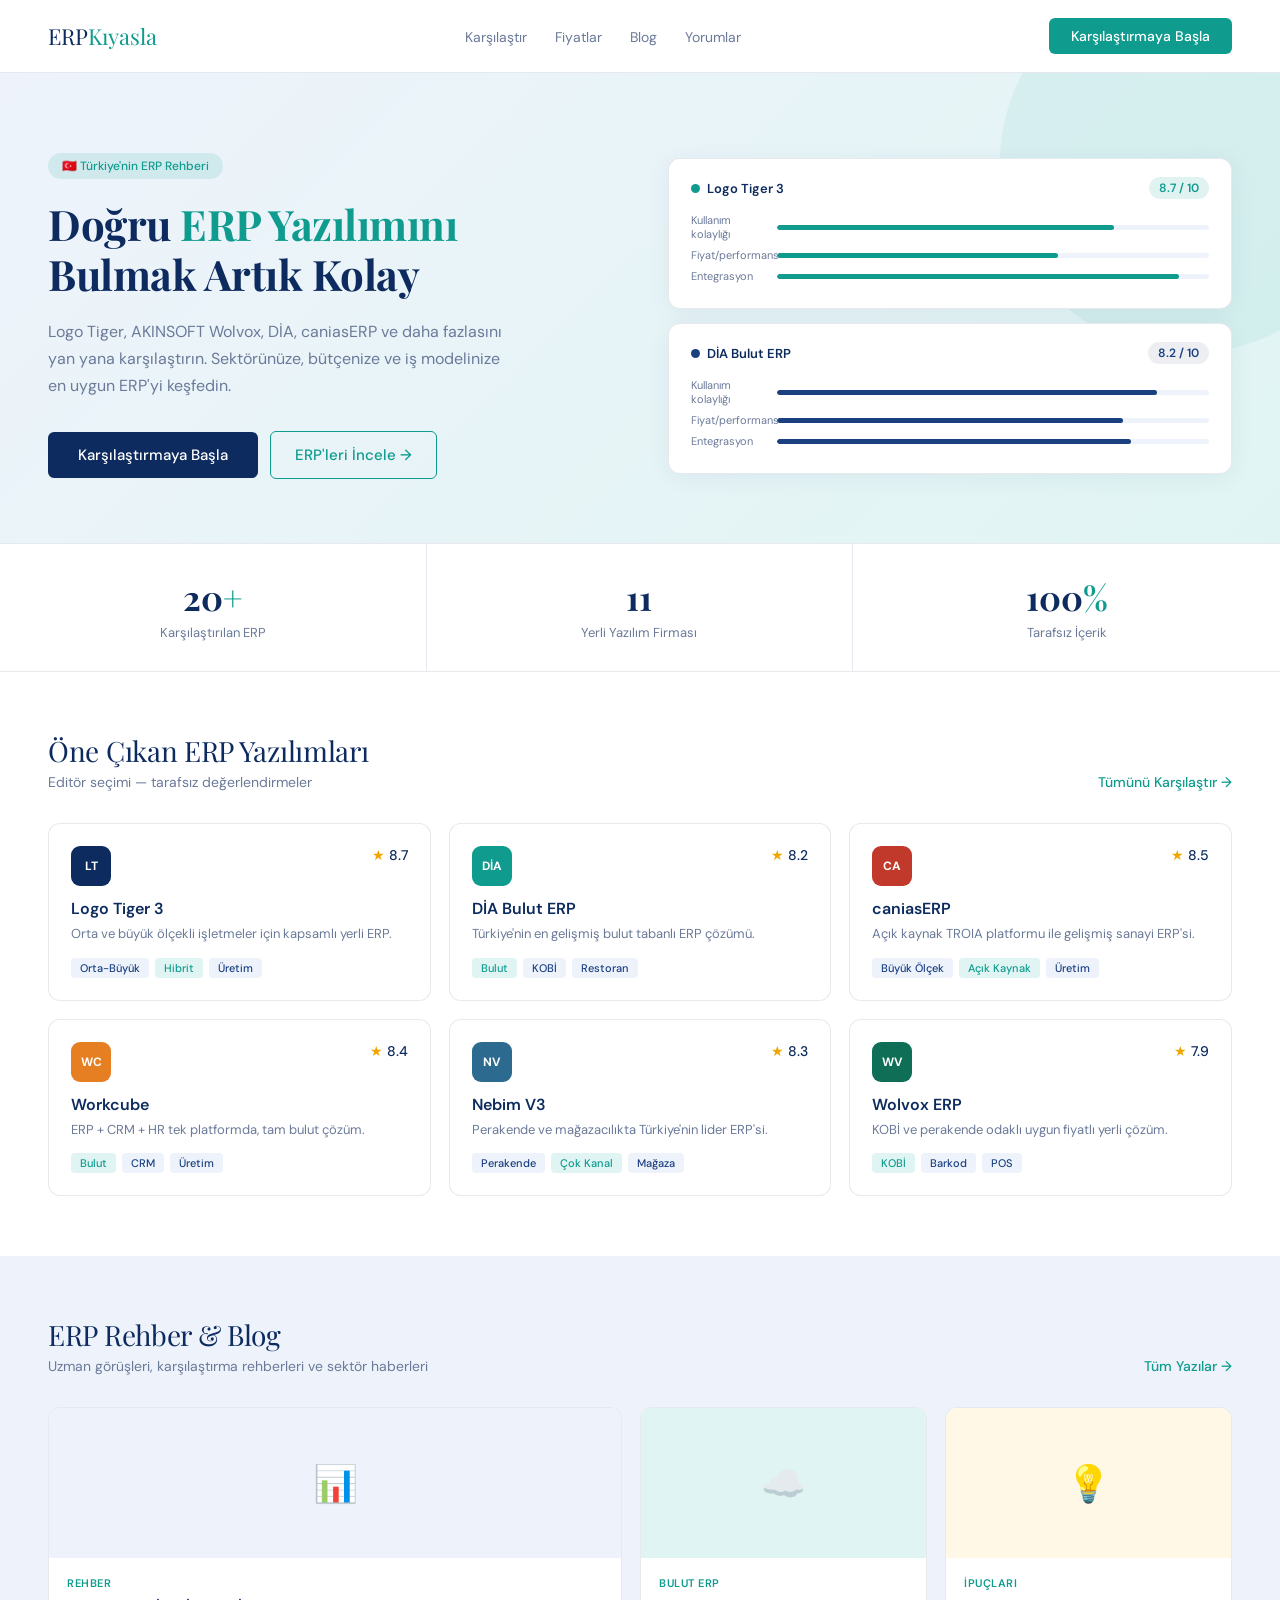
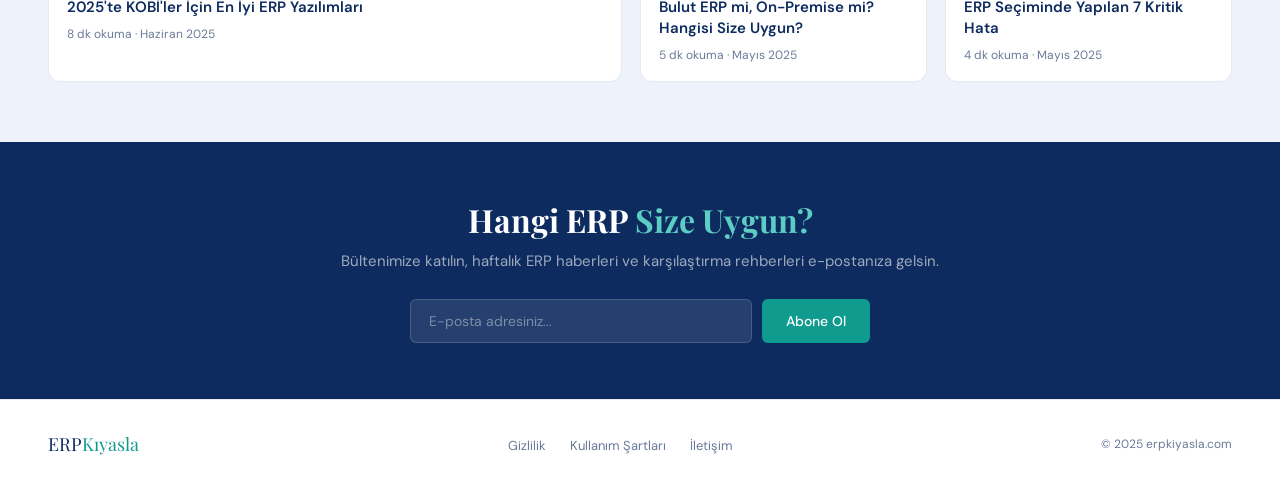
<file: index.html>
<!DOCTYPE html>
<html lang="tr">
<head>
<meta charset="UTF-8">
<meta name="viewport" content="width=device-width, initial-scale=1.0">
<title>ERPKıyasla - Türkiye'nin ERP Karşılaştırma Rehberi</title>
<meta name="description" content="SAP, Logo Tiger, Wolvox, DİA ve daha fazlasını yan yana karşılaştırın. İşletmenize en uygun ERP yazılımını bulun.">
<link rel="preconnect" href="https://fonts.googleapis.com">
<link href="https://fonts.googleapis.com/css2?family=Playfair+Display:wght@600;700&family=DM+Sans:wght@300;400;500&display=swap" rel="stylesheet">
<link rel="stylesheet" href="style.css">
</head>
<body>

<!-- NAV -->
<nav class="nav">
  <div class="logo">ERP<span>Kıyasla</span></div>
  <ul class="nav-links">
    <li><a href="karsilastir.html">Karşılaştır</a></li>
    <li><a href="fiyatlar.html">Fiyatlar</a></li>
    <li><a href="blog.html">Blog</a></li>
    <li><a href="yorumlar.html">Yorumlar</a></li>
  </ul>
  <a href="karsilastir.html" class="nav-cta">Karşılaştırmaya Başla</a>
</nav>

<!-- HERO -->
<section class="hero">
  <div class="hero-content">
    <div class="hero-badge">🇹🇷 Türkiye'nin ERP Rehberi</div>
    <h1>Doğru <em>ERP Yazılımını</em><br>Bulmak Artık Kolay</h1>
    <p>Logo Tiger, AKINSOFT Wolvox, DİA, caniasERP ve daha fazlasını yan yana karşılaştırın. Sektörünüze, bütçenize ve iş modelinize en uygun ERP'yi keşfedin.</p>
    <div class="hero-btns">
      <a href="karsilastir.html" class="btn-primary">Karşılaştırmaya Başla</a>
      <a href="#erpler" class="btn-secondary">ERP'leri İncele →</a>
    </div>
  </div>
  <div class="hero-visual">
    <div class="compare-card">
      <div class="compare-card-header">
        <div class="erp-logo-chip"><div class="erp-dot" style="background:#0F9B8E"></div>Logo Tiger 3</div>
        <span class="score-badge score-high">8.7 / 10</span>
      </div>
      <div class="compare-bar-row"><span class="bar-label">Kullanım kolaylığı</span><div class="bar-track"><div class="bar-fill bar-tq" style="width:78%"></div></div></div>
      <div class="compare-bar-row"><span class="bar-label">Fiyat/performans</span><div class="bar-track"><div class="bar-fill bar-tq" style="width:65%"></div></div></div>
      <div class="compare-bar-row"><span class="bar-label">Entegrasyon</span><div class="bar-track"><div class="bar-fill bar-tq" style="width:93%"></div></div></div>
    </div>
    <div class="compare-card">
      <div class="compare-card-header">
        <div class="erp-logo-chip"><div class="erp-dot" style="background:#1A4080"></div>DİA Bulut ERP</div>
        <span class="score-badge score-mid">8.2 / 10</span>
      </div>
      <div class="compare-bar-row"><span class="bar-label">Kullanım kolaylığı</span><div class="bar-track"><div class="bar-fill bar-nv" style="width:88%"></div></div></div>
      <div class="compare-bar-row"><span class="bar-label">Fiyat/performans</span><div class="bar-track"><div class="bar-fill bar-nv" style="width:80%"></div></div></div>
      <div class="compare-bar-row"><span class="bar-label">Entegrasyon</span><div class="bar-track"><div class="bar-fill bar-nv" style="width:82%"></div></div></div>
    </div>
  </div>
</section>

<!-- STATS -->
<div class="stats">
  <div class="stat-item"><div class="stat-num">20<span>+</span></div><div class="stat-label">Karşılaştırılan ERP</div></div>
  <div class="stat-item"><div class="stat-num">11</div><div class="stat-label">Yerli Yazılım Firması</div></div>
  <div class="stat-item"><div class="stat-num">100<span>%</span></div><div class="stat-label">Tarafsız İçerik</div></div>
</div>

<!-- ERP LİSTESİ -->
<section class="section" id="erpler">
  <div class="section-header">
    <div>
      <div class="section-title">Öne Çıkan ERP Yazılımları</div>
      <div class="section-sub">Editör seçimi — tarafsız değerlendirmeler</div>
    </div>
    <a href="karsilastir.html" class="see-all">Tümünü Karşılaştır →</a>
  </div>
  <div class="erp-grid">
    <div class="erp-item">
      <div class="erp-item-top">
        <div class="erp-icon" style="background:#0D2B5E">LT</div>
        <div class="erp-rating"><span class="star">★</span> 8.7</div>
      </div>
      <div class="erp-name">Logo Tiger 3</div>
      <div class="erp-desc">Orta ve büyük ölçekli işletmeler için kapsamlı yerli ERP.</div>
      <div class="erp-tags"><span class="tag">Orta-Büyük</span><span class="tag tq">Hibrit</span><span class="tag">Üretim</span></div>
    </div>
    <div class="erp-item">
      <div class="erp-item-top">
        <div class="erp-icon" style="background:#0F9B8E">DİA</div>
        <div class="erp-rating"><span class="star">★</span> 8.2</div>
      </div>
      <div class="erp-name">DİA Bulut ERP</div>
      <div class="erp-desc">Türkiye'nin en gelişmiş bulut tabanlı ERP çözümü.</div>
      <div class="erp-tags"><span class="tag tq">Bulut</span><span class="tag">KOBİ</span><span class="tag">Restoran</span></div>
    </div>
    <div class="erp-item">
      <div class="erp-item-top">
        <div class="erp-icon" style="background:#C0392B">CA</div>
        <div class="erp-rating"><span class="star">★</span> 8.5</div>
      </div>
      <div class="erp-name">caniasERP</div>
      <div class="erp-desc">Açık kaynak TROIA platformu ile gelişmiş sanayi ERP'si.</div>
      <div class="erp-tags"><span class="tag">Büyük Ölçek</span><span class="tag tq">Açık Kaynak</span><span class="tag">Üretim</span></div>
    </div>
    <div class="erp-item">
      <div class="erp-item-top">
        <div class="erp-icon" style="background:#E67E22">WC</div>
        <div class="erp-rating"><span class="star">★</span> 8.4</div>
      </div>
      <div class="erp-name">Workcube</div>
      <div class="erp-desc">ERP + CRM + HR tek platformda, tam bulut çözüm.</div>
      <div class="erp-tags"><span class="tag tq">Bulut</span><span class="tag">CRM</span><span class="tag">Üretim</span></div>
    </div>
    <div class="erp-item">
      <div class="erp-item-top">
        <div class="erp-icon" style="background:#2D6A8F">NV</div>
        <div class="erp-rating"><span class="star">★</span> 8.3</div>
      </div>
      <div class="erp-name">Nebim V3</div>
      <div class="erp-desc">Perakende ve mağazacılıkta Türkiye'nin lider ERP'si.</div>
      <div class="erp-tags"><span class="tag">Perakende</span><span class="tag tq">Çok Kanal</span><span class="tag">Mağaza</span></div>
    </div>
    <div class="erp-item">
      <div class="erp-item-top">
        <div class="erp-icon" style="background:#0F6E56">WV</div>
        <div class="erp-rating"><span class="star">★</span> 7.9</div>
      </div>
      <div class="erp-name">Wolvox ERP</div>
      <div class="erp-desc">KOBİ ve perakende odaklı uygun fiyatlı yerli çözüm.</div>
      <div class="erp-tags"><span class="tag tq">KOBİ</span><span class="tag">Barkod</span><span class="tag">POS</span></div>
    </div>
  </div>
</section>

<!-- BLOG -->
<section class="section section-alt">
  <div class="section-header">
    <div>
      <div class="section-title">ERP Rehber & Blog</div>
      <div class="section-sub">Uzman görüşleri, karşılaştırma rehberleri ve sektör haberleri</div>
    </div>
    <a href="#" class="see-all">Tüm Yazılar →</a>
  </div>
  <div class="blog-grid">
    <div class="blog-card">
      <div class="blog-img" style="background:#EEF3FB">📊</div>
      <div class="blog-body">
        <div class="blog-cat">Rehber</div>
        <div class="blog-title">2025'te KOBİ'ler İçin En İyi ERP Yazılımları</div>
        <div class="blog-meta">8 dk okuma · Haziran 2025</div>
      </div>
    </div>
    <div class="blog-card">
      <div class="blog-img" style="background:#E0F5F3">☁️</div>
      <div class="blog-body">
        <div class="blog-cat">Bulut ERP</div>
        <div class="blog-title">Bulut ERP mi, On-Premise mi? Hangisi Size Uygun?</div>
        <div class="blog-meta">5 dk okuma · Mayıs 2025</div>
      </div>
    </div>
    <div class="blog-card">
      <div class="blog-img" style="background:#FFF8E7">💡</div>
      <div class="blog-body">
        <div class="blog-cat">İpuçları</div>
        <div class="blog-title">ERP Seçiminde Yapılan 7 Kritik Hata</div>
        <div class="blog-meta">4 dk okuma · Mayıs 2025</div>
      </div>
    </div>
  </div>
</section>

<!-- CTA -->
<section class="cta-strip">
  <h2>Hangi ERP <em>Size Uygun?</em></h2>
  <p>Bültenimize katılın, haftalık ERP haberleri ve karşılaştırma rehberleri e-postanıza gelsin.</p>
  <div class="cta-input-row">
    <input class="cta-input" type="email" placeholder="E-posta adresiniz...">
    <button class="cta-btn">Abone Ol</button>
  </div>
</section>

<!-- FOOTER -->
<footer class="footer">
  <div class="footer-logo">ERP<span>Kıyasla</span></div>
  <ul class="footer-links">
    <li><a href="#">Gizlilik</a></li>
    <li><a href="#">Kullanım Şartları</a></li>
    <li><a href="#">İletişim</a></li>
  </ul>
  <div class="footer-copy">© 2025 erpkiyasla.com</div>
</footer>

</body>
</html>
</file>
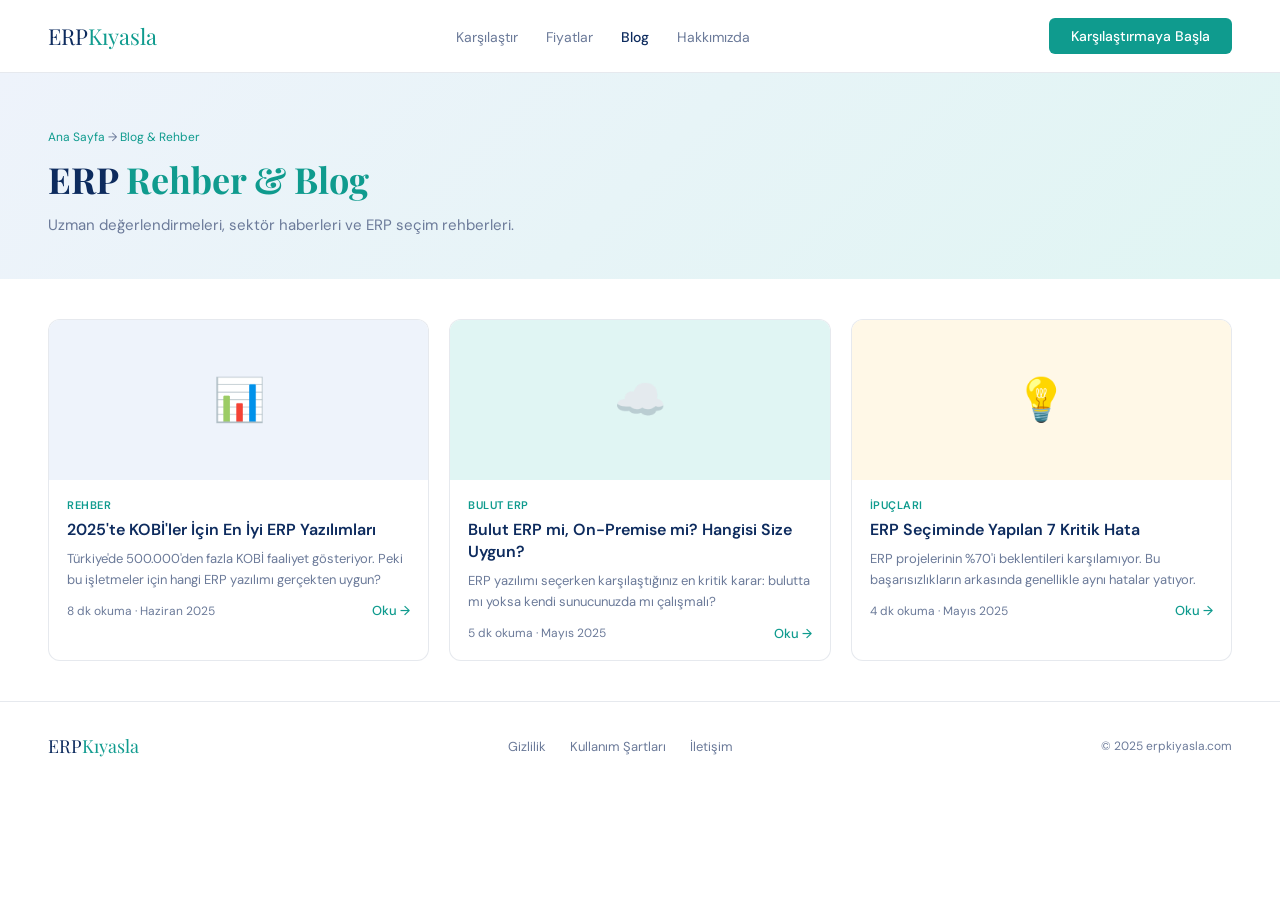
<file: blog.html>
<!DOCTYPE html>
<html lang="tr">
<head>
<meta charset="UTF-8">
<meta name="viewport" content="width=device-width, initial-scale=1.0">
<title>ERP Blog & Rehber - ERPKıyasla</title>
<link href="https://fonts.googleapis.com/css2?family=Playfair+Display:wght@600;700&family=DM+Sans:wght@300;400;500&display=swap" rel="stylesheet">
<link rel="stylesheet" href="style.css">
<style>
.blog-hero{background:linear-gradient(135deg,var(--navy-light) 0%,var(--tq-light) 100%);padding:56px 48px 40px;}
.blog-hero h1{font-family:'Playfair Display',serif;font-size:36px;color:var(--navy);margin-bottom:10px;}
.blog-hero h1 em{font-style:normal;color:var(--tq);}
.blog-hero p{font-size:15px;color:var(--text-muted);max-width:520px;line-height:1.7;}
.blog-main{padding:40px 48px;}
.blog-list{display:grid;grid-template-columns:repeat(3,1fr);gap:20px;}
.bl-card{background:var(--white);border:1px solid var(--border);border-radius:12px;overflow:hidden;transition:box-shadow .2s;cursor:pointer;}
.bl-card:hover{box-shadow:0 6px 24px rgba(13,43,94,0.1);}
.bl-img{height:160px;display:flex;align-items:center;justify-content:center;font-size:42px;}
.bl-body{padding:18px;}
.bl-cat{font-size:11px;font-weight:600;color:var(--tq);text-transform:uppercase;letter-spacing:.5px;margin-bottom:7px;}
.bl-title{font-size:16px;font-weight:600;color:var(--navy);line-height:1.4;margin-bottom:8px;}
.bl-excerpt{font-size:13px;color:var(--text-muted);line-height:1.6;margin-bottom:12px;}
.bl-meta{font-size:12px;color:var(--text-muted);display:flex;align-items:center;justify-content:space-between;}
.bl-read{color:var(--tq);font-weight:500;text-decoration:none;font-size:13px;}
.bl-read:hover{text-decoration:underline;}

/* ARTICLE */
.article-wrap{max-width:780px;margin:0 auto;padding:40px 48px;}
.article-header{margin-bottom:32px;}
.article-cat{font-size:12px;font-weight:600;color:var(--tq);text-transform:uppercase;letter-spacing:.5px;margin-bottom:12px;}
.article-title{font-family:'Playfair Display',serif;font-size:34px;color:var(--navy);line-height:1.3;margin-bottom:14px;letter-spacing:-.5px;}
.article-meta{font-size:13px;color:var(--text-muted);display:flex;gap:16px;flex-wrap:wrap;}
.article-body h2{font-family:'Playfair Display',serif;font-size:22px;color:var(--navy);margin:28px 0 12px;}
.article-body p{font-size:15px;line-height:1.8;color:#3A4560;margin-bottom:16px;}
.article-body ul,.article-body ol{padding-left:20px;margin-bottom:16px;}
.article-body li{font-size:15px;line-height:1.8;color:#3A4560;margin-bottom:6px;}
.article-body strong{color:var(--navy);}
.info-box{background:var(--navy-light);border-left:3px solid var(--tq);padding:16px 20px;border-radius:0 8px 8px 0;margin:20px 0;}
.info-box p{margin:0;font-size:14px;}
.comparison-table{width:100%;border-collapse:collapse;margin:20px 0;font-size:14px;}
.comparison-table th{background:var(--navy);color:#fff;padding:10px 14px;text-align:left;font-size:13px;}
.comparison-table td{padding:10px 14px;border-bottom:1px solid var(--border);}
.comparison-table tr:hover td{background:var(--navy-light);}
.article-divider{border:none;border-top:1px solid var(--border);margin:32px 0;}
.back-btn{display:inline-flex;align-items:center;gap:6px;color:var(--tq);font-size:13px;font-weight:500;text-decoration:none;margin-bottom:24px;}
.back-btn:hover{text-decoration:underline;}

@media(max-width:900px){
.blog-hero,.blog-main{padding:32px 20px;}
.blog-list{grid-template-columns:1fr;}
.article-wrap{padding:24px 20px;}
.article-title{font-size:26px;}
}
</style>
</head>
<body>

<nav class="nav">
  <a href="index.html" class="logo">ERP<span>Kıyasla</span></a>
  <ul class="nav-links">
    <li><a href="karsilastir.html">Karşılaştır</a></li>
    <li><a href="fiyatlar.html">Fiyatlar</a></li>
    <li><a href="blog.html" class="active">Blog</a></li>
    <li><a href="#">Hakkımızda</a></li>
  </ul>
  <a href="karsilastir.html" class="nav-cta">Karşılaştırmaya Başla</a>
</nav>

<!-- Blog listesi -->
<div id="blog-list-view">
  <div class="blog-hero">
    <div class="breadcrumb"><a href="index.html">Ana Sayfa</a> → <span style="color:var(--tq)">Blog & Rehber</span></div>
    <h1>ERP <em>Rehber & Blog</em></h1>
    <p>Uzman değerlendirmeleri, sektör haberleri ve ERP seçim rehberleri.</p>
  </div>

  <div class="blog-main">
    <div class="blog-list">

      <div class="bl-card" onclick="showArticle('art1')">
        <div class="bl-img" style="background:var(--navy-light)">📊</div>
        <div class="bl-body">
          <div class="bl-cat">Rehber</div>
          <div class="bl-title">2025'te KOBİ'ler İçin En İyi ERP Yazılımları</div>
          <div class="bl-excerpt">Türkiye'de 500.000'den fazla KOBİ faaliyet gösteriyor. Peki bu işletmeler için hangi ERP yazılımı gerçekten uygun?</div>
          <div class="bl-meta">
            <span>8 dk okuma · Haziran 2025</span>
            <a class="bl-read" onclick="showArticle('art1')">Oku →</a>
          </div>
        </div>
      </div>

      <div class="bl-card" onclick="showArticle('art2')">
        <div class="bl-img" style="background:var(--tq-light)">☁️</div>
        <div class="bl-body">
          <div class="bl-cat">Bulut ERP</div>
          <div class="bl-title">Bulut ERP mi, On-Premise mi? Hangisi Size Uygun?</div>
          <div class="bl-excerpt">ERP yazılımı seçerken karşılaştığınız en kritik karar: bulutta mı yoksa kendi sunucunuzda mı çalışmalı?</div>
          <div class="bl-meta">
            <span>5 dk okuma · Mayıs 2025</span>
            <a class="bl-read" onclick="showArticle('art2')">Oku →</a>
          </div>
        </div>
      </div>

      <div class="bl-card" onclick="showArticle('art3')">
        <div class="bl-img" style="background:#FFF8E7">💡</div>
        <div class="bl-body">
          <div class="bl-cat">İpuçları</div>
          <div class="bl-title">ERP Seçiminde Yapılan 7 Kritik Hata</div>
          <div class="bl-excerpt">ERP projelerinin %70'i beklentileri karşılamıyor. Bu başarısızlıkların arkasında genellikle aynı hatalar yatıyor.</div>
          <div class="bl-meta">
            <span>4 dk okuma · Mayıs 2025</span>
            <a class="bl-read" onclick="showArticle('art3')">Oku →</a>
          </div>
        </div>
      </div>

    </div>
  </div>
</div>

<!-- MAKALE 1 -->
<div id="art1" style="display:none">
  <div class="article-wrap">
    <a class="back-btn" onclick="showList()">← Blog'a Dön</a>
    <div class="article-header">
      <div class="article-cat">📊 Rehber</div>
      <h1 class="article-title">2025'te KOBİ'ler İçin En İyi ERP Yazılımları</h1>
      <div class="article-meta">
        <span>✍️ ERPKıyasla Editörü</span>
        <span>📅 Haziran 2025</span>
        <span>⏱ 8 dakika okuma</span>
      </div>
    </div>
    <div class="article-body">
      <p>Türkiye'de 500.000'den fazla KOBİ faaliyet gösteriyor. Bu işletmelerin büyük çoğunluğu hâlâ Excel tabloları, ayrı muhasebe yazılımları ve birbirine bağlanmayan sistemlerle çalışıyor. Oysa doğru bir ERP yazılımı, bir KOBİ'nin verimliliğini kısa sürede ciddi ölçüde artırabilir.</p>

      <div class="info-box"><p>💡 <strong>Ne zaman ERP almanız gerekir?</strong> Sipariş takibini kaybetmeye başladığınızda, stok sayımı günler alıyorsa, muhasebe ile satış verileri uyuşmuyorsa — ERP zamanı gelmiştir.</p></div>

      <h2>KOBİ'ler İçin ERP Seçerken Nelere Dikkat Edilmeli?</h2>
      <p>Büyük kurumsal ERP yazılımları (SAP, Oracle gibi) KOBİ'ler için genellikle fazla karmaşık ve pahalıdır. KOBİ'lere uygun bir ERP şu özellikleri taşımalıdır:</p>
      <ul>
        <li><strong>Hızlı kurulum:</strong> 3 ayı aşan kurulum süreleri KOBİ'ler için risklidir.</li>
        <li><strong>Uygun maliyet:</strong> Yıllık 50.000–200.000 ₺ aralığında çözümler mevcuttur.</li>
        <li><strong>Türk mevzuatı uyumu:</strong> e-Fatura, e-Arşiv, e-Defter zorunlu olmalı.</li>
        <li><strong>Kolay kullanım:</strong> Uzun eğitim gerektirmemeli.</li>
        <li><strong>Yerel destek:</strong> Türkçe destek ve kolay ulaşılabilir iş ortakları önemli.</li>
      </ul>

      <h2>2025'te KOBİ'ler İçin Öne Çıkan 5 ERP</h2>

      <h2 style="font-size:18px">1. Logo GO — En Yaygın KOBİ Tercihi</h2>
      <p>Logo'nun KOBİ segmentine yönelik ürünü olan Logo GO, Türkiye'de en fazla kullanılan ERP yazılımlarından biri. Web tabanlı erişim imkanı, hızlı kurulum süresi ve Logo'nun geniş iş ortağı ağı sayesinde güçlü satış sonrası destek sunuyor. Muhasebe, stok yönetimi ve e-Fatura gibi temel modülleri kapsıyor.</p>

      <h2 style="font-size:18px">2. AKINSOFT Wolvox — Fiyat/Kalite Şampiyonu</h2>
      <p>Tek seferlik lisans modeliyle öne çıkan Wolvox ERP, özellikle perakende ve ticaret sektöründeki KOBİ'lerin favorisi. Barkod/POS entegrasyonu, seri/lot takibi ve uygun fiyatlandırması ile öne çıkıyor. Bulut desteği sınırlı olsa da on-premise kurulum için güçlü bir seçenek.</p>

      <h2 style="font-size:18px">3. DİA Bulut ERP — Sıfır IT Maliyeti</h2>
      <p>Sunucu, kurulum, bakım masrafı olmaksızın aylık abonelik modeliyle çalışan DİA, IT altyapısına yatırım yapmak istemeyen KOBİ'ler için ideal. Özellikle restoran, otel ve perakende sektöründe sektörel modülleriyle öne çıkıyor.</p>

      <h2 style="font-size:18px">4. Mikro Jump — Bütçe Dostu Denge</h2>
      <p>35 yılı aşkın geçmişiyle Mikro Yazılım, KOBİ segmentinde güvenilir bir isim. Mikro Jump, muhasebe, stok, satış ve bütçe kontrolü modüllerini dengeli bir fiyatla bir araya getiriyor. Türk mevzuatına tam uyumlu.</p>

      <h2 style="font-size:18px">5. ERP LioX (Uyumsoft) — Modern Bulut Alternatifi</h2>
      <p>Uyumsoft'un yeni nesil bulut ERP'si LioX, modern arayüzü, güçlü API desteği ve iş zekası entegrasyonuyla dikkat çekiyor. Özellikle yazılım entegrasyonuna önem veren ve veriyi analiz etmek isteyen KOBİ'ler için uygun bir seçenek.</p>

      <table class="comparison-table">
        <thead>
          <tr><th>ERP</th><th>Kullanım Kolaylığı</th><th>Fiyat/Kalite</th><th>Bulut</th><th>Önerilen Sektör</th></tr>
        </thead>
        <tbody>
          <tr><td>Logo GO</td><td>⭐⭐⭐⭐</td><td>⭐⭐⭐½</td><td>Kısmi</td><td>Genel KOBİ</td></tr>
          <tr><td>Wolvox ERP</td><td>⭐⭐⭐⭐½</td><td>⭐⭐⭐⭐½</td><td>❌</td><td>Perakende, Ticaret</td></tr>
          <tr><td>DİA ERP</td><td>⭐⭐⭐⭐½</td><td>⭐⭐⭐⭐</td><td>✅ Tam</td><td>Restoran, Otel, Perakende</td></tr>
          <tr><td>Mikro Jump</td><td>⭐⭐⭐⭐½</td><td>⭐⭐⭐⭐½</td><td>Kısmi</td><td>Genel KOBİ</td></tr>
          <tr><td>ERP LioX</td><td>⭐⭐⭐⭐</td><td>⭐⭐⭐⭐</td><td>✅ Tam</td><td>Üretim, Teknoloji</td></tr>
        </tbody>
      </table>

      <h2>Sonuç</h2>
      <p>KOBİ'ler için "en iyi ERP" diye tek bir cevap yok. Perakende firmaları için Wolvox veya DİA uygunken, üretim yapan firmalar için Mikro Run ya da LioX daha iyi bir seçenek olabilir. En doğru yaklaşım: sektörünüze ve önceliklerinize göre 2-3 ERP'yi karşılaştırmak.</p>

      <div class="info-box"><p>🎯 <strong>Hızlı başlangıç:</strong> <a href="karsilastir.html" style="color:var(--tq)">Karşılaştırma aracımızı</a> kullanarak bu 5 ERP'yi yan yana inceleyin.</p></div>
    </div>
    <hr class="article-divider">
    <a class="back-btn" onclick="showList()">← Tüm Yazılara Dön</a>
  </div>
</div>

<!-- MAKALE 2 -->
<div id="art2" style="display:none">
  <div class="article-wrap">
    <a class="back-btn" onclick="showList()">← Blog'a Dön</a>
    <div class="article-header">
      <div class="article-cat">☁️ Bulut ERP</div>
      <h1 class="article-title">Bulut ERP mi, On-Premise mi? Hangisi Size Uygun?</h1>
      <div class="article-meta">
        <span>✍️ ERPKıyasla Editörü</span>
        <span>📅 Mayıs 2025</span>
        <span>⏱ 5 dakika okuma</span>
      </div>
    </div>
    <div class="article-body">
      <p>ERP yazılımı seçerken karşılaştığınız en kritik karar genellikle bu oluyor: Yazılım bulutta mı çalışmalı, yoksa kendi sunucunuzda mı? Her iki modelin de güçlü ve zayıf yönleri var. Doğru seçim tamamen işletmenizin yapısına bağlı.</p>

      <h2>Bulut ERP Nedir?</h2>
      <p>Bulut ERP (SaaS – Software as a Service), yazılımın sağlayıcının sunucularında barındırıldığı ve internet üzerinden erişildiği modeldir. Türkiye'de bu modelde öne çıkan çözümler arasında DİA Bulut ERP, Workcube, ERP LioX ve ERP12 sayılabilir.</p>
      <ul>
        <li>✅ Kurulum gerektirmez, hemen başlanabilir</li>
        <li>✅ Sunucu, donanım ve IT personeli maliyeti yok</li>
        <li>✅ Her yerden, her cihazdan erişim</li>
        <li>✅ Otomatik güncellemeler ve yedekleme</li>
        <li>❌ İnternet bağlantısı zorunlu</li>
        <li>❌ Uzun vadede aylık maliyet birikir</li>
        <li>❌ Veri kontrolü sağlayıcıda</li>
      </ul>

      <h2>On-Premise ERP Nedir?</h2>
      <p>On-premise ERP, yazılımın kendi sunucunuzda kurulup çalıştırıldığı geleneksel modeldir. Logo Tiger, AKINSOFT Wolvox, Mikro ERP bu modelin tipik örnekleridir.</p>
      <ul>
        <li>✅ Veriler tamamen sizde</li>
        <li>✅ İnternet olmadan çalışır</li>
        <li>✅ Uzun vadede daha düşük toplam maliyet olabilir</li>
        <li>❌ Sunucu ve donanım yatırımı gerekir</li>
        <li>❌ IT personeli ya da dış destek gerekebilir</li>
        <li>❌ Uzaktan erişim için ek yapılandırma gerekir</li>
      </ul>

      <table class="comparison-table">
        <thead>
          <tr><th>Kriter</th><th>Bulut ERP</th><th>On-Premise ERP</th></tr>
        </thead>
        <tbody>
          <tr><td>Başlangıç Maliyeti</td><td>Düşük</td><td>Yüksek</td></tr>
          <tr><td>Uzun Vadeli Maliyet</td><td>Birikimli</td><td>Daha düşük olabilir</td></tr>
          <tr><td>Kurulum Süresi</td><td>Günler</td><td>Haftalar / Aylar</td></tr>
          <tr><td>Veri Güvenliği</td><td>Sağlayıcıda</td><td>Firmada</td></tr>
          <tr><td>Mobil Erişim</td><td>Kolay</td><td>Karmaşık</td></tr>
          <tr><td>Özelleştirme</td><td>Sınırlı</td><td>Geniş</td></tr>
          <tr><td>Güncellemeler</td><td>Otomatik</td><td>Manuel / Ücretli</td></tr>
        </tbody>
      </table>

      <h2>Hangi Firmaya Ne Uygun?</h2>
      <div class="info-box"><p>☁️ <strong>Bulut ERP tercih edin eğer:</strong> IT altyapısı kurmak istemiyorsanız, hızlı başlamak istiyorsanız, küçük-orta ölçekliyseniz veya birden fazla şubeden erişim gerekiyorsa.</p></div>
      <div class="info-box"><p>🖥 <strong>On-Premise tercih edin eğer:</strong> Veri gizliliği kritikse, internet altyapınız güvenilir değilse, kapsamlı özelleştirme gerekiyorsa veya büyük ölçekli üretim yapıyorsanız.</p></div>

      <h2>Hibrit Model: En İyisi İkisi Birden</h2>
      <p>Logo Wings ve caniasERP gibi modern ERP'ler artık hem bulut hem on-premise seçeneği sunuyor. Kritik veriler kendi sunucunuzda dururken, erişim bulut üzerinden sağlanabiliyor. Bu hibrit yaklaşım, özellikle orta ve büyük ölçekli firmalar için giderek daha popüler hale geliyor.</p>

      <h2>Sonuç</h2>
      <p>2025 itibarıyla Türkiye'de bulut ERP kullanımı hızla artıyor. Özellikle 10-50 kullanıcılı firmalar için bulut modeli maliyet ve pratiklik açısından öne çıkıyor. Ancak veri güvenliği, üretim süreçleri ve özelleştirme ihtiyacı yüksek firmalar için on-premise hâlâ güçlü bir seçenek olmaya devam ediyor.</p>
    </div>
    <hr class="article-divider">
    <a class="back-btn" onclick="showList()">← Tüm Yazılara Dön</a>
  </div>
</div>

<!-- MAKALE 3 -->
<div id="art3" style="display:none">
  <div class="article-wrap">
    <a class="back-btn" onclick="showList()">← Blog'a Dön</a>
    <div class="article-header">
      <div class="article-cat">💡 İpuçları</div>
      <h1 class="article-title">ERP Seçiminde Yapılan 7 Kritik Hata</h1>
      <div class="article-meta">
        <span>✍️ ERPKıyasla Editörü</span>
        <span>📅 Mayıs 2025</span>
        <span>⏱ 4 dakika okuma</span>
      </div>
    </div>
    <div class="article-body">
      <p>Araştırmalara göre ERP projelerinin yüzde yetmişi beklentileri karşılamıyor. Bu başarısızlıkların arkasında genellikle teknik değil, stratejik hatalar yatıyor. İşte firmalar ERP seçerken en sık yaptığı 7 kritik hata:</p>

      <h2>1. Fiyatı Tek Kriter Olarak Görmek</h2>
      <p>En ucuz ERP çoğu zaman en pahalıya dönüşür. Lisans ücreti düşük bir yazılım, eksik özellikleri nedeniyle ek modül, özelleştirme ve entegrasyon maliyetleri yaratabilir. Toplam sahip olma maliyetini (TCO) değerlendirin: lisans + kurulum + eğitim + yıllık bakım + kayıp verimlilik.</p>

      <h2>2. İhtiyaç Analizi Yapmadan Karar Vermek</h2>
      <p>ERP alımından önce mutlaka bir ihtiyaç analizi yapılmalı. "Hangi süreçlerimiz çalışmıyor?", "Hangi verileri takip edemiyoruz?", "Kaç kullanıcı hangi modülleri kullanacak?" sorularına cevap verilmeden yapılan ERP seçimi neredeyse her zaman hayal kırıklığıyla sonuçlanır.</p>

      <h2>3. Satış Demosuna Güvenmek</h2>
      <p>ERP satıcılarının sunduğu demolar genellikle en iyi senaryolar üzerinden yapılır. Demo sırasında kendi işletmenizin senaryolarını test edin. "Bizim gibi üretim emirleri nasıl giriliyor?", "Çok şubeli stok takibi nasıl çalışıyor?" gibi gerçek hayat sorularını sorun.</p>

      <div class="info-box"><p>✅ <strong>İpucu:</strong> Mutlaka referans müşteri ziyareti isteyin. Aynı sektörden, benzer ölçekteki bir firma ile konuşun.</p></div>

      <h2>4. Üst Yönetimin Desteğini Almadan Başlamak</h2>
      <p>ERP projeleri sadece IT veya muhasebe departmanının işi değil. Şirketteki tüm süreçleri etkiler. CEO veya genel müdür seviyesinde sahiplenilmeyen ERP projeleri direnç, yavaş implementasyon ve başarısızlıkla sonuçlanır.</p>

      <h2>5. Gerçekçi Olmayan Zaman Planı</h2>
      <p>Türkiye'de KOBİ ölçeğinde bir ERP implementasyonu ortalama 3-6 ay sürer. Büyük firmalar için bu süre 12-18 aya kadar çıkabilir. "2 haftada kuralım" beklentisi, veri aktarımı ve eğitim süreçleri göz önüne alındığında gerçekçi değildir.</p>

      <h2>6. Çalışan Eğitimini Küçümsemek</h2>
      <p>ERP yazılımının en pahalı kısmı lisans değil, insanları değişime adapte etmektir. Yeterli eğitim almayan kullanıcılar sistemi yanlış kullanır, veri kirlenir ve yazılımın faydası sıfıra düşer. Bütçenizin en az %20'sini eğitime ayırın.</p>

      <h2>7. Veri Temizliğini Ertelemek</h2>
      <p>"Eski verileri sonra temizleriz" düşüncesi çok tehlikeli. Kirli veri ile başlanan ERP, kirli veri ile devam eder. Sisteme geçmeden önce müşteri kartları, stok bilgileri ve bakiyeler mutlaka temizlenmeli ve doğrulanmalıdır.</p>

      <h2>Özet: ERP Başarı Kontrol Listesi</h2>
      <ul>
        <li>✅ İhtiyaç analizi yapıldı mı?</li>
        <li>✅ TCO (toplam maliyet) hesaplandı mı?</li>
        <li>✅ Gerçek senaryo demosu yapıldı mı?</li>
        <li>✅ Referans müşteri ziyareti yapıldı mı?</li>
        <li>✅ Üst yönetim projeye sahip çıkıyor mu?</li>
        <li>✅ Gerçekçi zaman planı hazırlandı mı?</li>
        <li>✅ Eğitim bütçesi ayrıldı mı?</li>
        <li>✅ Veri temizliği planlandı mı?</li>
      </ul>

      <div class="info-box"><p>🎯 Doğru ERP'yi bulmak için <a href="karsilastir.html" style="color:var(--tq)">karşılaştırma aracımızı</a> kullanın. İhtiyacınıza göre filtreleyip yan yana inceleyin.</p></div>
    </div>
    <hr class="article-divider">
    <a class="back-btn" onclick="showList()">← Tüm Yazılara Dön</a>
  </div>
</div>

<footer class="footer">
  <div class="footer-logo">ERP<span>Kıyasla</span></div>
  <ul class="footer-links">
    <li><a href="#">Gizlilik</a></li>
    <li><a href="#">Kullanım Şartları</a></li>
    <li><a href="#">İletişim</a></li>
  </ul>
  <div class="footer-copy">© 2025 erpkiyasla.com</div>
</footer>

<script>
function showArticle(id) {
  document.getElementById('blog-list-view').style.display = 'none';
  ['art1','art2','art3'].forEach(a => document.getElementById(a).style.display = 'none');
  document.getElementById(id).style.display = 'block';
  window.scrollTo(0,0);
}
function showList() {
  ['art1','art2','art3'].forEach(a => document.getElementById(a).style.display = 'none');
  document.getElementById('blog-list-view').style.display = 'block';
  window.scrollTo(0,0);
}
</script>
</body>
</html>
</file>
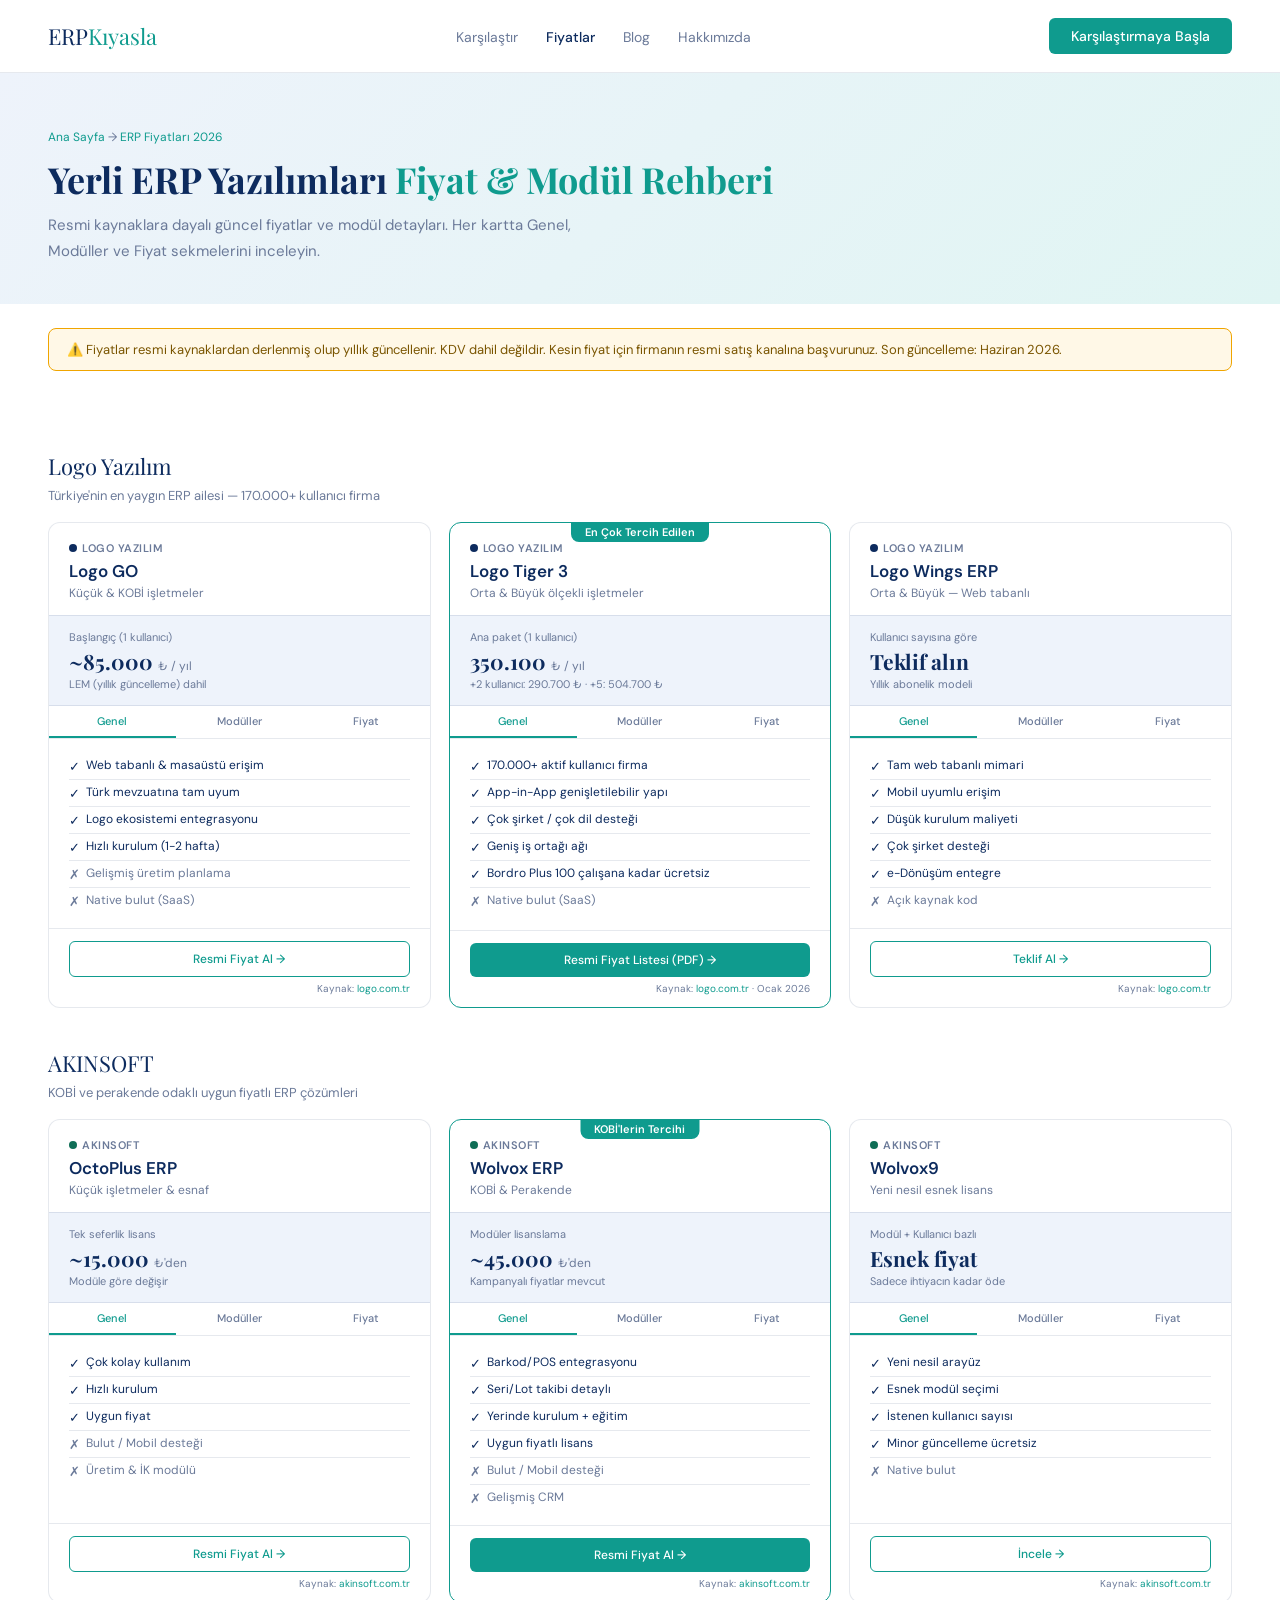
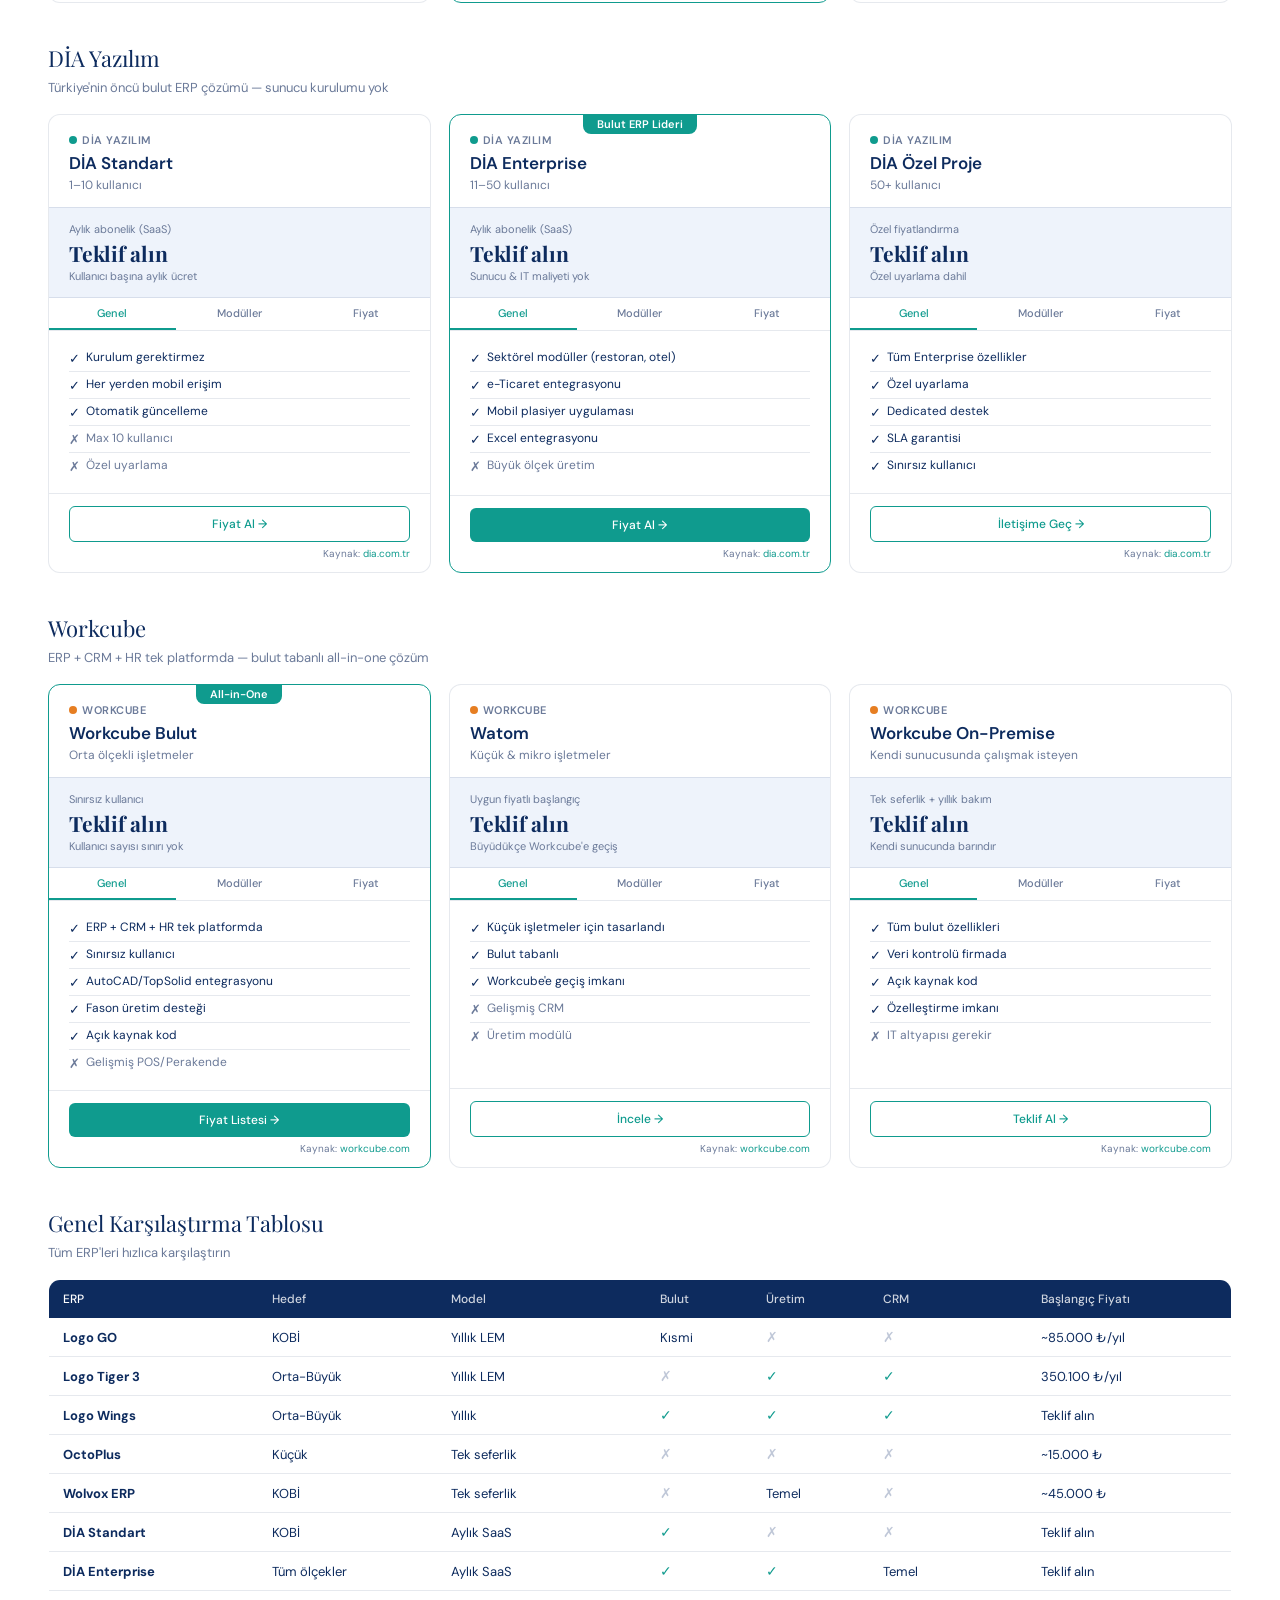
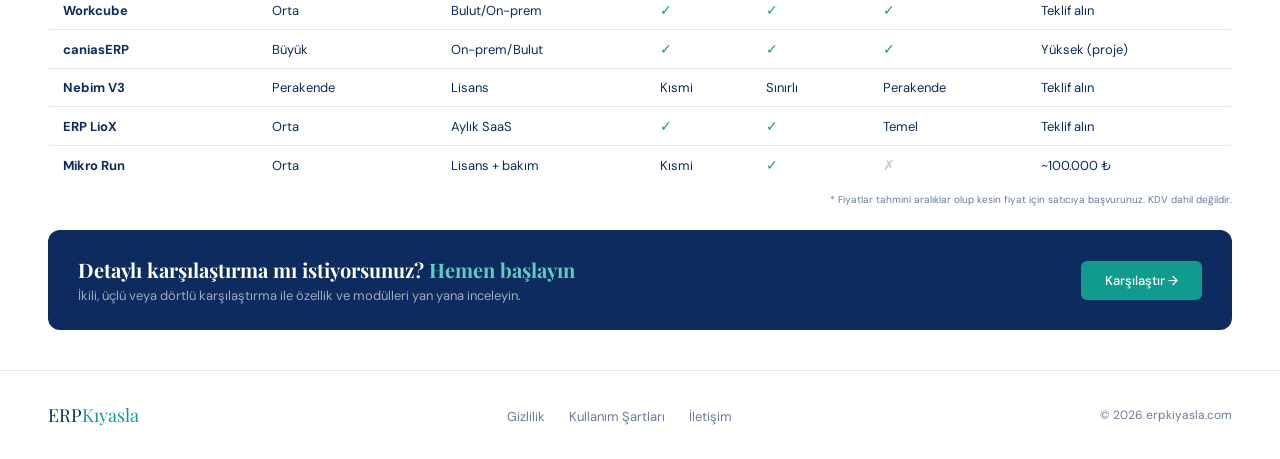
<file: fiyatlar.html>
<!DOCTYPE html>
<html lang="tr">
<head>
<meta charset="UTF-8">
<meta name="viewport" content="width=device-width, initial-scale=1.0">
<title>ERP Fiyatları 2026 - ERPKıyasla</title>
<meta name="description" content="Logo Tiger, AKINSOFT Wolvox, DİA ERP, Workcube ve daha fazlasının 2026 fiyat listesi. Modül detayları ve paket karşılaştırması.">
<link href="https://fonts.googleapis.com/css2?family=Playfair+Display:wght@600;700&family=DM+Sans:wght@300;400;500&display=swap" rel="stylesheet">
<link rel="stylesheet" href="style.css">
<style>
.price-hero{background:linear-gradient(135deg,var(--navy-light) 0%,var(--tq-light) 100%);padding:56px 48px 40px;}
.price-hero h1{font-family:'Playfair Display',serif;font-size:36px;color:var(--navy);margin-bottom:10px;}
.price-hero h1 em{font-style:normal;color:var(--tq);}
.price-hero p{font-size:15px;color:var(--text-muted);max-width:560px;line-height:1.7;}
.disclaimer{background:#FFF8E7;border:1px solid #F0A500;border-radius:8px;padding:12px 18px;margin:24px 48px 0;font-size:13px;color:#7A5500;display:flex;align-items:flex-start;gap:8px;}
.price-section{padding:40px 48px;}
.cat-title{font-family:'Playfair Display',serif;font-size:22px;color:var(--navy);margin-bottom:6px;margin-top:40px;}
.cat-sub{font-size:13px;color:var(--text-muted);margin-bottom:18px;}

/* PRICE CARD */
.price-grid{display:grid;grid-template-columns:repeat(3,1fr);gap:18px;margin-bottom:32px;}
.price-card{background:var(--white);border:1px solid var(--border);border-radius:12px;overflow:hidden;transition:box-shadow .2s;display:flex;flex-direction:column;}
.price-card:hover{box-shadow:0 6px 24px rgba(13,43,94,0.08);}
.price-card.featured{border-color:var(--tq);position:relative;}
.featured-badge{position:absolute;top:-1px;left:50%;transform:translateX(-50%);background:var(--tq);color:#fff;font-size:11px;font-weight:600;padding:3px 14px;border-radius:0 0 8px 8px;white-space:nowrap;}
.pc-head{padding:18px 20px 14px;}
.pc-vendor{font-size:11px;font-weight:600;color:var(--text-muted);text-transform:uppercase;letter-spacing:.5px;margin-bottom:5px;display:flex;align-items:center;gap:5px;}
.pc-dot{width:8px;height:8px;border-radius:50%;flex-shrink:0;}
.pc-name{font-size:17px;font-weight:600;color:var(--navy);margin-bottom:3px;}
.pc-target{font-size:12px;color:var(--text-muted);}
.pc-price-box{padding:14px 20px;background:var(--navy-light);border-top:1px solid var(--border);border-bottom:1px solid var(--border);}
.pc-price-label{font-size:11px;color:var(--text-muted);margin-bottom:3px;}
.pc-price{font-family:'Playfair Display',serif;font-size:21px;font-weight:700;color:var(--navy);}
.pc-price span{font-size:12px;font-weight:400;font-family:'DM Sans',sans-serif;color:var(--text-muted);}
.pc-price-note{font-size:11px;color:var(--text-muted);margin-top:2px;}

/* TABS */
.pc-tabs{display:flex;border-bottom:1px solid var(--border);background:var(--white);}
.pc-tab{flex:1;padding:8px 4px;font-size:11px;font-weight:500;text-align:center;cursor:pointer;color:var(--text-muted);border-bottom:2px solid transparent;transition:all .15s;font-family:'DM Sans',sans-serif;background:none;border-left:none;border-right:none;border-top:none;}
.pc-tab.on{color:var(--tq);border-bottom-color:var(--tq);}

/* TAB CONTENT */
.pc-tab-content{display:none;padding:14px 20px;flex:1;}
.pc-tab-content.on{display:block;}
.pc-feature{display:flex;align-items:flex-start;gap:6px;font-size:12px;color:var(--navy);padding:4px 0;border-bottom:1px solid var(--border);}
.pc-feature:last-child{border-bottom:none;}
.pc-feature .fi{flex-shrink:0;font-size:13px;margin-top:1px;}
.pc-feature.no{color:var(--text-muted);}
.pc-feature.paid{color:#7A5500;}
.pc-feature .badge{font-size:10px;padding:1px 6px;border-radius:10px;margin-left:auto;flex-shrink:0;}
.badge-free{background:var(--tq-light);color:var(--tq);}
.badge-paid{background:#FFF8E7;color:#7A5500;}

/* MODULE LIST */
.mod-list{display:flex;flex-direction:column;gap:0;}
.mod-item{display:flex;align-items:center;justify-content:space-between;padding:5px 0;border-bottom:1px solid var(--border);font-size:12px;}
.mod-item:last-child{border-bottom:none;}
.mod-name{display:flex;align-items:center;gap:5px;color:var(--navy);}
.mod-status{font-size:10px;padding:2px 7px;border-radius:10px;font-weight:500;}
.ms-dahil{background:var(--tq-light);color:var(--tq);}
.ms-ekstra{background:#FFF8E7;color:#7A5500;}
.ms-yok{background:var(--navy-light);color:var(--text-muted);}

.pc-footer{padding:12px 20px;border-top:1px solid var(--border);margin-top:auto;}
.pc-btn{display:block;text-align:center;padding:9px;border-radius:6px;font-size:12px;font-weight:500;text-decoration:none;transition:all .2s;}
.pc-btn-primary{background:var(--tq);color:#fff;}
.pc-btn-primary:hover{background:var(--navy);}
.pc-btn-secondary{background:transparent;color:var(--tq);border:1.5px solid var(--tq);}
.pc-btn-secondary:hover{background:var(--tq-light);}
.price-source{font-size:10px;color:var(--text-muted);text-align:right;margin-top:5px;}
.price-source a{color:var(--tq);text-decoration:none;}

/* SUMMARY TABLE */
.sum-table{width:100%;border-collapse:collapse;background:var(--white);border:1px solid var(--border);border-radius:12px;overflow:hidden;margin-bottom:8px;font-size:13px;}
.sum-table thead tr{background:var(--navy);}
.sum-table thead th{padding:11px 14px;color:rgba(255,255,255,.8);text-align:left;font-size:12px;font-weight:500;}
.sum-table thead th:first-child{color:#fff;}
.sum-table tbody td{padding:10px 14px;border-bottom:1px solid var(--border);vertical-align:middle;}
.sum-table tbody tr:last-child td{border-bottom:none;}
.sum-table tbody tr:hover td{background:var(--navy-light);}
.check{color:var(--tq);font-size:14px;}
.cross{color:#C0C8D8;font-size:14px;}

.compare-cta{background:var(--navy);border-radius:12px;padding:26px 30px;display:flex;align-items:center;justify-content:space-between;margin-top:16px;}
.compare-cta h3{font-family:'Playfair Display',serif;font-size:20px;color:#fff;margin-bottom:4px;}
.compare-cta h3 em{font-style:normal;color:var(--tq-mid);}
.compare-cta p{font-size:13px;color:rgba(255,255,255,.6);}

@media(max-width:900px){
  .price-grid{grid-template-columns:1fr;}
  .price-hero,.price-section{padding:32px 20px;}
  .disclaimer{margin:16px 20px 0;}
}
</style>
</head>
<body>

<nav class="nav">
  <a href="index.html" class="logo">ERP<span>Kıyasla</span></a>
  <ul class="nav-links">
    <li><a href="karsilastir.html">Karşılaştır</a></li>
    <li><a href="fiyatlar.html" class="active">Fiyatlar</a></li>
    <li><a href="blog.html">Blog</a></li>
    <li><a href="#">Hakkımızda</a></li>
  </ul>
  <a href="karsilastir.html" class="nav-cta">Karşılaştırmaya Başla</a>
</nav>

<div class="price-hero">
  <div class="breadcrumb"><a href="index.html">Ana Sayfa</a> → <span style="color:var(--tq)">ERP Fiyatları 2026</span></div>
  <h1>Yerli ERP Yazılımları <em>Fiyat & Modül Rehberi</em></h1>
  <p>Resmi kaynaklara dayalı güncel fiyatlar ve modül detayları. Her kartta Genel, Modüller ve Fiyat sekmelerini inceleyin.</p>
</div>

<div class="disclaimer">⚠️ Fiyatlar resmi kaynaklardan derlenmiş olup yıllık güncellenir. KDV dahil değildir. Kesin fiyat için firmanın resmi satış kanalına başvurunuz. Son güncelleme: Haziran 2026.</div>

<div class="price-section">

<!-- LOGO YAZILIM -->
<div class="cat-title">Logo Yazılım</div>
<div class="cat-sub">Türkiye'nin en yaygın ERP ailesi — 170.000+ kullanıcı firma</div>
<div class="price-grid">

  <!-- LOGO GO -->
  <div class="price-card">
    <div class="pc-head">
      <div class="pc-vendor"><div class="pc-dot" style="background:#0D2B5E"></div>Logo Yazılım</div>
      <div class="pc-name">Logo GO</div>
      <div class="pc-target">Küçük & KOBİ işletmeler</div>
    </div>
    <div class="pc-price-box">
      <div class="pc-price-label">Başlangıç (1 kullanıcı)</div>
      <div class="pc-price">~85.000 <span>₺ / yıl</span></div>
      <div class="pc-price-note">LEM (yıllık güncelleme) dahil</div>
    </div>
    <div class="pc-tabs">
      <button class="pc-tab on" onclick="switchTab(this,'go-genel')">Genel</button>
      <button class="pc-tab" onclick="switchTab(this,'go-modul')">Modüller</button>
      <button class="pc-tab" onclick="switchTab(this,'go-fiyat')">Fiyat</button>
    </div>
    <div id="go-genel" class="pc-tab-content on">
      <div class="pc-feature"><span class="fi">✓</span>Web tabanlı & masaüstü erişim</div>
      <div class="pc-feature"><span class="fi">✓</span>Türk mevzuatına tam uyum</div>
      <div class="pc-feature"><span class="fi">✓</span>Logo ekosistemi entegrasyonu</div>
      <div class="pc-feature"><span class="fi">✓</span>Hızlı kurulum (1-2 hafta)</div>
      <div class="pc-feature no"><span class="fi">✗</span>Gelişmiş üretim planlama</div>
      <div class="pc-feature no"><span class="fi">✗</span>Native bulut (SaaS)</div>
    </div>
    <div id="go-modul" class="pc-tab-content">
      <div class="mod-item"><div class="mod-name">💰 Muhasebe & Finans</div><span class="mod-status ms-dahil">Dahil</span></div>
      <div class="mod-item"><div class="mod-name">📦 Stok Yönetimi</div><span class="mod-status ms-dahil">Dahil</span></div>
      <div class="mod-item"><div class="mod-name">🛒 Satış & Sipariş</div><span class="mod-status ms-dahil">Dahil</span></div>
      <div class="mod-item"><div class="mod-name">🛍 Satın Alma</div><span class="mod-status ms-dahil">Dahil</span></div>
      <div class="mod-item"><div class="mod-name">📄 e-Fatura / e-Arşiv</div><span class="mod-status ms-ekstra">Ek ücret</span></div>
      <div class="mod-item"><div class="mod-name">🏭 Üretim</div><span class="mod-status ms-yok">Yok</span></div>
      <div class="mod-item"><div class="mod-name">👥 İnsan Kaynakları</div><span class="mod-status ms-yok">Yok</span></div>
      <div class="mod-item"><div class="mod-name">🤝 CRM</div><span class="mod-status ms-yok">Yok</span></div>
    </div>
    <div id="go-fiyat" class="pc-tab-content">
      <div class="mod-item"><div class="mod-name">Ana Paket (1 kullanıcı)</div><span style="font-size:12px;font-weight:600;color:var(--navy)">~85.000 ₺</span></div>
      <div class="mod-item"><div class="mod-name">+2 Kullanıcı artırımı</div><span style="font-size:12px;color:var(--text-muted)">Teklif alın</span></div>
      <div class="mod-item"><div class="mod-name">e-Fatura modülü</div><span style="font-size:12px;color:var(--text-muted)">Ek ücret</span></div>
      <div class="mod-item"><div class="mod-name">LEM (yıllık güncelleme)</div><span style="font-size:12px;color:var(--tq)">1. yıl ücretsiz</span></div>
      <div class="mod-item"><div class="mod-name">Eğitim</div><span style="font-size:12px;color:var(--text-muted)">Ayrı ücretli</span></div>
    </div>
    <div class="pc-footer">
      <a href="https://www.logo.com.tr" target="_blank" class="pc-btn pc-btn-secondary">Resmi Fiyat Al →</a>
      <div class="price-source">Kaynak: <a href="https://www.logo.com.tr" target="_blank">logo.com.tr</a></div>
    </div>
  </div>

  <!-- LOGO TIGER 3 -->
  <div class="price-card featured">
    <div class="featured-badge">En Çok Tercih Edilen</div>
    <div class="pc-head">
      <div class="pc-vendor"><div class="pc-dot" style="background:#0D2B5E"></div>Logo Yazılım</div>
      <div class="pc-name">Logo Tiger 3</div>
      <div class="pc-target">Orta & Büyük ölçekli işletmeler</div>
    </div>
    <div class="pc-price-box">
      <div class="pc-price-label">Ana paket (1 kullanıcı)</div>
      <div class="pc-price">350.100 <span>₺ / yıl</span></div>
      <div class="pc-price-note">+2 kullanıcı: 290.700 ₺ · +5: 504.700 ₺</div>
    </div>
    <div class="pc-tabs">
      <button class="pc-tab on" onclick="switchTab(this,'t3-genel')">Genel</button>
      <button class="pc-tab" onclick="switchTab(this,'t3-modul')">Modüller</button>
      <button class="pc-tab" onclick="switchTab(this,'t3-fiyat')">Fiyat</button>
    </div>
    <div id="t3-genel" class="pc-tab-content on">
      <div class="pc-feature"><span class="fi">✓</span>170.000+ aktif kullanıcı firma</div>
      <div class="pc-feature"><span class="fi">✓</span>App-in-App genişletilebilir yapı</div>
      <div class="pc-feature"><span class="fi">✓</span>Çok şirket / çok dil desteği</div>
      <div class="pc-feature"><span class="fi">✓</span>Geniş iş ortağı ağı</div>
      <div class="pc-feature"><span class="fi">✓</span>Bordro Plus 100 çalışana kadar ücretsiz</div>
      <div class="pc-feature no"><span class="fi">✗</span>Native bulut (SaaS)</div>
    </div>
    <div id="t3-modul" class="pc-tab-content">
      <div class="mod-item"><div class="mod-name">💰 Muhasebe & Finans</div><span class="mod-status ms-dahil">Dahil</span></div>
      <div class="mod-item"><div class="mod-name">📦 Stok & Depo</div><span class="mod-status ms-dahil">Dahil</span></div>
      <div class="mod-item"><div class="mod-name">🛒 Satış & Sipariş</div><span class="mod-status ms-dahil">Dahil</span></div>
      <div class="mod-item"><div class="mod-name">🛍 Satın Alma</div><span class="mod-status ms-dahil">Dahil</span></div>
      <div class="mod-item"><div class="mod-name">🏭 Üretim Planlama</div><span class="mod-status ms-dahil">Dahil</span></div>
      <div class="mod-item"><div class="mod-name">👥 İnsan Kaynakları</div><span class="mod-status ms-dahil">Dahil</span></div>
      <div class="mod-item"><div class="mod-name">🤝 CRM</div><span class="mod-status ms-dahil">Dahil</span></div>
      <div class="mod-item"><div class="mod-name">📋 Proje Takibi</div><span class="mod-status ms-dahil">Dahil</span></div>
      <div class="mod-item"><div class="mod-name">📄 e-Fatura</div><span class="mod-status ms-ekstra">Ek ücret</span></div>
      <div class="mod-item"><div class="mod-name">📊 Dış Ticaret</div><span class="mod-status ms-ekstra">235.600 ₺</span></div>
      <div class="mod-item"><div class="mod-name">🏪 Perakende/POS</div><span class="mod-status ms-ekstra">95.800 ₺</span></div>
      <div class="mod-item"><div class="mod-name">🌍 Yabancı Dil Paketi</div><span class="mod-status ms-ekstra">252.900 ₺/dil</span></div>
    </div>
    <div id="t3-fiyat" class="pc-tab-content">
      <div class="mod-item"><div class="mod-name">Ana Paket (1 kullanıcı)</div><span style="font-size:12px;font-weight:600;color:var(--navy)">350.100 ₺</span></div>
      <div class="mod-item"><div class="mod-name">+2 Kullanıcı artırımı</div><span style="font-size:12px;font-weight:600;color:var(--navy)">290.700 ₺</span></div>
      <div class="mod-item"><div class="mod-name">+5 Kullanıcı artırımı</div><span style="font-size:12px;font-weight:600;color:var(--navy)">504.700 ₺</span></div>
      <div class="mod-item"><div class="mod-name">+10 Kullanıcı artırımı</div><span style="font-size:12px;font-weight:600;color:var(--navy)">908.200 ₺</span></div>
      <div class="mod-item"><div class="mod-name">Teklif Yönetimi</div><span style="font-size:12px;color:var(--text-muted)">184.100 ₺</span></div>
      <div class="mod-item"><div class="mod-name">Dış Ticaret</div><span style="font-size:12px;color:var(--text-muted)">235.600 ₺</span></div>
      <div class="mod-item"><div class="mod-name">LEM (1. yıl)</div><span style="font-size:12px;color:var(--tq)">Ücretsiz</span></div>
    </div>
    <div class="pc-footer">
      <a href="https://cdn.logo.com.tr/files/logocomtr/Uploads/Documents/logo-tiger-3-fiyat-listesi.pdf" target="_blank" class="pc-btn pc-btn-primary">Resmi Fiyat Listesi (PDF) →</a>
      <div class="price-source">Kaynak: <a href="https://www.logo.com.tr" target="_blank">logo.com.tr</a> · Ocak 2026</div>
    </div>
  </div>

  <!-- LOGO WINGS -->
  <div class="price-card">
    <div class="pc-head">
      <div class="pc-vendor"><div class="pc-dot" style="background:#0D2B5E"></div>Logo Yazılım</div>
      <div class="pc-name">Logo Wings ERP</div>
      <div class="pc-target">Orta & Büyük — Web tabanlı</div>
    </div>
    <div class="pc-price-box">
      <div class="pc-price-label">Kullanıcı sayısına göre</div>
      <div class="pc-price">Teklif alın</div>
      <div class="pc-price-note">Yıllık abonelik modeli</div>
    </div>
    <div class="pc-tabs">
      <button class="pc-tab on" onclick="switchTab(this,'lw-genel')">Genel</button>
      <button class="pc-tab" onclick="switchTab(this,'lw-modul')">Modüller</button>
      <button class="pc-tab" onclick="switchTab(this,'lw-fiyat')">Fiyat</button>
    </div>
    <div id="lw-genel" class="pc-tab-content on">
      <div class="pc-feature"><span class="fi">✓</span>Tam web tabanlı mimari</div>
      <div class="pc-feature"><span class="fi">✓</span>Mobil uyumlu erişim</div>
      <div class="pc-feature"><span class="fi">✓</span>Düşük kurulum maliyeti</div>
      <div class="pc-feature"><span class="fi">✓</span>Çok şirket desteği</div>
      <div class="pc-feature"><span class="fi">✓</span>e-Dönüşüm entegre</div>
      <div class="pc-feature no"><span class="fi">✗</span>Açık kaynak kod</div>
    </div>
    <div id="lw-modul" class="pc-tab-content">
      <div class="mod-item"><div class="mod-name">💰 Muhasebe & Finans</div><span class="mod-status ms-dahil">Dahil</span></div>
      <div class="mod-item"><div class="mod-name">📦 Stok & Depo</div><span class="mod-status ms-dahil">Dahil</span></div>
      <div class="mod-item"><div class="mod-name">🛒 Satış & CRM</div><span class="mod-status ms-dahil">Dahil</span></div>
      <div class="mod-item"><div class="mod-name">🛍 Satın Alma</div><span class="mod-status ms-dahil">Dahil</span></div>
      <div class="mod-item"><div class="mod-name">🏭 Üretim</div><span class="mod-status ms-dahil">Dahil</span></div>
      <div class="mod-item"><div class="mod-name">👥 İnsan Kaynakları</div><span class="mod-status ms-dahil">Dahil</span></div>
      <div class="mod-item"><div class="mod-name">📱 Mobil Erişim</div><span class="mod-status ms-dahil">Dahil</span></div>
      <div class="mod-item"><div class="mod-name">🔗 Tedarik Zinciri</div><span class="mod-status ms-dahil">Dahil</span></div>
      <div class="mod-item"><div class="mod-name">📄 e-Dönüşüm</div><span class="mod-status ms-ekstra">Ek ücret</span></div>
    </div>
    <div id="lw-fiyat" class="pc-tab-content">
      <div class="mod-item"><div class="mod-name">Lisans modeli</div><span style="font-size:12px;color:var(--text-muted)">Yıllık abonelik</span></div>
      <div class="mod-item"><div class="mod-name">Fiyatlandırma</div><span style="font-size:12px;color:var(--text-muted)">Kullanıcı başına</span></div>
      <div class="mod-item"><div class="mod-name">Kurulum maliyeti</div><span style="font-size:12px;color:var(--tq)">Düşük</span></div>
      <div class="mod-item"><div class="mod-name">Kesin fiyat için</div><span style="font-size:12px;color:var(--text-muted)">Teklif alın</span></div>
    </div>
    <div class="pc-footer">
      <a href="https://www.logo.com.tr" target="_blank" class="pc-btn pc-btn-secondary">Teklif Al →</a>
      <div class="price-source">Kaynak: <a href="https://www.logo.com.tr" target="_blank">logo.com.tr</a></div>
    </div>
  </div>
</div>

<!-- AKINSOFT -->
<div class="cat-title">AKINSOFT</div>
<div class="cat-sub">KOBİ ve perakende odaklı uygun fiyatlı ERP çözümleri</div>
<div class="price-grid">

  <div class="price-card">
    <div class="pc-head">
      <div class="pc-vendor"><div class="pc-dot" style="background:#0F6E56"></div>AKINSOFT</div>
      <div class="pc-name">OctoPlus ERP</div>
      <div class="pc-target">Küçük işletmeler & esnaf</div>
    </div>
    <div class="pc-price-box">
      <div class="pc-price-label">Tek seferlik lisans</div>
      <div class="pc-price">~15.000 <span>₺'den</span></div>
      <div class="pc-price-note">Modüle göre değişir</div>
    </div>
    <div class="pc-tabs">
      <button class="pc-tab on" onclick="switchTab(this,'op-genel')">Genel</button>
      <button class="pc-tab" onclick="switchTab(this,'op-modul')">Modüller</button>
      <button class="pc-tab" onclick="switchTab(this,'op-fiyat')">Fiyat</button>
    </div>
    <div id="op-genel" class="pc-tab-content on">
      <div class="pc-feature"><span class="fi">✓</span>Çok kolay kullanım</div>
      <div class="pc-feature"><span class="fi">✓</span>Hızlı kurulum</div>
      <div class="pc-feature"><span class="fi">✓</span>Uygun fiyat</div>
      <div class="pc-feature no"><span class="fi">✗</span>Bulut / Mobil desteği</div>
      <div class="pc-feature no"><span class="fi">✗</span>Üretim & İK modülü</div>
    </div>
    <div id="op-modul" class="pc-tab-content">
      <div class="mod-item"><div class="mod-name">💰 Ön Muhasebe</div><span class="mod-status ms-dahil">Dahil</span></div>
      <div class="mod-item"><div class="mod-name">📦 Stok Yönetimi</div><span class="mod-status ms-dahil">Dahil</span></div>
      <div class="mod-item"><div class="mod-name">🛒 Satış & Faturalama</div><span class="mod-status ms-dahil">Dahil</span></div>
      <div class="mod-item"><div class="mod-name">🏦 Kasa / Banka</div><span class="mod-status ms-dahil">Dahil</span></div>
      <div class="mod-item"><div class="mod-name">📄 e-Fatura / e-Arşiv</div><span class="mod-status ms-ekstra">Ek ücret</span></div>
      <div class="mod-item"><div class="mod-name">🏭 Üretim</div><span class="mod-status ms-yok">Yok</span></div>
      <div class="mod-item"><div class="mod-name">👥 İnsan Kaynakları</div><span class="mod-status ms-yok">Yok</span></div>
      <div class="mod-item"><div class="mod-name">🤝 CRM</div><span class="mod-status ms-yok">Yok</span></div>
    </div>
    <div id="op-fiyat" class="pc-tab-content">
      <div class="mod-item"><div class="mod-name">Başlangıç lisans</div><span style="font-size:12px;font-weight:600;color:var(--navy)">~15.000 ₺</span></div>
      <div class="mod-item"><div class="mod-name">Lisans tipi</div><span style="font-size:12px;color:var(--text-muted)">Tek seferlik</span></div>
      <div class="mod-item"><div class="mod-name">Güncelleme</div><span style="font-size:12px;color:var(--tq)">Minor: Ücretsiz</span></div>
    </div>
    <div class="pc-footer">
      <a href="https://www.akinsoft.com.tr" target="_blank" class="pc-btn pc-btn-secondary">Resmi Fiyat Al →</a>
      <div class="price-source">Kaynak: <a href="https://www.akinsoft.com.tr" target="_blank">akinsoft.com.tr</a></div>
    </div>
  </div>

  <div class="price-card featured">
    <div class="featured-badge">KOBİ'lerin Tercihi</div>
    <div class="pc-head">
      <div class="pc-vendor"><div class="pc-dot" style="background:#0F6E56"></div>AKINSOFT</div>
      <div class="pc-name">Wolvox ERP</div>
      <div class="pc-target">KOBİ & Perakende</div>
    </div>
    <div class="pc-price-box">
      <div class="pc-price-label">Modüler lisanslama</div>
      <div class="pc-price">~45.000 <span>₺'den</span></div>
      <div class="pc-price-note">Kampanyalı fiyatlar mevcut</div>
    </div>
    <div class="pc-tabs">
      <button class="pc-tab on" onclick="switchTab(this,'wv-genel')">Genel</button>
      <button class="pc-tab" onclick="switchTab(this,'wv-modul')">Modüller</button>
      <button class="pc-tab" onclick="switchTab(this,'wv-fiyat')">Fiyat</button>
    </div>
    <div id="wv-genel" class="pc-tab-content on">
      <div class="pc-feature"><span class="fi">✓</span>Barkod/POS entegrasyonu</div>
      <div class="pc-feature"><span class="fi">✓</span>Seri/Lot takibi detaylı</div>
      <div class="pc-feature"><span class="fi">✓</span>Yerinde kurulum + eğitim</div>
      <div class="pc-feature"><span class="fi">✓</span>Uygun fiyatlı lisans</div>
      <div class="pc-feature no"><span class="fi">✗</span>Bulut / Mobil desteği</div>
      <div class="pc-feature no"><span class="fi">✗</span>Gelişmiş CRM</div>
    </div>
    <div id="wv-modul" class="pc-tab-content">
      <div class="mod-item"><div class="mod-name">💰 Muhasebe & Finans</div><span class="mod-status ms-dahil">Dahil</span></div>
      <div class="mod-item"><div class="mod-name">📦 Stok & Depo</div><span class="mod-status ms-dahil">Dahil</span></div>
      <div class="mod-item"><div class="mod-name">🛒 Satış & Sipariş</div><span class="mod-status ms-dahil">Dahil</span></div>
      <div class="mod-item"><div class="mod-name">🛍 Satın Alma</div><span class="mod-status ms-dahil">Dahil</span></div>
      <div class="mod-item"><div class="mod-name">🏷 Barkod / POS</div><span class="mod-status ms-dahil">Dahil</span></div>
      <div class="mod-item"><div class="mod-name">🔢 Seri / Lot Takibi</div><span class="mod-status ms-dahil">Dahil</span></div>
      <div class="mod-item"><div class="mod-name">📋 Fiyat Listesi</div><span class="mod-status ms-dahil">Dahil</span></div>
      <div class="mod-item"><div class="mod-name">👥 İnsan Kaynakları</div><span class="mod-status ms-dahil">Dahil</span></div>
      <div class="mod-item"><div class="mod-name">🏭 Üretim (Temel)</div><span class="mod-status ms-ekstra">Ek modül</span></div>
      <div class="mod-item"><div class="mod-name">📄 e-Fatura / e-Arşiv</div><span class="mod-status ms-ekstra">Kontör bazlı</span></div>
      <div class="mod-item"><div class="mod-name">🤝 CRM (Gelişmiş)</div><span class="mod-status ms-yok">Yok</span></div>
    </div>
    <div id="wv-fiyat" class="pc-tab-content">
      <div class="mod-item"><div class="mod-name">Başlangıç lisans</div><span style="font-size:12px;font-weight:600;color:var(--navy)">~45.000 ₺</span></div>
      <div class="mod-item"><div class="mod-name">Lisans tipi</div><span style="font-size:12px;color:var(--text-muted)">Tek seferlik</span></div>
      <div class="mod-item"><div class="mod-name">Minor güncelleme</div><span style="font-size:12px;color:var(--tq)">Ücretsiz</span></div>
      <div class="mod-item"><div class="mod-name">Major versiyon geçiş</div><span style="font-size:12px;color:var(--text-muted)">Ücretli</span></div>
      <div class="mod-item"><div class="mod-name">Kampanya indirimleri</div><span style="font-size:12px;color:var(--tq)">Dönemsel %indirim</span></div>
    </div>
    <div class="pc-footer">
      <a href="https://www.akinsoft.com.tr" target="_blank" class="pc-btn pc-btn-primary">Resmi Fiyat Al →</a>
      <div class="price-source">Kaynak: <a href="https://www.akinsoft.com.tr" target="_blank">akinsoft.com.tr</a></div>
    </div>
  </div>

  <div class="price-card">
    <div class="pc-head">
      <div class="pc-vendor"><div class="pc-dot" style="background:#0F6E56"></div>AKINSOFT</div>
      <div class="pc-name">Wolvox9</div>
      <div class="pc-target">Yeni nesil esnek lisans</div>
    </div>
    <div class="pc-price-box">
      <div class="pc-price-label">Modül + Kullanıcı bazlı</div>
      <div class="pc-price">Esnek fiyat</div>
      <div class="pc-price-note">Sadece ihtiyacın kadar öde</div>
    </div>
    <div class="pc-tabs">
      <button class="pc-tab on" onclick="switchTab(this,'w9-genel')">Genel</button>
      <button class="pc-tab" onclick="switchTab(this,'w9-modul')">Modüller</button>
      <button class="pc-tab" onclick="switchTab(this,'w9-fiyat')">Fiyat</button>
    </div>
    <div id="w9-genel" class="pc-tab-content on">
      <div class="pc-feature"><span class="fi">✓</span>Yeni nesil arayüz</div>
      <div class="pc-feature"><span class="fi">✓</span>Esnek modül seçimi</div>
      <div class="pc-feature"><span class="fi">✓</span>İstenen kullanıcı sayısı</div>
      <div class="pc-feature"><span class="fi">✓</span>Minor güncelleme ücretsiz</div>
      <div class="pc-feature no"><span class="fi">✗</span>Native bulut</div>
    </div>
    <div id="w9-modul" class="pc-tab-content">
      <div class="mod-item"><div class="mod-name">💰 Muhasebe</div><span class="mod-status ms-dahil">Seçilebilir</span></div>
      <div class="mod-item"><div class="mod-name">📦 Stok</div><span class="mod-status ms-dahil">Seçilebilir</span></div>
      <div class="mod-item"><div class="mod-name">🛒 Satış</div><span class="mod-status ms-dahil">Seçilebilir</span></div>
      <div class="mod-item"><div class="mod-name">🏭 Üretim</div><span class="mod-status ms-dahil">Seçilebilir</span></div>
      <div class="mod-item"><div class="mod-name">👥 İnsan Kaynakları</div><span class="mod-status ms-dahil">Seçilebilir</span></div>
      <div class="mod-item"><div class="mod-name">📄 e-Dönüşüm</div><span class="mod-status ms-ekstra">Kontör bazlı</span></div>
    </div>
    <div id="w9-fiyat" class="pc-tab-content">
      <div class="mod-item"><div class="mod-name">Fiyatlandırma</div><span style="font-size:12px;color:var(--text-muted)">Modül + Kullanıcı</span></div>
      <div class="mod-item"><div class="mod-name">Esneklik</div><span style="font-size:12px;color:var(--tq)">Yüksek</span></div>
      <div class="mod-item"><div class="mod-name">Kesin fiyat için</div><span style="font-size:12px;color:var(--text-muted)">Teklif alın</span></div>
    </div>
    <div class="pc-footer">
      <a href="https://www.akinsoft.com/wolvox9" target="_blank" class="pc-btn pc-btn-secondary">İncele →</a>
      <div class="price-source">Kaynak: <a href="https://www.akinsoft.com.tr" target="_blank">akinsoft.com.tr</a></div>
    </div>
  </div>
</div>

<!-- DIA -->
<div class="cat-title">DİA Yazılım</div>
<div class="cat-sub">Türkiye'nin öncü bulut ERP çözümü — sunucu kurulumu yok</div>
<div class="price-grid">
  <div class="price-card">
    <div class="pc-head">
      <div class="pc-vendor"><div class="pc-dot" style="background:#0F9B8E"></div>DİA Yazılım</div>
      <div class="pc-name">DİA Standart</div>
      <div class="pc-target">1–10 kullanıcı</div>
    </div>
    <div class="pc-price-box">
      <div class="pc-price-label">Aylık abonelik (SaaS)</div>
      <div class="pc-price">Teklif alın</div>
      <div class="pc-price-note">Kullanıcı başına aylık ücret</div>
    </div>
    <div class="pc-tabs">
      <button class="pc-tab on" onclick="switchTab(this,'ds-genel')">Genel</button>
      <button class="pc-tab" onclick="switchTab(this,'ds-modul')">Modüller</button>
      <button class="pc-tab" onclick="switchTab(this,'ds-fiyat')">Fiyat</button>
    </div>
    <div id="ds-genel" class="pc-tab-content on">
      <div class="pc-feature"><span class="fi">✓</span>Kurulum gerektirmez</div>
      <div class="pc-feature"><span class="fi">✓</span>Her yerden mobil erişim</div>
      <div class="pc-feature"><span class="fi">✓</span>Otomatik güncelleme</div>
      <div class="pc-feature no"><span class="fi">✗</span>Max 10 kullanıcı</div>
      <div class="pc-feature no"><span class="fi">✗</span>Özel uyarlama</div>
    </div>
    <div id="ds-modul" class="pc-tab-content">
      <div class="mod-item"><div class="mod-name">💰 Muhasebe & Finans</div><span class="mod-status ms-dahil">Dahil</span></div>
      <div class="mod-item"><div class="mod-name">📦 Stok & Sipariş</div><span class="mod-status ms-dahil">Dahil</span></div>
      <div class="mod-item"><div class="mod-name">🛒 Satış</div><span class="mod-status ms-dahil">Dahil</span></div>
      <div class="mod-item"><div class="mod-name">📄 e-Fatura / e-Arşiv</div><span class="mod-status ms-dahil">Dahil</span></div>
      <div class="mod-item"><div class="mod-name">📱 Mobil Erişim</div><span class="mod-status ms-dahil">Dahil</span></div>
      <div class="mod-item"><div class="mod-name">🏭 Üretim (Reçete)</div><span class="mod-status ms-yok">Yok</span></div>
      <div class="mod-item"><div class="mod-name">🍽 Restoran Modülü</div><span class="mod-status ms-yok">Yok</span></div>
    </div>
    <div id="ds-fiyat" class="pc-tab-content">
      <div class="mod-item"><div class="mod-name">Model</div><span style="font-size:12px;color:var(--text-muted)">Aylık SaaS</span></div>
      <div class="mod-item"><div class="mod-name">IT yatırımı</div><span style="font-size:12px;color:var(--tq)">Sıfır</span></div>
      <div class="mod-item"><div class="mod-name">Kesin fiyat için</div><span style="font-size:12px;color:var(--text-muted)">Teklif alın</span></div>
    </div>
    <div class="pc-footer">
      <a href="https://www.dia.com.tr" target="_blank" class="pc-btn pc-btn-secondary">Fiyat Al →</a>
      <div class="price-source">Kaynak: <a href="https://www.dia.com.tr" target="_blank">dia.com.tr</a></div>
    </div>
  </div>

  <div class="price-card featured">
    <div class="featured-badge">Bulut ERP Lideri</div>
    <div class="pc-head">
      <div class="pc-vendor"><div class="pc-dot" style="background:#0F9B8E"></div>DİA Yazılım</div>
      <div class="pc-name">DİA Enterprise</div>
      <div class="pc-target">11–50 kullanıcı</div>
    </div>
    <div class="pc-price-box">
      <div class="pc-price-label">Aylık abonelik (SaaS)</div>
      <div class="pc-price">Teklif alın</div>
      <div class="pc-price-note">Sunucu & IT maliyeti yok</div>
    </div>
    <div class="pc-tabs">
      <button class="pc-tab on" onclick="switchTab(this,'de-genel')">Genel</button>
      <button class="pc-tab" onclick="switchTab(this,'de-modul')">Modüller</button>
      <button class="pc-tab" onclick="switchTab(this,'de-fiyat')">Fiyat</button>
    </div>
    <div id="de-genel" class="pc-tab-content on">
      <div class="pc-feature"><span class="fi">✓</span>Sektörel modüller (restoran, otel)</div>
      <div class="pc-feature"><span class="fi">✓</span>e-Ticaret entegrasyonu</div>
      <div class="pc-feature"><span class="fi">✓</span>Mobil plasiyer uygulaması</div>
      <div class="pc-feature"><span class="fi">✓</span>Excel entegrasyonu</div>
      <div class="pc-feature no"><span class="fi">✗</span>Büyük ölçek üretim</div>
    </div>
    <div id="de-modul" class="pc-tab-content">
      <div class="mod-item"><div class="mod-name">💰 Muhasebe & Finans</div><span class="mod-status ms-dahil">Dahil</span></div>
      <div class="mod-item"><div class="mod-name">📦 Stok (Seri/Lot)</div><span class="mod-status ms-dahil">Dahil</span></div>
      <div class="mod-item"><div class="mod-name">🛒 Satış & Sipariş</div><span class="mod-status ms-dahil">Dahil</span></div>
      <div class="mod-item"><div class="mod-name">🛍 Satın Alma</div><span class="mod-status ms-dahil">Dahil</span></div>
      <div class="mod-item"><div class="mod-name">🏭 Üretim (Reçete/Emir)</div><span class="mod-status ms-dahil">Dahil</span></div>
      <div class="mod-item"><div class="mod-name">👥 İnsan Kaynakları</div><span class="mod-status ms-dahil">Dahil</span></div>
      <div class="mod-item"><div class="mod-name">🛍 e-Ticaret</div><span class="mod-status ms-dahil">Dahil</span></div>
      <div class="mod-item"><div class="mod-name">📱 Mobil Plasiyer</div><span class="mod-status ms-dahil">Dahil</span></div>
      <div class="mod-item"><div class="mod-name">🍽 Restoran Modülü</div><span class="mod-status ms-dahil">Dahil</span></div>
      <div class="mod-item"><div class="mod-name">🏨 Otel Modülü</div><span class="mod-status ms-dahil">Dahil</span></div>
      <div class="mod-item"><div class="mod-name">📄 e-Fatura / e-Arşiv</div><span class="mod-status ms-dahil">Dahil</span></div>
      <div class="mod-item"><div class="mod-name">⚙️ Süreç Yönetimi</div><span class="mod-status ms-dahil">Dahil</span></div>
    </div>
    <div id="de-fiyat" class="pc-tab-content">
      <div class="mod-item"><div class="mod-name">Model</div><span style="font-size:12px;color:var(--text-muted)">Aylık SaaS</span></div>
      <div class="mod-item"><div class="mod-name">Sunucu maliyeti</div><span style="font-size:12px;color:var(--tq)">Sıfır</span></div>
      <div class="mod-item"><div class="mod-name">IT yatırımı</div><span style="font-size:12px;color:var(--tq)">Sıfır</span></div>
      <div class="mod-item"><div class="mod-name">Kesin fiyat için</div><span style="font-size:12px;color:var(--text-muted)">Teklif alın</span></div>
    </div>
    <div class="pc-footer">
      <a href="https://www.dia.com.tr" target="_blank" class="pc-btn pc-btn-primary">Fiyat Al →</a>
      <div class="price-source">Kaynak: <a href="https://www.dia.com.tr" target="_blank">dia.com.tr</a></div>
    </div>
  </div>

  <div class="price-card">
    <div class="pc-head">
      <div class="pc-vendor"><div class="pc-dot" style="background:#0F9B8E"></div>DİA Yazılım</div>
      <div class="pc-name">DİA Özel Proje</div>
      <div class="pc-target">50+ kullanıcı</div>
    </div>
    <div class="pc-price-box">
      <div class="pc-price-label">Özel fiyatlandırma</div>
      <div class="pc-price">Teklif alın</div>
      <div class="pc-price-note">Özel uyarlama dahil</div>
    </div>
    <div class="pc-tabs">
      <button class="pc-tab on" onclick="switchTab(this,'dp-genel')">Genel</button>
      <button class="pc-tab" onclick="switchTab(this,'dp-modul')">Modüller</button>
      <button class="pc-tab" onclick="switchTab(this,'dp-fiyat')">Fiyat</button>
    </div>
    <div id="dp-genel" class="pc-tab-content on">
      <div class="pc-feature"><span class="fi">✓</span>Tüm Enterprise özellikler</div>
      <div class="pc-feature"><span class="fi">✓</span>Özel uyarlama</div>
      <div class="pc-feature"><span class="fi">✓</span>Dedicated destek</div>
      <div class="pc-feature"><span class="fi">✓</span>SLA garantisi</div>
      <div class="pc-feature"><span class="fi">✓</span>Sınırsız kullanıcı</div>
    </div>
    <div id="dp-modul" class="pc-tab-content">
      <div class="mod-item"><div class="mod-name">Tüm modüller</div><span class="mod-status ms-dahil">Dahil</span></div>
      <div class="mod-item"><div class="mod-name">🔧 Özel Uyarlama</div><span class="mod-status ms-dahil">Dahil</span></div>
      <div class="mod-item"><div class="mod-name">🔌 API & Entegrasyon</div><span class="mod-status ms-dahil">Dahil</span></div>
      <div class="mod-item"><div class="mod-name">📞 Dedicated Destek</div><span class="mod-status ms-dahil">Dahil</span></div>
    </div>
    <div id="dp-fiyat" class="pc-tab-content">
      <div class="mod-item"><div class="mod-name">Fiyatlandırma</div><span style="font-size:12px;color:var(--text-muted)">Özel proje bazlı</span></div>
      <div class="mod-item"><div class="mod-name">İletişim</div><span style="font-size:12px;color:var(--text-muted)">Teklif alın</span></div>
    </div>
    <div class="pc-footer">
      <a href="https://www.dia.com.tr" target="_blank" class="pc-btn pc-btn-secondary">İletişime Geç →</a>
      <div class="price-source">Kaynak: <a href="https://www.dia.com.tr" target="_blank">dia.com.tr</a></div>
    </div>
  </div>
</div>

<!-- WORKCUBE -->
<div class="cat-title">Workcube</div>
<div class="cat-sub">ERP + CRM + HR tek platformda — bulut tabanlı all-in-one çözüm</div>
<div class="price-grid">
  <div class="price-card featured">
    <div class="featured-badge">All-in-One</div>
    <div class="pc-head">
      <div class="pc-vendor"><div class="pc-dot" style="background:#E67E22"></div>Workcube</div>
      <div class="pc-name">Workcube Bulut</div>
      <div class="pc-target">Orta ölçekli işletmeler</div>
    </div>
    <div class="pc-price-box">
      <div class="pc-price-label">Sınırsız kullanıcı</div>
      <div class="pc-price">Teklif alın</div>
      <div class="pc-price-note">Kullanıcı sayısı sınırı yok</div>
    </div>
    <div class="pc-tabs">
      <button class="pc-tab on" onclick="switchTab(this,'wc-genel')">Genel</button>
      <button class="pc-tab" onclick="switchTab(this,'wc-modul')">Modüller</button>
      <button class="pc-tab" onclick="switchTab(this,'wc-fiyat')">Fiyat</button>
    </div>
    <div id="wc-genel" class="pc-tab-content on">
      <div class="pc-feature"><span class="fi">✓</span>ERP + CRM + HR tek platformda</div>
      <div class="pc-feature"><span class="fi">✓</span>Sınırsız kullanıcı</div>
      <div class="pc-feature"><span class="fi">✓</span>AutoCAD/TopSolid entegrasyonu</div>
      <div class="pc-feature"><span class="fi">✓</span>Fason üretim desteği</div>
      <div class="pc-feature"><span class="fi">✓</span>Açık kaynak kod</div>
      <div class="pc-feature no"><span class="fi">✗</span>Gelişmiş POS/Perakende</div>
    </div>
    <div id="wc-modul" class="pc-tab-content">
      <div class="mod-item"><div class="mod-name">💰 Muhasebe & Finans</div><span class="mod-status ms-dahil">Dahil</span></div>
      <div class="mod-item"><div class="mod-name">📦 Stok & Depo</div><span class="mod-status ms-dahil">Dahil</span></div>
      <div class="mod-item"><div class="mod-name">🛒 Satış & Sipariş</div><span class="mod-status ms-dahil">Dahil</span></div>
      <div class="mod-item"><div class="mod-name">🛍 Online İhale/Satın Alma</div><span class="mod-status ms-dahil">Dahil</span></div>
      <div class="mod-item"><div class="mod-name">🏭 Üretim (MRP/MES)</div><span class="mod-status ms-dahil">Dahil</span></div>
      <div class="mod-item"><div class="mod-name">🤝 CRM (Gelişmiş)</div><span class="mod-status ms-dahil">Dahil</span></div>
      <div class="mod-item"><div class="mod-name">👥 İnsan Kaynakları</div><span class="mod-status ms-dahil">Dahil</span></div>
      <div class="mod-item"><div class="mod-name">📋 Proje Yönetimi</div><span class="mod-status ms-dahil">Dahil</span></div>
      <div class="mod-item"><div class="mod-name">🛍 e-Ticaret</div><span class="mod-status ms-dahil">Dahil</span></div>
      <div class="mod-item"><div class="mod-name">🔩 Fason Üretim</div><span class="mod-status ms-dahil">Dahil</span></div>
      <div class="mod-item"><div class="mod-name">📐 AutoCAD Entegrasyonu</div><span class="mod-status ms-dahil">Dahil</span></div>
      <div class="mod-item"><div class="mod-name">📄 e-Fatura / e-Arşiv</div><span class="mod-status ms-dahil">Dahil</span></div>
    </div>
    <div id="wc-fiyat" class="pc-tab-content">
      <div class="mod-item"><div class="mod-name">Model</div><span style="font-size:12px;color:var(--text-muted)">Bulut / On-premise</span></div>
      <div class="mod-item"><div class="mod-name">Kullanıcı sınırı</div><span style="font-size:12px;color:var(--tq)">Sınırsız</span></div>
      <div class="mod-item"><div class="mod-name">Kesin fiyat için</div><span style="font-size:12px;color:var(--text-muted)">Teklif alın</span></div>
    </div>
    <div class="pc-footer">
      <a href="https://www.workcube.com/tr/all-in-one-prices-erp-crm-hr" target="_blank" class="pc-btn pc-btn-primary">Fiyat Listesi →</a>
      <div class="price-source">Kaynak: <a href="https://www.workcube.com" target="_blank">workcube.com</a></div>
    </div>
  </div>

  <div class="price-card">
    <div class="pc-head">
      <div class="pc-vendor"><div class="pc-dot" style="background:#E67E22"></div>Workcube</div>
      <div class="pc-name">Watom</div>
      <div class="pc-target">Küçük & mikro işletmeler</div>
    </div>
    <div class="pc-price-box">
      <div class="pc-price-label">Uygun fiyatlı başlangıç</div>
      <div class="pc-price">Teklif alın</div>
      <div class="pc-price-note">Büyüdükçe Workcube'e geçiş</div>
    </div>
    <div class="pc-tabs">
      <button class="pc-tab on" onclick="switchTab(this,'wa-genel')">Genel</button>
      <button class="pc-tab" onclick="switchTab(this,'wa-modul')">Modüller</button>
      <button class="pc-tab" onclick="switchTab(this,'wa-fiyat')">Fiyat</button>
    </div>
    <div id="wa-genel" class="pc-tab-content on">
      <div class="pc-feature"><span class="fi">✓</span>Küçük işletmeler için tasarlandı</div>
      <div class="pc-feature"><span class="fi">✓</span>Bulut tabanlı</div>
      <div class="pc-feature"><span class="fi">✓</span>Workcube'e geçiş imkanı</div>
      <div class="pc-feature no"><span class="fi">✗</span>Gelişmiş CRM</div>
      <div class="pc-feature no"><span class="fi">✗</span>Üretim modülü</div>
    </div>
    <div id="wa-modul" class="pc-tab-content">
      <div class="mod-item"><div class="mod-name">💰 Temel Muhasebe</div><span class="mod-status ms-dahil">Dahil</span></div>
      <div class="mod-item"><div class="mod-name">📦 Stok</div><span class="mod-status ms-dahil">Dahil</span></div>
      <div class="mod-item"><div class="mod-name">🛒 Satış</div><span class="mod-status ms-dahil">Dahil</span></div>
      <div class="mod-item"><div class="mod-name">📄 e-Fatura</div><span class="mod-status ms-dahil">Dahil</span></div>
      <div class="mod-item"><div class="mod-name">🏭 Üretim</div><span class="mod-status ms-yok">Yok</span></div>
      <div class="mod-item"><div class="mod-name">🤝 CRM</div><span class="mod-status ms-yok">Yok</span></div>
    </div>
    <div id="wa-fiyat" class="pc-tab-content">
      <div class="mod-item"><div class="mod-name">Model</div><span style="font-size:12px;color:var(--text-muted)">Aylık SaaS</span></div>
      <div class="mod-item"><div class="mod-name">Kesin fiyat için</div><span style="font-size:12px;color:var(--text-muted)">Teklif alın</span></div>
    </div>
    <div class="pc-footer">
      <a href="https://www.workcube.com/watom-kucuk-mikro-kobi-isletme-muhasebe-uretim-ticaret-yazilimi-erp-crm-hr" target="_blank" class="pc-btn pc-btn-secondary">İncele →</a>
      <div class="price-source">Kaynak: <a href="https://www.workcube.com" target="_blank">workcube.com</a></div>
    </div>
  </div>

  <div class="price-card">
    <div class="pc-head">
      <div class="pc-vendor"><div class="pc-dot" style="background:#E67E22"></div>Workcube</div>
      <div class="pc-name">Workcube On-Premise</div>
      <div class="pc-target">Kendi sunucusunda çalışmak isteyen</div>
    </div>
    <div class="pc-price-box">
      <div class="pc-price-label">Tek seferlik + yıllık bakım</div>
      <div class="pc-price">Teklif alın</div>
      <div class="pc-price-note">Kendi sunucunda barındır</div>
    </div>
    <div class="pc-tabs">
      <button class="pc-tab on" onclick="switchTab(this,'wo-genel')">Genel</button>
      <button class="pc-tab" onclick="switchTab(this,'wo-modul')">Modüller</button>
      <button class="pc-tab" onclick="switchTab(this,'wo-fiyat')">Fiyat</button>
    </div>
    <div id="wo-genel" class="pc-tab-content on">
      <div class="pc-feature"><span class="fi">✓</span>Tüm bulut özellikleri</div>
      <div class="pc-feature"><span class="fi">✓</span>Veri kontrolü firmada</div>
      <div class="pc-feature"><span class="fi">✓</span>Açık kaynak kod</div>
      <div class="pc-feature"><span class="fi">✓</span>Özelleştirme imkanı</div>
      <div class="pc-feature no"><span class="fi">✗</span>IT altyapısı gerekir</div>
    </div>
    <div id="wo-modul" class="pc-tab-content">
      <div class="mod-item"><div class="mod-name">Tüm Workcube modülleri</div><span class="mod-status ms-dahil">Dahil</span></div>
      <div class="mod-item"><div class="mod-name">🔧 Özelleştirme</div><span class="mod-status ms-dahil">Mümkün</span></div>
      <div class="mod-item"><div class="mod-name">🛡 Veri Güvenliği</div><span class="mod-status ms-dahil">Firmada</span></div>
    </div>
    <div id="wo-fiyat" class="pc-tab-content">
      <div class="mod-item"><div class="mod-name">Model</div><span style="font-size:12px;color:var(--text-muted)">Tek seferlik + bakım</span></div>
      <div class="mod-item"><div class="mod-name">Kesin fiyat için</div><span style="font-size:12px;color:var(--text-muted)">Teklif alın</span></div>
    </div>
    <div class="pc-footer">
      <a href="https://www.workcube.com/tr/all-in-one-prices-erp-crm-hr" target="_blank" class="pc-btn pc-btn-secondary">Teklif Al →</a>
      <div class="price-source">Kaynak: <a href="https://www.workcube.com" target="_blank">workcube.com</a></div>
    </div>
  </div>
</div>

<!-- ÖZET TABLO -->
<div class="cat-title" style="margin-top:40px">Genel Karşılaştırma Tablosu</div>
<div class="cat-sub">Tüm ERP'leri hızlıca karşılaştırın</div>
<table class="sum-table">
  <thead>
    <tr>
      <th>ERP</th><th>Hedef</th><th>Model</th><th>Bulut</th><th>Üretim</th><th>CRM</th><th>Başlangıç Fiyatı</th>
    </tr>
  </thead>
  <tbody>
    <tr><td><strong>Logo GO</strong></td><td>KOBİ</td><td>Yıllık LEM</td><td>Kısmi</td><td><span class="cross">✗</span></td><td><span class="cross">✗</span></td><td>~85.000 ₺/yıl</td></tr>
    <tr><td><strong>Logo Tiger 3</strong></td><td>Orta-Büyük</td><td>Yıllık LEM</td><td><span class="cross">✗</span></td><td><span class="check">✓</span></td><td><span class="check">✓</span></td><td>350.100 ₺/yıl</td></tr>
    <tr><td><strong>Logo Wings</strong></td><td>Orta-Büyük</td><td>Yıllık</td><td><span class="check">✓</span></td><td><span class="check">✓</span></td><td><span class="check">✓</span></td><td>Teklif alın</td></tr>
    <tr><td><strong>OctoPlus</strong></td><td>Küçük</td><td>Tek seferlik</td><td><span class="cross">✗</span></td><td><span class="cross">✗</span></td><td><span class="cross">✗</span></td><td>~15.000 ₺</td></tr>
    <tr><td><strong>Wolvox ERP</strong></td><td>KOBİ</td><td>Tek seferlik</td><td><span class="cross">✗</span></td><td>Temel</td><td><span class="cross">✗</span></td><td>~45.000 ₺</td></tr>
    <tr><td><strong>DİA Standart</strong></td><td>KOBİ</td><td>Aylık SaaS</td><td><span class="check">✓</span></td><td><span class="cross">✗</span></td><td><span class="cross">✗</span></td><td>Teklif alın</td></tr>
    <tr><td><strong>DİA Enterprise</strong></td><td>Tüm ölçekler</td><td>Aylık SaaS</td><td><span class="check">✓</span></td><td><span class="check">✓</span></td><td>Temel</td><td>Teklif alın</td></tr>
    <tr><td><strong>Workcube</strong></td><td>Orta</td><td>Bulut/On-prem</td><td><span class="check">✓</span></td><td><span class="check">✓</span></td><td><span class="check">✓</span></td><td>Teklif alın</td></tr>
    <tr><td><strong>caniasERP</strong></td><td>Büyük</td><td>On-prem/Bulut</td><td><span class="check">✓</span></td><td><span class="check">✓</span></td><td><span class="check">✓</span></td><td>Yüksek (proje)</td></tr>
    <tr><td><strong>Nebim V3</strong></td><td>Perakende</td><td>Lisans</td><td>Kısmi</td><td>Sınırlı</td><td>Perakende</td><td>Teklif alın</td></tr>
    <tr><td><strong>ERP LioX</strong></td><td>Orta</td><td>Aylık SaaS</td><td><span class="check">✓</span></td><td><span class="check">✓</span></td><td>Temel</td><td>Teklif alın</td></tr>
    <tr><td><strong>Mikro Run</strong></td><td>Orta</td><td>Lisans + bakım</td><td>Kısmi</td><td><span class="check">✓</span></td><td><span class="cross">✗</span></td><td>~100.000 ₺</td></tr>
  </tbody>
</table>
<div class="price-source" style="margin-bottom:24px">* Fiyatlar tahmini aralıklar olup kesin fiyat için satıcıya başvurunuz. KDV dahil değildir.</div>

<div class="compare-cta">
  <div>
    <h3>Detaylı karşılaştırma mı istiyorsunuz? <em>Hemen başlayın</em></h3>
    <p>İkili, üçlü veya dörtlü karşılaştırma ile özellik ve modülleri yan yana inceleyin.</p>
  </div>
  <div style="display:flex;gap:10px;">
    <a href="karsilastir.html" style="background:var(--tq);color:#fff;padding:11px 24px;border-radius:6px;font-size:13px;font-weight:500;text-decoration:none;">Karşılaştır →</a>
  </div>
</div>

</div>

<footer class="footer">
  <div class="footer-logo">ERP<span>Kıyasla</span></div>
  <ul class="footer-links">
    <li><a href="#">Gizlilik</a></li>
    <li><a href="#">Kullanım Şartları</a></li>
    <li><a href="#">İletişim</a></li>
  </ul>
  <div class="footer-copy">© 2026 erpkiyasla.com</div>
</footer>

<script>
function switchTab(btn, targetId) {
  const card = btn.closest('.price-card');
  card.querySelectorAll('.pc-tab').forEach(t => t.classList.remove('on'));
  card.querySelectorAll('.pc-tab-content').forEach(c => c.classList.remove('on'));
  btn.classList.add('on');
  document.getElementById(targetId).classList.add('on');
}
</script>
</body>
</html>
</file>
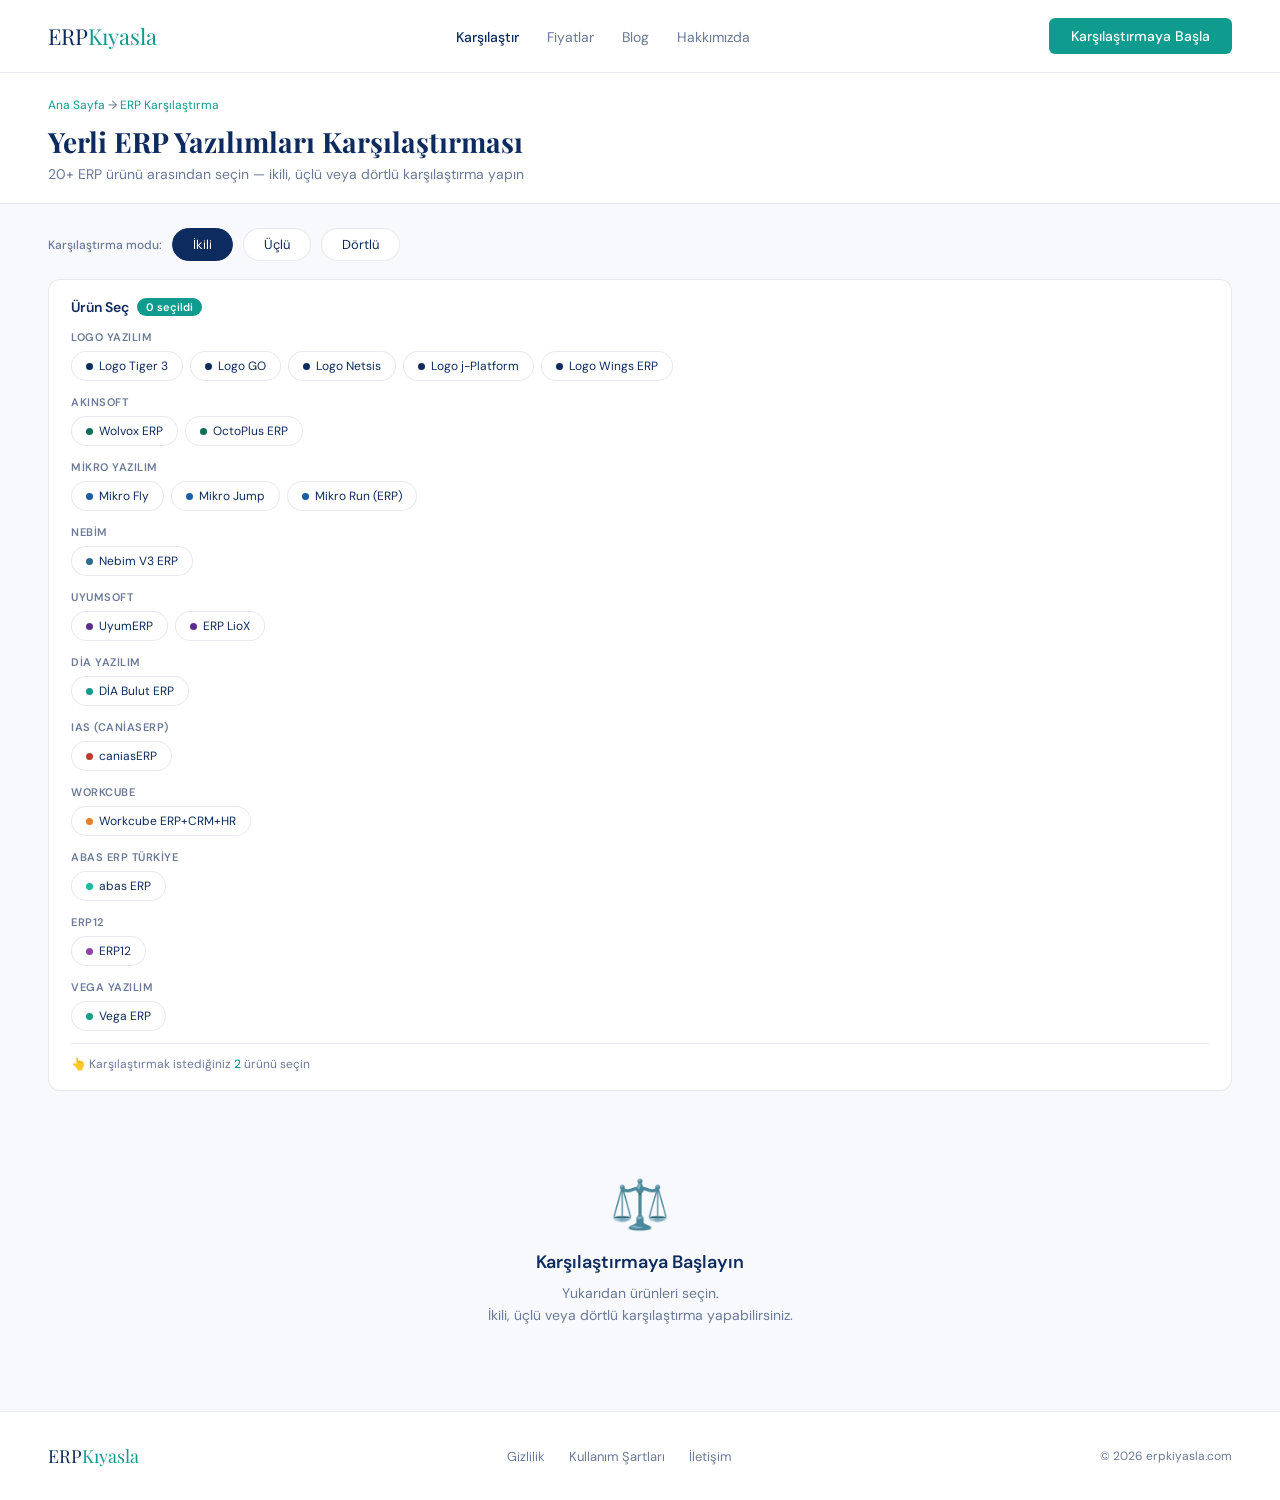
<file: karsilastir.html>
<!DOCTYPE html>
<html lang="tr">
<head>
<meta charset="UTF-8">
<meta name="viewport" content="width=device-width, initial-scale=1.0">
<title>ERP Karşılaştırma - ERPKıyasla</title>
<meta name="description" content="20+ ERP yazılımını yan yana karşılaştırın. Genel özellikler, modüller ve fiyat sekmelerini inceleyin.">
<link href="https://fonts.googleapis.com/css2?family=Playfair+Display:wght@600;700&family=DM+Sans:wght@300;400;500&display=swap" rel="stylesheet">
<link rel="stylesheet" href="style.css">
<style>
/* MODE & PICKER same as before */
.comp-main{padding:24px 48px;background:var(--bg);min-height:60vh;}
.mode-bar{display:flex;align-items:center;gap:10px;margin-bottom:18px;}
.mode-label{font-size:12px;font-weight:500;color:var(--text-muted);}
.mode-btn{padding:7px 20px;border-radius:20px;border:1.5px solid var(--border);background:var(--white);font-size:13px;cursor:pointer;font-family:'DM Sans',sans-serif;color:var(--navy);transition:all .15s;}
.mode-btn.sel{background:var(--navy);color:white;border-color:var(--navy);}
.picker-box{background:var(--white);border:1px solid var(--border);border-radius:12px;padding:18px 22px;margin-bottom:22px;}
.picker-title{font-size:14px;font-weight:600;color:var(--navy);margin-bottom:14px;display:flex;align-items:center;gap:8px;}
.cnt-badge{background:var(--tq);color:white;font-size:11px;padding:2px 9px;border-radius:10px;}
.vendors{display:flex;flex-direction:column;gap:14px;}
.vendor-row{display:flex;flex-direction:column;gap:7px;}
.vendor-name{font-size:11px;font-weight:600;color:var(--text-muted);text-transform:uppercase;letter-spacing:.5px;}
.products-row{display:flex;flex-wrap:wrap;gap:7px;}
.prod-chip{display:inline-flex;align-items:center;gap:6px;padding:6px 14px;border-radius:20px;border:1.5px solid var(--border);background:var(--white);font-size:12px;cursor:pointer;font-family:'DM Sans',sans-serif;color:var(--navy);transition:all .15s;user-select:none;}
.prod-chip:hover{border-color:var(--tq-mid);color:var(--tq);}
.prod-chip.chosen{background:var(--navy);color:white;border-color:var(--navy);}
.prod-chip .dot{width:7px;height:7px;border-radius:50%;flex-shrink:0;}
.picker-hint{font-size:12px;color:var(--text-muted);margin-top:12px;padding-top:12px;border-top:1px solid var(--border);}
.picker-hint span{color:var(--tq);font-weight:500;}

/* VIEW TABS */
.view-tabs{display:flex;gap:4px;margin-bottom:20px;border-bottom:1px solid var(--border);padding-bottom:0;}
.vt{padding:9px 18px;border:none;background:none;font-size:13px;cursor:pointer;color:var(--text-muted);font-family:'DM Sans',sans-serif;border-bottom:2px solid transparent;margin-bottom:-1px;transition:all .15s;}
.vt.on{color:var(--tq);border-bottom-color:var(--tq);font-weight:500;}

/* HEADER CARDS */
.comp-header-grid{display:grid;gap:14px;margin-bottom:22px;}
.erp-header-card{background:var(--white);border:1px solid var(--border);border-radius:12px;padding:18px;text-align:center;position:relative;}
.erp-header-card.top{border-color:var(--tq);}
.top-badge{position:absolute;top:-9px;left:50%;transform:translateX(-50%);background:var(--tq);color:white;font-size:10px;font-weight:600;padding:2px 12px;border-radius:10px;white-space:nowrap;}
.ehc-icon{width:42px;height:42px;border-radius:9px;display:flex;align-items:center;justify-content:center;font-size:13px;font-weight:700;color:white;margin:0 auto 10px;}
.ehc-name{font-size:14px;font-weight:600;color:var(--navy);margin-bottom:2px;}
.ehc-vendor{font-size:11px;color:var(--text-muted);margin-bottom:7px;}
.ehc-score{font-family:'Playfair Display',serif;font-size:24px;color:var(--navy);font-weight:700;}
.ehc-score span{font-size:13px;color:var(--text-muted);font-family:'DM Sans',sans-serif;font-weight:400;}
.ehc-stars{color:#F0A500;font-size:13px;margin-top:3px;}
.ehc-tag{display:inline-block;background:var(--navy-light);color:var(--navy-mid);font-size:10px;padding:2px 9px;border-radius:10px;margin-top:7px;margin-right:3px;}

.sec-title{font-size:15px;font-weight:600;color:var(--navy);margin:20px 0 12px;display:flex;align-items:center;gap:10px;}
.sec-title::after{content:'';flex:1;height:1px;background:var(--border);}

/* SCORE TABLE */
.sc-table{width:100%;background:var(--white);border:1px solid var(--border);border-radius:12px;overflow:hidden;margin-bottom:4px;border-collapse:collapse;}
.sc-table thead tr{background:var(--navy);}
.sc-table thead th{padding:12px 16px;font-size:11px;font-weight:500;color:rgba(255,255,255,.7);text-align:left;}
.sc-table thead th:first-child{color:white;font-size:13px;}
.sc-table tbody td{padding:11px 16px;font-size:12px;border-bottom:1px solid var(--border);vertical-align:middle;}
.sc-table tbody tr:last-child td{border-bottom:none;}
.sc-table tbody tr:hover td{background:var(--navy-light);}
.sc-table tbody td:first-child{color:var(--text-muted);font-size:11px;font-weight:500;}
.bar-w{display:flex;align-items:center;gap:7px;}
.bar-t{flex:1;height:5px;background:var(--navy-light);border-radius:10px;overflow:hidden;min-width:50px;}
.bar-f{height:100%;border-radius:10px;}
.bv{font-size:11px;font-weight:600;color:var(--navy);min-width:22px;text-align:right;}
.ck{color:var(--tq);font-size:15px;}
.cx{color:#C0C8D8;font-size:15px;}

/* MODULE GRID */
.mod-grid{display:grid;gap:14px;margin-bottom:4px;}
.mod-col{background:var(--white);border:1px solid var(--border);border-radius:12px;overflow:hidden;}
.mod-h{padding:11px 16px;font-size:13px;font-weight:600;color:white;display:flex;align-items:center;gap:7px;}
.mod-ic{width:22px;height:22px;background:rgba(255,255,255,.2);border-radius:5px;display:flex;align-items:center;justify-content:center;font-size:10px;font-weight:700;flex-shrink:0;}
.mi{padding:8px 16px;font-size:12px;border-bottom:1px solid var(--border);display:flex;align-items:center;justify-content:space-between;line-height:1.4;}
.mi:last-child{border-bottom:none;}
.mi-left{display:flex;align-items:center;gap:6px;}
.mi .d{width:5px;height:5px;border-radius:50%;flex-shrink:0;}
.mi.y{color:var(--navy);}
.mi.n{color:#C0C8D8;}
.mi.n .d{background:#C0C8D8;}
.mi-badge{font-size:10px;padding:1px 7px;border-radius:10px;flex-shrink:0;}
.mb-dahil{background:var(--tq-light);color:var(--tq);}
.mb-ekstra{background:#FFF8E7;color:#7A5500;}
.mb-yok{background:var(--navy-light);color:var(--text-muted);}

/* PRICE COMPARE */
.price-comp-grid{display:grid;gap:14px;}
.pc-col{background:var(--white);border:1px solid var(--border);border-radius:12px;overflow:hidden;}
.pc-col-head{padding:12px 16px;font-size:13px;font-weight:600;color:white;display:flex;align-items:center;gap:7px;}
.pc-row{padding:9px 16px;font-size:12px;border-bottom:1px solid var(--border);display:flex;justify-content:space-between;align-items:center;}
.pc-row:last-child{border-bottom:none;}
.pc-row-label{color:var(--text-muted);}
.pc-row-val{font-weight:600;color:var(--navy);}

/* PROS CONS */
.pc-grid{display:grid;gap:14px;margin-bottom:4px;}
.pc-card{background:var(--white);border:1px solid var(--border);border-radius:12px;overflow:hidden;}
.pc-hd{padding:11px 16px;font-size:13px;font-weight:600;color:var(--navy);border-bottom:1px solid var(--border);display:flex;align-items:center;gap:8px;}
.pc-ib{width:24px;height:24px;border-radius:6px;display:flex;align-items:center;justify-content:center;font-size:10px;font-weight:700;color:white;flex-shrink:0;}
.pro,.con{padding:7px 16px;font-size:12px;display:flex;align-items:flex-start;gap:6px;border-bottom:1px solid var(--border);line-height:1.5;}
.pro:last-child,.con:last-child{border-bottom:none;}
.pro{color:#0A6B5E;}
.pro::before{content:'+';color:var(--tq);font-weight:700;flex-shrink:0;}
.con{color:#7A4F00;}
.con::before{content:'−';color:#D08000;font-weight:700;flex-shrink:0;}

/* EMPTY & CTA */
.empty{text-align:center;padding:60px 20px;color:var(--text-muted);}
.empty-icon{font-size:48px;margin-bottom:14px;}
.empty h3{font-size:18px;font-weight:600;color:var(--navy);margin-bottom:8px;}
.empty p{font-size:14px;line-height:1.6;}
.comp-cta{background:var(--navy);border-radius:12px;padding:26px 30px;display:flex;align-items:center;justify-content:space-between;margin-top:22px;}
.comp-cta h3{font-family:'Playfair Display',serif;font-size:20px;color:white;margin-bottom:4px;}
.comp-cta h3 em{font-style:normal;color:var(--tq-mid);}
.comp-cta p{font-size:13px;color:rgba(255,255,255,.6);}
.ccb1{background:var(--tq);color:white;border:none;padding:10px 22px;border-radius:6px;font-size:13px;font-weight:500;cursor:pointer;font-family:'DM Sans',sans-serif;white-space:nowrap;}
.ccb2{background:rgba(255,255,255,.1);color:white;border:1px solid rgba(255,255,255,.2);padding:10px 22px;border-radius:6px;font-size:13px;font-weight:500;cursor:pointer;font-family:'DM Sans',sans-serif;white-space:nowrap;}

@media(max-width:900px){.comp-main{padding:16px 20px;}}
</style>
</head>
<body>

<nav class="nav">
  <a href="index.html" class="logo">ERP<span>Kıyasla</span></a>
  <ul class="nav-links">
    <li><a href="karsilastir.html" class="active">Karşılaştır</a></li>
    <li><a href="fiyatlar.html">Fiyatlar</a></li>
    <li><a href="blog.html">Blog</a></li>
    <li><a href="#">Hakkımızda</a></li>
  </ul>
  <a href="karsilastir.html" class="nav-cta">Karşılaştırmaya Başla</a>
</nav>

<div class="page-header">
  <div class="breadcrumb"><a href="index.html">Ana Sayfa</a> → <span style="color:var(--tq)">ERP Karşılaştırma</span></div>
  <h1>Yerli ERP Yazılımları Karşılaştırması</h1>
  <p>20+ ERP ürünü arasından seçin — ikili, üçlü veya dörtlü karşılaştırma yapın</p>
</div>

<div class="comp-main">

  <div class="mode-bar">
    <span class="mode-label">Karşılaştırma modu:</span>
    <button class="mode-btn sel" onclick="setMode(2)">İkili</button>
    <button class="mode-btn" onclick="setMode(3)">Üçlü</button>
    <button class="mode-btn" onclick="setMode(4)">Dörtlü</button>
  </div>

  <div class="picker-box">
    <div class="picker-title">
      Ürün Seç <span class="cnt-badge" id="cnt-badge">0 seçildi</span>
    </div>
    <div class="vendors" id="vendors-list"></div>
    <div class="picker-hint" id="picker-hint">
      👆 Karşılaştırmak istediğiniz <span id="h-n" style="color:var(--tq);font-weight:500">2</span> ürünü seçin
    </div>
  </div>

  <div id="empty-state" class="empty">
    <div class="empty-icon">⚖️</div>
    <h3>Karşılaştırmaya Başlayın</h3>
    <p>Yukarıdan ürünleri seçin.<br>İkili, üçlü veya dörtlü karşılaştırma yapabilirsiniz.</p>
  </div>

  <div id="comp-panel" style="display:none">
    <!-- VIEW TABS -->
    <div class="view-tabs">
      <button class="vt on" onclick="switchView('genel',this)">📊 Genel Bakış</button>
      <button class="vt" onclick="switchView('modul',this)">🧩 Modüller</button>
      <button class="vt" onclick="switchView('fiyat',this)">💰 Fiyat</button>
      <button class="vt" onclick="switchView('proscons',this)">⚡ Artılar & Eksiler</button>
    </div>

    <div class="comp-header-grid" id="header-grid"></div>

    <!-- GENEL VIEW -->
    <div id="view-genel">
      <div class="sec-title">Puan Karşılaştırması</div>
      <table class="sc-table" id="score-table"></table>
    </div>

    <!-- MODÜL VIEW -->
    <div id="view-modul" style="display:none">
      <div class="sec-title">Modül Karşılaştırması</div>
      <div class="mod-grid" id="mod-grid"></div>
    </div>

    <!-- FİYAT VIEW -->
    <div id="view-fiyat" style="display:none">
      <div class="sec-title">Fiyat & Lisans Karşılaştırması</div>
      <div class="price-comp-grid" id="price-grid"></div>
    </div>

    <!-- PROS/CONS VIEW -->
    <div id="view-proscons" style="display:none">
      <div class="sec-title">Artılar & Eksiler</div>
      <div class="pc-grid" id="pc-grid"></div>
    </div>

    <div class="comp-cta">
      <div>
        <h3>Hangi ERP <em>size uygun?</em></h3>
        <p>Fiyat rehberini inceleyin veya detaylı bilgi alın.</p>
      </div>
      <div style="display:flex;gap:10px;">
        <button class="ccb2" onclick="location.href='fiyatlar.html'">Fiyat Rehberi</button>
        <button class="ccb1">Ücretsiz Danışmanlık →</button>
      </div>
    </div>
  </div>

</div>

<footer class="footer">
  <div class="footer-logo">ERP<span>Kıyasla</span></div>
  <ul class="footer-links">
    <li><a href="#">Gizlilik</a></li>
    <li><a href="#">Kullanım Şartları</a></li>
    <li><a href="#">İletişim</a></li>
  </ul>
  <div class="footer-copy">© 2026 erpkiyasla.com</div>
</footer>

<script src="erp-data.js"></script>
<script>
let mode = 2, chosen = [], currentView = 'genel';

function setMode(n) {
  mode = n; chosen = [];
  document.querySelectorAll('.mode-btn').forEach((b,i)=>b.classList.toggle('sel',i===n-2));
  document.getElementById('h-n').textContent = n;
  document.querySelectorAll('.prod-chip').forEach(c=>c.classList.remove('chosen'));
  document.getElementById('cnt-badge').textContent = '0 seçildi';
  document.getElementById('comp-panel').style.display = 'none';
  document.getElementById('empty-state').style.display = 'block';
}

function switchView(view, btn) {
  currentView = view;
  document.querySelectorAll('.vt').forEach(b=>b.classList.remove('on'));
  btn.classList.add('on');
  ['genel','modul','fiyat','proscons'].forEach(v=>{
    document.getElementById('view-'+v).style.display = v===view ? 'block' : 'none';
  });
}

function toggleProduct(id) {
  const chip = document.querySelector(`[data-id="${id}"]`);
  if (chosen.includes(id)) {
    chosen = chosen.filter(x=>x!==id);
    chip.classList.remove('chosen');
  } else {
    if (chosen.length >= mode) {
      const first = chosen.shift();
      document.querySelector(`[data-id="${first}"]`).classList.remove('chosen');
    }
    chosen.push(id);
    chip.classList.add('chosen');
  }
  document.getElementById('cnt-badge').textContent = `${chosen.length} seçildi`;
  if (chosen.length === mode) renderComparison();
  else {
    document.getElementById('comp-panel').style.display = 'none';
    document.getElementById('empty-state').style.display = 'block';
  }
}

function getProduct(id) {
  for (const v of VENDORS) for (const p of v.products) if (p.id===id) return {...p, vcolor:v.color};
  return null;
}

function renderStars(s) {
  return s.replace(/★/g,'<span style="color:#F0A500">★</span>').replace(/½/g,'<span style="color:#F0A500;font-size:10px">½</span>');
}

function renderComparison() {
  const prods = chosen.map(id=>getProduct(id));
  const n = prods.length;
  document.getElementById('empty-state').style.display = 'none';
  const panel = document.getElementById('comp-panel');
  panel.style.display = 'block';
  panel.scrollIntoView({behavior:'smooth', block:'start'});

  // Header
  const hg = document.getElementById('header-grid');
  hg.style.gridTemplateColumns = `repeat(${n},1fr)`;
  const best = Math.max(...prods.map(p=>p.skor));
  hg.innerHTML = prods.map(p=>`
    <div class="erp-header-card ${p.skor===best?'top':''}">
      ${p.skor===best?'<div class="top-badge">En Yüksek Puan</div>':''}
      <div class="ehc-icon" style="background:${p.vcolor}">${p.short}</div>
      <div class="ehc-name">${p.label}</div>
      <div class="ehc-vendor">${p.vendor}</div>
      <div class="ehc-score">${p.skor}<span>/10</span></div>
      <div class="ehc-stars">${renderStars(p.stars)}</div>
      <div class="ehc-tag">${p.olcek}</div>
      <div class="ehc-tag">${p.bulut?'☁️ Bulut':'🖥 On-premise'}</div>
    </div>`).join('');

  // GENEL — Score table
  const cats = ['kullanim','fiyat','entegrasyon','mobil','destek'];
  const catLabels = ['Kullanım Kolaylığı','Fiyat / Performans','Entegrasyon Gücü','Mobil / Bulut','Teknik Destek'];
  const st = document.getElementById('score-table');
  st.innerHTML = `<thead><tr><th>Kategori</th>${prods.map(p=>`<th>${p.label}</th>`).join('')}</tr></thead>
  <tbody>
    ${cats.map((c,ci)=>`<tr><td>${catLabels[ci]}</td>${prods.map(p=>`
      <td><div class="bar-w"><div class="bar-t"><div class="bar-f" style="width:${p.puan[c]*10}%;background:${p.vcolor}"></div></div><span class="bv">${p.puan[c]}</span></div></td>`).join('')}</tr>`).join('')}
    <tr><td>e-Fatura / e-Arşiv</td>${prods.map(p=>`<td>${p.moduller.some(m=>m.includes('e-Fatura')||m.includes('e-Dönüşüm'))?'<span class="ck">✓</span>':'<span class="cx">✗</span>'}</td>`).join('')}</tr>
    <tr><td>Native Bulut</td>${prods.map(p=>`<td>${p.bulut?'<span class="ck">✓</span>':'<span class="cx">✗</span>'}</td>`).join('')}</tr>
    <tr><td>Hedef Kitle</td>${prods.map(p=>`<td style="font-size:11px">${p.olcek}</td>`).join('')}</tr>
    <tr><td>Kurulum Tipi</td>${prods.map(p=>`<td style="font-size:11px">${p.tip}</td>`).join('')}</tr>
  </tbody>`;

  // MODÜL grid
  const mg = document.getElementById('mod-grid');
  mg.style.gridTemplateColumns = `repeat(${n},1fr)`;
  const allModules = [...new Set(prods.flatMap(p=>[...p.moduller,...(p.nomod||[])]))];
  mg.innerHTML = prods.map(p=>`
    <div class="mod-col">
      <div class="mod-h" style="background:${p.vcolor}"><div class="mod-ic">${p.short}</div>${p.label}</div>
      ${allModules.map(m=>{
        const has = p.moduller.includes(m);
        const no = (p.nomod||[]).includes(m);
        if (!has && !no) return '';
        return `<div class="mi ${has?'y':'n'}">
          <div class="mi-left"><div class="d" style="background:${has?p.vcolor:'#C0C8D8'}"></div>${m}</div>
          <span class="mi-badge ${has?'mb-dahil':'mb-yok'}">${has?'Dahil':'Yok'}</span>
        </div>`;
      }).join('')}
    </div>`).join('');

  // FİYAT grid
  const pg = document.getElementById('price-grid');
  pg.style.gridTemplateColumns = `repeat(${n},1fr)`;
  const priceData = {
    'logo-tiger': [['Ana paket (1 kul.)','350.100 ₺/yıl'],['+2 kul. artırım','290.700 ₺'],['+5 kul. artırım','504.700 ₺'],['Lisans modeli','Yıllık (LEM)'],['1. yıl LEM','Ücretsiz']],
    'logo-go': [['Başlangıç (1 kul.)','~85.000 ₺/yıl'],['Lisans modeli','Yıllık (LEM)'],['1. yıl LEM','Ücretsiz'],['e-Fatura','Ek ücret']],
    'logo-wings': [['Fiyatlandırma','Teklif alın'],['Model','Yıllık abonelik'],['Kullanıcı başına','Evet']],
    'logo-netsis': [['Fiyatlandırma','Teklif alın'],['Model','Yıllık LEM'],['Segment','Orta-Büyük']],
    'logo-jplatform': [['Fiyatlandırma','Teklif alın'],['Model','Web tabanlı'],['Bayilik desteği','Evet']],
    'wolvox': [['Başlangıç','~45.000 ₺'],['Model','Tek seferlik'],['Minor güncelleme','Ücretsiz'],['Major versiyon','Ücretli']],
    'octoplus': [['Başlangıç','~15.000 ₺'],['Model','Tek seferlik'],['Minor güncelleme','Ücretsiz']],
    'dia': [['Model','Aylık SaaS'],['IT yatırımı','Sıfır'],['Sunucu','Sıfır'],['Fiyat','Teklif alın']],
    'workcube': [['Model','Bulut / On-premise'],['Kullanıcı sınırı','Sınırsız'],['Fiyat','Teklif alın']],
    'nebim-v3': [['Segment','Perakende'],['Model','Lisans'],['Fiyat','Teklif alın']],
    'liox': [['Model','Aylık SaaS'],['Bulut','Native'],['Fiyat','Teklif alın']],
    'canias': [['Model','On-prem/Bulut/Hibrit'],['Segment','Büyük'],['Fiyat','Proje bazlı — yüksek']],
    'mikro-run': [['Başlangıç','~100.000 ₺'],['Model','Lisans + bakım'],['Deneyim','35+ yıl']],
    'mikro-jump': [['Başlangıç','~60.000 ₺'],['Model','Lisans + bakım'],['Segment','KOBİ']],
    'mikro-fly': [['Başlangıç','~30.000 ₺'],['Model','Lisans'],['Segment','Küçük']],
    'uyum-erp': [['Fiyat','Teklif alın'],['Model','Lisans + bakım']],
    'erp12': [['Model','Aylık SaaS'],['Bulut','Native'],['Fiyat','Teklif alın']],
    'vega': [['Başlangıç','~50.000 ₺'],['Model','Lisans'],['Bulut seçeneği','Mevcut']],
    'abas': [['Model','On-prem / Bulut'],['Segment','Orta-Büyük'],['Fiyat','Yüksek — teklif alın']],
  };
  pg.innerHTML = prods.map(p=>{
    const rows = priceData[p.id] || [['Fiyat','Teklif alın'],['Model','—']];
    return `<div class="pc-col">
      <div class="pc-col-head" style="background:${p.vcolor}"><div class="mod-ic">${p.short}</div>${p.label}</div>
      ${rows.map(([l,v])=>`<div class="pc-row"><span class="pc-row-label">${l}</span><span class="pc-row-val">${v}</span></div>`).join('')}
      <div class="pc-row"><span class="pc-row-label"></span><a href="fiyatlar.html" style="font-size:11px;color:var(--tq);">Detaylı fiyat →</a></div>
    </div>`;
  }).join('');

  // PROS/CONS
  const pcg = document.getElementById('pc-grid');
  pcg.style.gridTemplateColumns = `repeat(${n},1fr)`;
  pcg.innerHTML = prods.map(p=>`
    <div class="pc-card">
      <div class="pc-hd"><div class="pc-ib" style="background:${p.vcolor}">${p.short}</div>${p.label}</div>
      ${p.pros.map(x=>`<div class="pro">${x}</div>`).join('')}
      ${p.cons.map(x=>`<div class="con">${x}</div>`).join('')}
    </div>`).join('');

  // Reset to current view
  switchView(currentView, document.querySelector('.vt.on'));
}

function buildPicker() {
  const vl = document.getElementById('vendors-list');
  VENDORS.forEach(v=>{
    const row = document.createElement('div');
    row.className = 'vendor-row';
    row.innerHTML = `<div class="vendor-name">${v.name}</div>
      <div class="products-row">${v.products.map(p=>`
        <div class="prod-chip" data-id="${p.id}" onclick="toggleProduct('${p.id}')">
          <span class="dot" style="background:${v.color}"></span>${p.label}
        </div>`).join('')}</div>`;
    vl.appendChild(row);
  });
}

buildPicker();
</script>
</body>
</html>
</file>
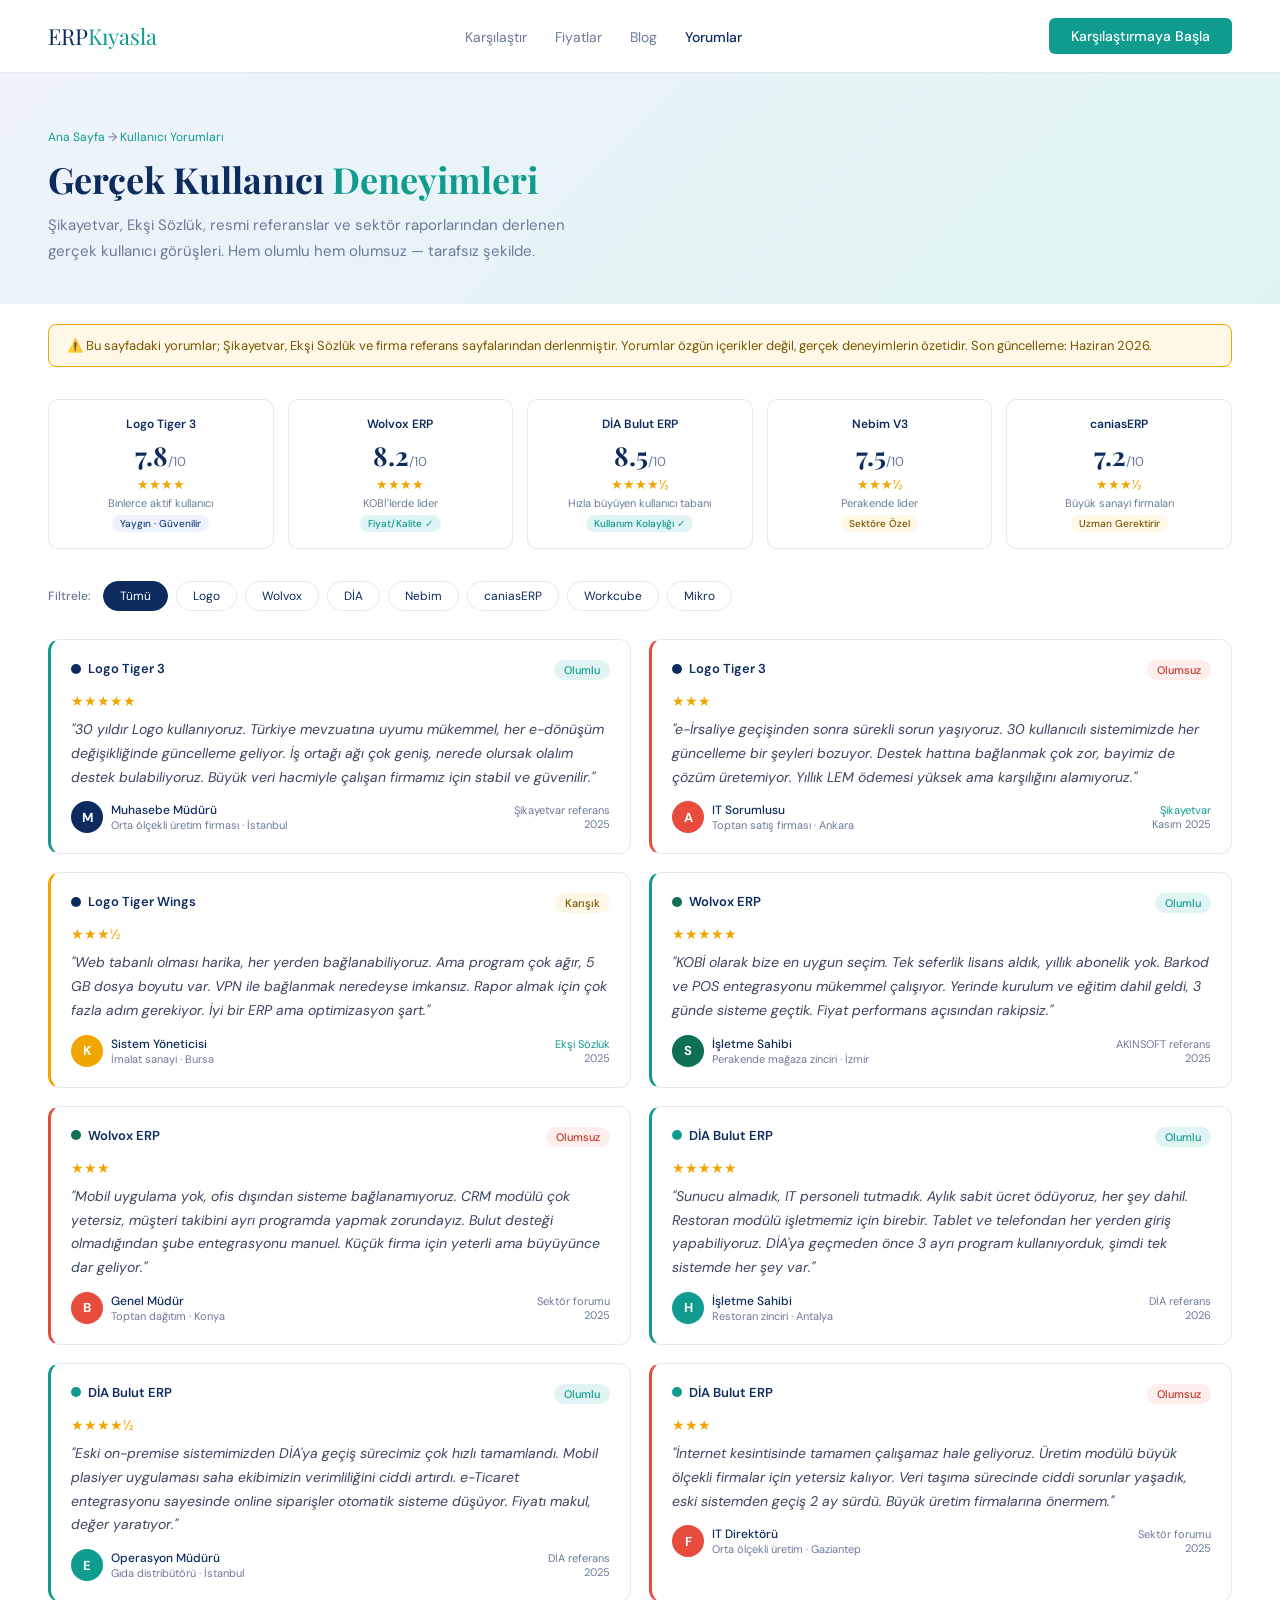
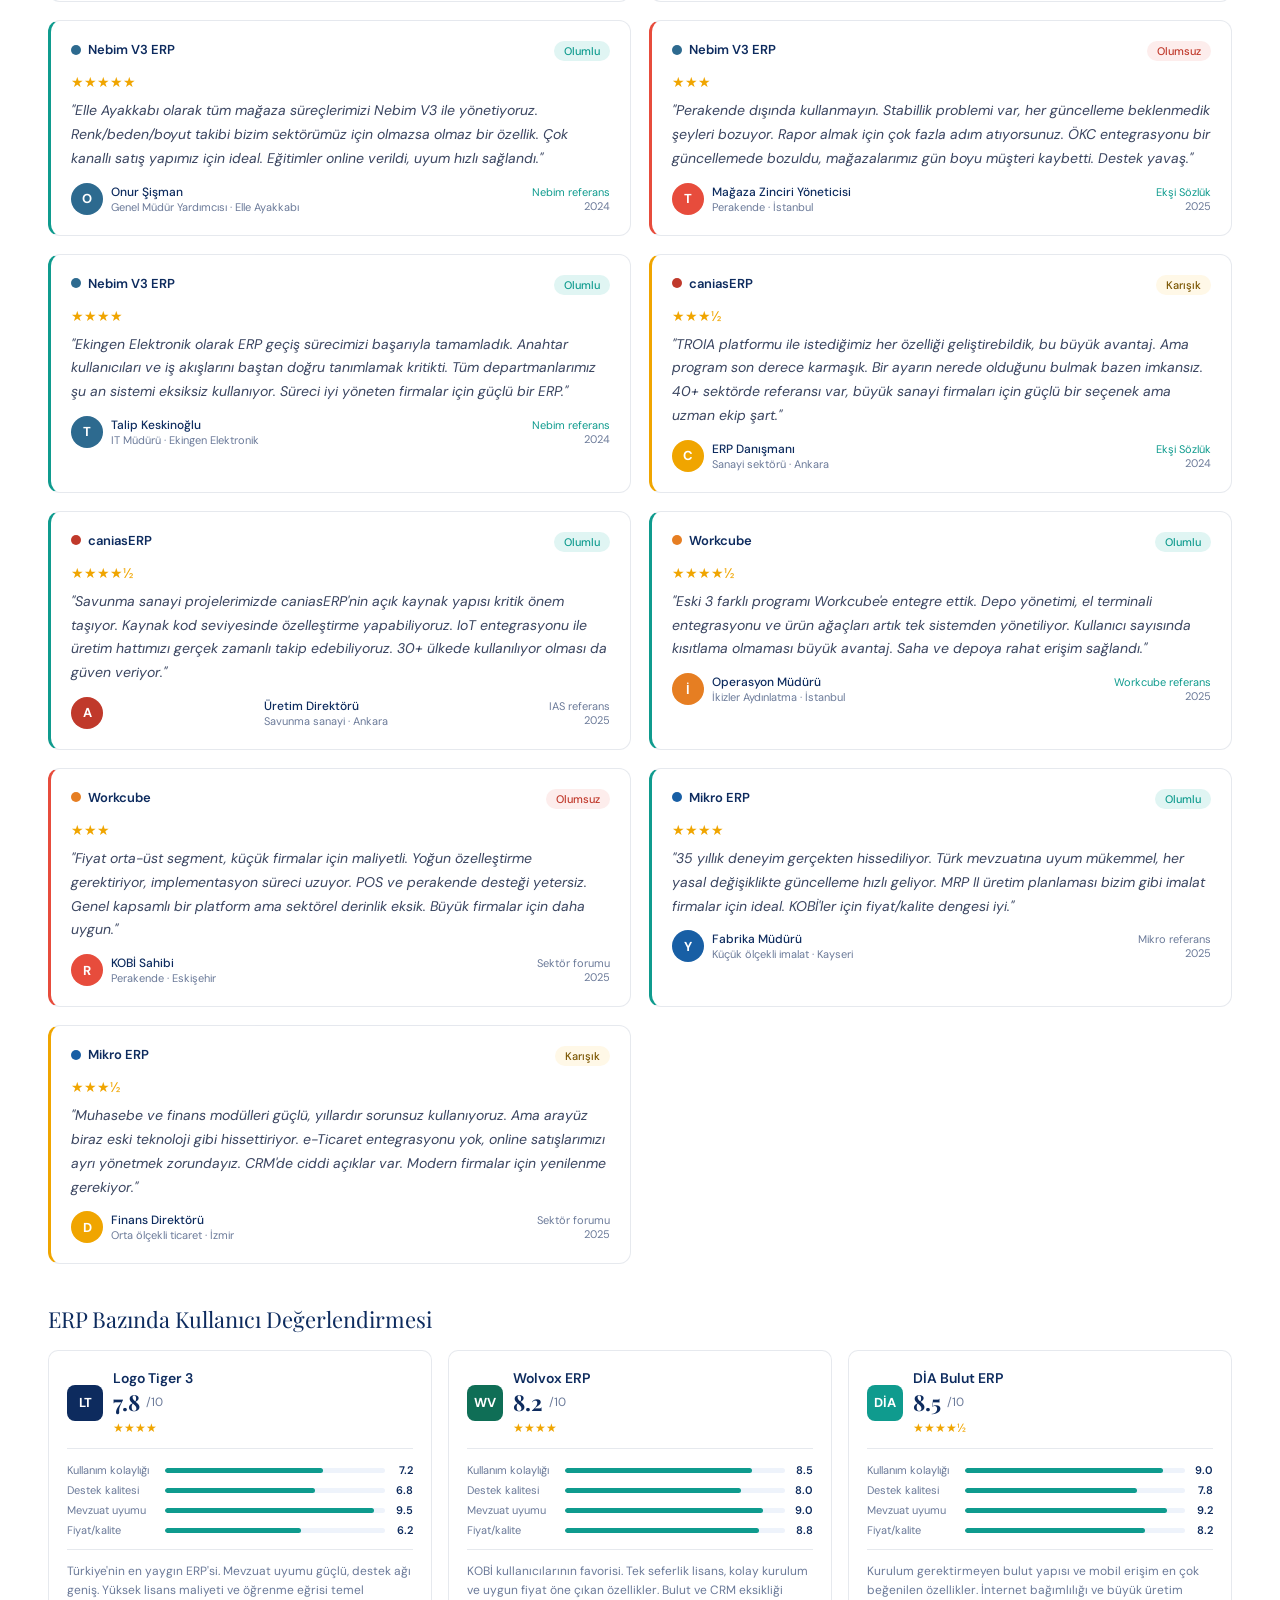
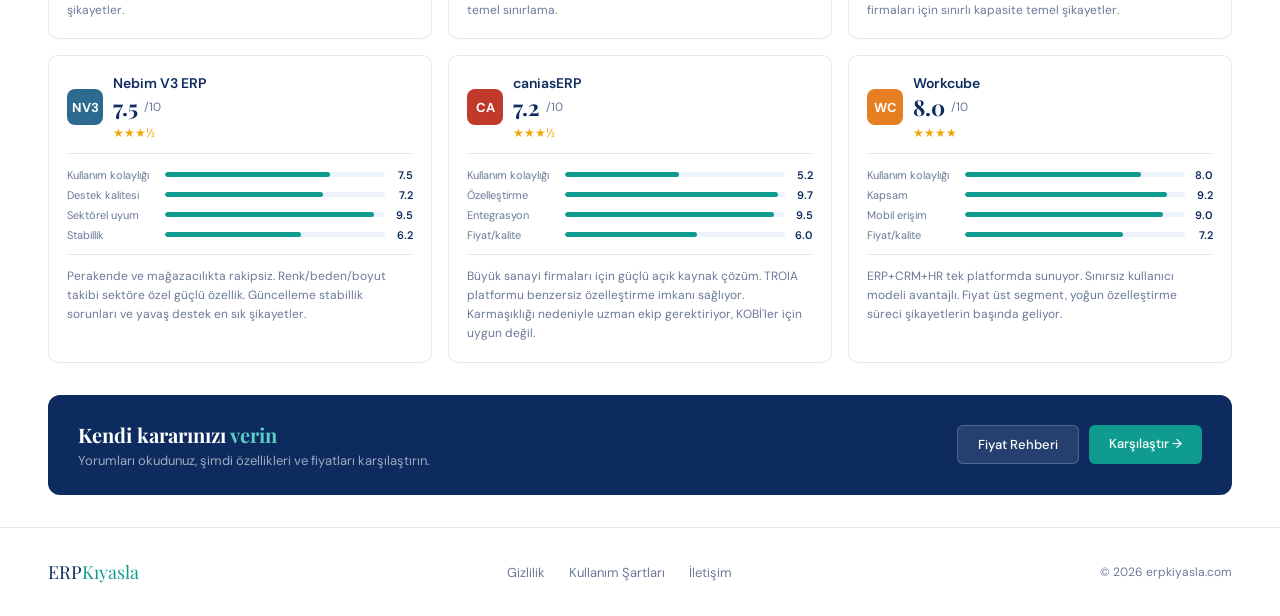
<file: yorumlar.html>
<!DOCTYPE html>
<html lang="tr">
<head>
<meta charset="UTF-8">
<meta name="viewport" content="width=device-width, initial-scale=1.0">
<title>ERP Kullanıcı Yorumları 2026 - ERPKıyasla</title>
<meta name="description" content="Logo Tiger, Wolvox, DİA, Nebim V3 ve daha fazlası için gerçek kullanıcı deneyimleri ve yorumlar.">
<link href="https://fonts.googleapis.com/css2?family=Playfair+Display:wght@600;700&family=DM+Sans:wght@300;400;500&display=swap" rel="stylesheet">
<link rel="stylesheet" href="style.css">
<style>
.rev-hero{background:linear-gradient(135deg,var(--navy-light) 0%,var(--tq-light) 100%);padding:56px 48px 40px;}
.rev-hero h1{font-family:'Playfair Display',serif;font-size:36px;color:var(--navy);margin-bottom:10px;}
.rev-hero h1 em{font-style:normal;color:var(--tq);}
.rev-hero p{font-size:15px;color:var(--text-muted);max-width:560px;line-height:1.7;}
.disclaimer{background:#FFF8E7;border:1px solid #F0A500;border-radius:8px;padding:12px 18px;margin:20px 48px 0;font-size:13px;color:#7A5500;}

/* FILTER BAR */
.rev-main{padding:32px 48px;}
.filter-row{display:flex;gap:8px;flex-wrap:wrap;margin-bottom:28px;align-items:center;}
.filter-label{font-size:12px;font-weight:500;color:var(--text-muted);margin-right:4px;}
.filter-chip{padding:6px 16px;border-radius:20px;border:1.5px solid var(--border);background:var(--white);font-size:12px;cursor:pointer;font-family:'DM Sans',sans-serif;color:var(--navy);transition:all .15s;}
.filter-chip:hover{border-color:var(--tq);color:var(--tq);}
.filter-chip.on{background:var(--navy);color:white;border-color:var(--navy);}

/* STATS ROW */
.stats-row{display:grid;grid-template-columns:repeat(5,1fr);gap:14px;margin-bottom:32px;}
.stat-box{background:var(--white);border:1px solid var(--border);border-radius:10px;padding:16px;text-align:center;}
.stat-erp{font-size:12px;font-weight:600;color:var(--navy);margin-bottom:6px;}
.stat-score{font-family:'Playfair Display',serif;font-size:26px;font-weight:700;color:var(--navy);}
.stat-score span{font-size:13px;font-family:'DM Sans',sans-serif;font-weight:400;color:var(--text-muted);}
.stat-stars{color:#F0A500;font-size:13px;margin:3px 0;}
.stat-count{font-size:11px;color:var(--text-muted);}
.stat-badge{display:inline-block;font-size:10px;padding:2px 8px;border-radius:10px;margin-top:5px;font-weight:500;}
.sb-green{background:var(--tq-light);color:var(--tq);}
.sb-navy{background:var(--navy-light);color:var(--navy-mid);}
.sb-orange{background:#FFF8E7;color:#7A5500;}

/* REVIEW CARDS */
.reviews-grid{display:grid;grid-template-columns:repeat(2,1fr);gap:18px;}
.rev-card{background:var(--white);border:1px solid var(--border);border-radius:12px;padding:20px;transition:box-shadow .2s;}
.rev-card:hover{box-shadow:0 4px 16px rgba(13,43,94,0.08);}
.rev-card.positive{border-left:3px solid var(--tq);}
.rev-card.negative{border-left:3px solid #E74C3C;}
.rev-card.mixed{border-left:3px solid #F0A500;}
.rev-header{display:flex;align-items:flex-start;justify-content:space-between;margin-bottom:12px;}
.rev-erp-badge{display:flex;align-items:center;gap:7px;}
.rev-erp-dot{width:10px;height:10px;border-radius:50%;flex-shrink:0;}
.rev-erp-name{font-size:13px;font-weight:600;color:var(--navy);}
.rev-type{font-size:11px;padding:3px 10px;border-radius:10px;font-weight:500;}
.rt-pos{background:var(--tq-light);color:var(--tq);}
.rt-neg{background:#FDEDEC;color:#C0392B;}
.rt-mix{background:#FFF8E7;color:#7A5500;}
.rev-stars{color:#F0A500;font-size:14px;margin-bottom:8px;}
.rev-text{font-size:14px;line-height:1.7;color:#3A4560;margin-bottom:12px;font-style:italic;}
.rev-text::before{content:'"';}
.rev-text::after{content:'"';}
.rev-footer{display:flex;align-items:center;justify-content:space-between;}
.rev-author{display:flex;align-items:center;gap:8px;}
.rev-avatar{width:32px;height:32px;border-radius:50%;display:flex;align-items:center;justify-content:center;font-size:13px;font-weight:700;color:white;flex-shrink:0;}
.rev-name{font-size:12px;font-weight:500;color:var(--navy);}
.rev-role{font-size:11px;color:var(--text-muted);}
.rev-source{font-size:11px;color:var(--text-muted);text-align:right;}
.rev-source a{color:var(--tq);text-decoration:none;}
.rev-date{font-size:11px;color:var(--text-muted);}

/* SUMMARY TABLE */
.rev-sum-title{font-family:'Playfair Display',serif;font-size:22px;color:var(--navy);margin:40px 0 16px;}
.sum-grid{display:grid;grid-template-columns:repeat(3,1fr);gap:16px;margin-bottom:32px;}
.sum-card{background:var(--white);border:1px solid var(--border);border-radius:10px;padding:18px;}
.sum-card-header{display:flex;align-items:center;gap:10px;margin-bottom:14px;padding-bottom:12px;border-bottom:1px solid var(--border);}
.sum-icon{width:36px;height:36px;border-radius:8px;display:flex;align-items:center;justify-content:center;font-size:13px;font-weight:700;color:white;flex-shrink:0;}
.sum-name{font-size:14px;font-weight:600;color:var(--navy);}
.sum-score-row{display:flex;align-items:center;gap:6px;margin-bottom:3px;}
.sum-score{font-size:22px;font-weight:700;font-family:'Playfair Display',serif;color:var(--navy);}
.sum-stars-sm{color:#F0A500;font-size:12px;}
.bar-row{display:flex;align-items:center;gap:8px;margin-bottom:6px;}
.bar-lbl{font-size:11px;color:var(--text-muted);width:90px;flex-shrink:0;}
.bar-track{flex:1;height:5px;background:var(--navy-light);border-radius:10px;overflow:hidden;}
.bar-fill-tq{height:100%;border-radius:10px;background:var(--tq);}
.bar-val{font-size:11px;font-weight:600;color:var(--navy);min-width:20px;text-align:right;}
.sum-verdict{margin-top:12px;padding-top:12px;border-top:1px solid var(--border);font-size:12px;color:var(--text-muted);line-height:1.6;}

/* CTA */
.rev-cta{background:var(--navy);border-radius:12px;padding:26px 30px;display:flex;align-items:center;justify-content:space-between;margin-top:8px;}
.rev-cta h3{font-family:'Playfair Display',serif;font-size:20px;color:white;margin-bottom:4px;}
.rev-cta h3 em{font-style:normal;color:var(--tq-mid);}
.rev-cta p{font-size:13px;color:rgba(255,255,255,.6);}

@media(max-width:900px){
  .rev-hero,.rev-main{padding:32px 20px;}
  .disclaimer{margin:16px 20px 0;}
  .stats-row{grid-template-columns:repeat(2,1fr);}
  .reviews-grid{grid-template-columns:1fr;}
  .sum-grid{grid-template-columns:1fr;}
}
</style>
</head>
<body>

<nav class="nav">
  <a href="index.html" class="logo">ERP<span>Kıyasla</span></a>
  <ul class="nav-links">
    <li><a href="karsilastir.html">Karşılaştır</a></li>
    <li><a href="fiyatlar.html">Fiyatlar</a></li>
    <li><a href="blog.html">Blog</a></li>
    <li><a href="yorumlar.html" class="active">Yorumlar</a></li>
  </ul>
  <a href="karsilastir.html" class="nav-cta">Karşılaştırmaya Başla</a>
</nav>

<div class="rev-hero">
  <div class="breadcrumb"><a href="index.html">Ana Sayfa</a> → <span style="color:var(--tq)">Kullanıcı Yorumları</span></div>
  <h1>Gerçek Kullanıcı <em>Deneyimleri</em></h1>
  <p>Şikayetvar, Ekşi Sözlük, resmi referanslar ve sektör raporlarından derlenen gerçek kullanıcı görüşleri. Hem olumlu hem olumsuz — tarafsız şekilde.</p>
</div>
<div class="disclaimer">⚠️ Bu sayfadaki yorumlar; Şikayetvar, Ekşi Sözlük ve firma referans sayfalarından derlenmiştir. Yorumlar özgün içerikler değil, gerçek deneyimlerin özetidir. Son güncelleme: Haziran 2026.</div>

<div class="rev-main">

  <!-- GENEL PUANLAR -->
  <div class="stats-row">
    <div class="stat-box">
      <div class="stat-erp">Logo Tiger 3</div>
      <div class="stat-score">7.8<span>/10</span></div>
      <div class="stat-stars">★★★★</div>
      <div class="stat-count">Binlerce aktif kullanıcı</div>
      <span class="stat-badge sb-navy">Yaygın · Güvenilir</span>
    </div>
    <div class="stat-box">
      <div class="stat-erp">Wolvox ERP</div>
      <div class="stat-score">8.2<span>/10</span></div>
      <div class="stat-stars">★★★★</div>
      <div class="stat-count">KOBİ'lerde lider</div>
      <span class="stat-badge sb-green">Fiyat/Kalite ✓</span>
    </div>
    <div class="stat-box">
      <div class="stat-erp">DİA Bulut ERP</div>
      <div class="stat-score">8.5<span>/10</span></div>
      <div class="stat-stars">★★★★½</div>
      <div class="stat-count">Hızla büyüyen kullanıcı tabanı</div>
      <span class="stat-badge sb-green">Kullanım Kolaylığı ✓</span>
    </div>
    <div class="stat-box">
      <div class="stat-erp">Nebim V3</div>
      <div class="stat-score">7.5<span>/10</span></div>
      <div class="stat-stars">★★★½</div>
      <div class="stat-count">Perakende lider</div>
      <span class="stat-badge sb-orange">Sektöre Özel</span>
    </div>
    <div class="stat-box">
      <div class="stat-erp">caniasERP</div>
      <div class="stat-score">7.2<span>/10</span></div>
      <div class="stat-stars">★★★½</div>
      <div class="stat-count">Büyük sanayi firmaları</div>
      <span class="stat-badge sb-orange">Uzman Gerektirir</span>
    </div>
  </div>

  <!-- FİLTRE -->
  <div class="filter-row">
    <span class="filter-label">Filtrele:</span>
    <button class="filter-chip on" onclick="filterReviews('all',this)">Tümü</button>
    <button class="filter-chip" onclick="filterReviews('logo',this)">Logo</button>
    <button class="filter-chip" onclick="filterReviews('wolvox',this)">Wolvox</button>
    <button class="filter-chip" onclick="filterReviews('dia',this)">DİA</button>
    <button class="filter-chip" onclick="filterReviews('nebim',this)">Nebim</button>
    <button class="filter-chip" onclick="filterReviews('canias',this)">caniasERP</button>
    <button class="filter-chip" onclick="filterReviews('workcube',this)">Workcube</button>
    <button class="filter-chip" onclick="filterReviews('mikro',this)">Mikro</button>
  </div>

  <!-- YORUMLAR -->
  <div class="reviews-grid" id="reviews-grid">

    <!-- LOGO TİGER - POZİTİF -->
    <div class="rev-card positive" data-erp="logo">
      <div class="rev-header">
        <div class="rev-erp-badge"><div class="rev-erp-dot" style="background:#0D2B5E"></div><div class="rev-erp-name">Logo Tiger 3</div></div>
        <span class="rev-type rt-pos">Olumlu</span>
      </div>
      <div class="rev-stars">★★★★★</div>
      <div class="rev-text">30 yıldır Logo kullanıyoruz. Türkiye mevzuatına uyumu mükemmel, her e-dönüşüm değişikliğinde güncelleme geliyor. İş ortağı ağı çok geniş, nerede olursak olalım destek bulabiliyoruz. Büyük veri hacmiyle çalışan firmamız için stabil ve güvenilir.</div>
      <div class="rev-footer">
        <div class="rev-author">
          <div class="rev-avatar" style="background:#0D2B5E">M</div>
          <div><div class="rev-name">Muhasebe Müdürü</div><div class="rev-role">Orta ölçekli üretim firması · İstanbul</div></div>
        </div>
        <div class="rev-source">Şikayetvar referans<br><span class="rev-date">2025</span></div>
      </div>
    </div>

    <!-- LOGO TİGER - NEGATİF -->
    <div class="rev-card negative" data-erp="logo">
      <div class="rev-header">
        <div class="rev-erp-badge"><div class="rev-erp-dot" style="background:#0D2B5E"></div><div class="rev-erp-name">Logo Tiger 3</div></div>
        <span class="rev-type rt-neg">Olumsuz</span>
      </div>
      <div class="rev-stars">★★★</div>
      <div class="rev-text">e-İrsaliye geçişinden sonra sürekli sorun yaşıyoruz. 30 kullanıcılı sistemimizde her güncelleme bir şeyleri bozuyor. Destek hattına bağlanmak çok zor, bayimiz de çözüm üretemiyor. Yıllık LEM ödemesi yüksek ama karşılığını alamıyoruz.</div>
      <div class="rev-footer">
        <div class="rev-author">
          <div class="rev-avatar" style="background:#E74C3C">A</div>
          <div><div class="rev-name">IT Sorumlusu</div><div class="rev-role">Toptan satış firması · Ankara</div></div>
        </div>
        <div class="rev-source"><a href="https://www.sikayetvar.com/logo-yazilim" target="_blank">Şikayetvar</a><br><span class="rev-date">Kasım 2025</span></div>
      </div>
    </div>

    <!-- LOGO WINGS - KARIŞIK -->
    <div class="rev-card mixed" data-erp="logo">
      <div class="rev-header">
        <div class="rev-erp-badge"><div class="rev-erp-dot" style="background:#0D2B5E"></div><div class="rev-erp-name">Logo Tiger Wings</div></div>
        <span class="rev-type rt-mix">Karışık</span>
      </div>
      <div class="rev-stars">★★★½</div>
      <div class="rev-text">Web tabanlı olması harika, her yerden bağlanabiliyoruz. Ama program çok ağır, 5 GB dosya boyutu var. VPN ile bağlanmak neredeyse imkansız. Rapor almak için çok fazla adım gerekiyor. İyi bir ERP ama optimizasyon şart.</div>
      <div class="rev-footer">
        <div class="rev-author">
          <div class="rev-avatar" style="background:#F0A500">K</div>
          <div><div class="rev-name">Sistem Yöneticisi</div><div class="rev-role">İmalat sanayi · Bursa</div></div>
        </div>
        <div class="rev-source"><a href="https://eksisozluk.com" target="_blank">Ekşi Sözlük</a><br><span class="rev-date">2025</span></div>
      </div>
    </div>

    <!-- WOLVOX - POZİTİF -->
    <div class="rev-card positive" data-erp="wolvox">
      <div class="rev-header">
        <div class="rev-erp-badge"><div class="rev-erp-dot" style="background:#0F6E56"></div><div class="rev-erp-name">Wolvox ERP</div></div>
        <span class="rev-type rt-pos">Olumlu</span>
      </div>
      <div class="rev-stars">★★★★★</div>
      <div class="rev-text">KOBİ olarak bize en uygun seçim. Tek seferlik lisans aldık, yıllık abonelik yok. Barkod ve POS entegrasyonu mükemmel çalışıyor. Yerinde kurulum ve eğitim dahil geldi, 3 günde sisteme geçtik. Fiyat performans açısından rakipsiz.</div>
      <div class="rev-footer">
        <div class="rev-author">
          <div class="rev-avatar" style="background:#0F6E56">S</div>
          <div><div class="rev-name">İşletme Sahibi</div><div class="rev-role">Perakende mağaza zinciri · İzmir</div></div>
        </div>
        <div class="rev-source">AKINSOFT referans<br><span class="rev-date">2025</span></div>
      </div>
    </div>

    <!-- WOLVOX - NEGATİF -->
    <div class="rev-card negative" data-erp="wolvox">
      <div class="rev-header">
        <div class="rev-erp-badge"><div class="rev-erp-dot" style="background:#0F6E56"></div><div class="rev-erp-name">Wolvox ERP</div></div>
        <span class="rev-type rt-neg">Olumsuz</span>
      </div>
      <div class="rev-stars">★★★</div>
      <div class="rev-text">Mobil uygulama yok, ofis dışından sisteme bağlanamıyoruz. CRM modülü çok yetersiz, müşteri takibini ayrı programda yapmak zorundayız. Bulut desteği olmadığından şube entegrasyonu manuel. Küçük firma için yeterli ama büyüyünce dar geliyor.</div>
      <div class="rev-footer">
        <div class="rev-author">
          <div class="rev-avatar" style="background:#E74C3C">B</div>
          <div><div class="rev-name">Genel Müdür</div><div class="rev-role">Toptan dağıtım · Konya</div></div>
        </div>
        <div class="rev-source">Sektör forumu<br><span class="rev-date">2025</span></div>
      </div>
    </div>

    <!-- DİA - POZİTİF -->
    <div class="rev-card positive" data-erp="dia">
      <div class="rev-header">
        <div class="rev-erp-badge"><div class="rev-erp-dot" style="background:#0F9B8E"></div><div class="rev-erp-name">DİA Bulut ERP</div></div>
        <span class="rev-type rt-pos">Olumlu</span>
      </div>
      <div class="rev-stars">★★★★★</div>
      <div class="rev-text">Sunucu almadık, IT personeli tutmadık. Aylık sabit ücret ödüyoruz, her şey dahil. Restoran modülü işletmemiz için birebir. Tablet ve telefondan her yerden giriş yapabiliyoruz. DİA'ya geçmeden önce 3 ayrı program kullanıyorduk, şimdi tek sistemde her şey var.</div>
      <div class="rev-footer">
        <div class="rev-author">
          <div class="rev-avatar" style="background:#0F9B8E">H</div>
          <div><div class="rev-name">İşletme Sahibi</div><div class="rev-role">Restoran zinciri · Antalya</div></div>
        </div>
        <div class="rev-source">DİA referans<br><span class="rev-date">2026</span></div>
      </div>
    </div>

    <!-- DİA - POZİTİF 2 -->
    <div class="rev-card positive" data-erp="dia">
      <div class="rev-header">
        <div class="rev-erp-badge"><div class="rev-erp-dot" style="background:#0F9B8E"></div><div class="rev-erp-name">DİA Bulut ERP</div></div>
        <span class="rev-type rt-pos">Olumlu</span>
      </div>
      <div class="rev-stars">★★★★½</div>
      <div class="rev-text">Eski on-premise sistemimizden DİA'ya geçiş sürecimiz çok hızlı tamamlandı. Mobil plasiyer uygulaması saha ekibimizin verimliliğini ciddi artırdı. e-Ticaret entegrasyonu sayesinde online siparişler otomatik sisteme düşüyor. Fiyatı makul, değer yaratıyor.</div>
      <div class="rev-footer">
        <div class="rev-author">
          <div class="rev-avatar" style="background:#0F9B8E">E</div>
          <div><div class="rev-name">Operasyon Müdürü</div><div class="rev-role">Gıda distribütörü · İstanbul</div></div>
        </div>
        <div class="rev-source">DİA referans<br><span class="rev-date">2025</span></div>
      </div>
    </div>

    <!-- DİA - NEGATİF -->
    <div class="rev-card negative" data-erp="dia">
      <div class="rev-header">
        <div class="rev-erp-badge"><div class="rev-erp-dot" style="background:#0F9B8E"></div><div class="rev-erp-name">DİA Bulut ERP</div></div>
        <span class="rev-type rt-neg">Olumsuz</span>
      </div>
      <div class="rev-stars">★★★</div>
      <div class="rev-text">İnternet kesintisinde tamamen çalışamaz hale geliyoruz. Üretim modülü büyük ölçekli firmalar için yetersiz kalıyor. Veri taşıma sürecinde ciddi sorunlar yaşadık, eski sistemden geçiş 2 ay sürdü. Büyük üretim firmalarına önermem.</div>
      <div class="rev-footer">
        <div class="rev-author">
          <div class="rev-avatar" style="background:#E74C3C">F</div>
          <div><div class="rev-name">IT Direktörü</div><div class="rev-role">Orta ölçekli üretim · Gaziantep</div></div>
        </div>
        <div class="rev-source">Sektör forumu<br><span class="rev-date">2025</span></div>
      </div>
    </div>

    <!-- NEBİM - POZİTİF -->
    <div class="rev-card positive" data-erp="nebim">
      <div class="rev-header">
        <div class="rev-erp-badge"><div class="rev-erp-dot" style="background:#2D6A8F"></div><div class="rev-erp-name">Nebim V3 ERP</div></div>
        <span class="rev-type rt-pos">Olumlu</span>
      </div>
      <div class="rev-stars">★★★★★</div>
      <div class="rev-text">Elle Ayakkabı olarak tüm mağaza süreçlerimizi Nebim V3 ile yönetiyoruz. Renk/beden/boyut takibi bizim sektörümüz için olmazsa olmaz bir özellik. Çok kanallı satış yapımız için ideal. Eğitimler online verildi, uyum hızlı sağlandı.</div>
      <div class="rev-footer">
        <div class="rev-author">
          <div class="rev-avatar" style="background:#2D6A8F">O</div>
          <div><div class="rev-name">Onur Şişman</div><div class="rev-role">Genel Müdür Yardımcısı · Elle Ayakkabı</div></div>
        </div>
        <div class="rev-source"><a href="https://www.nebim.com.tr" target="_blank">Nebim referans</a><br><span class="rev-date">2024</span></div>
      </div>
    </div>

    <!-- NEBİM - NEGATİF -->
    <div class="rev-card negative" data-erp="nebim">
      <div class="rev-header">
        <div class="rev-erp-badge"><div class="rev-erp-dot" style="background:#2D6A8F"></div><div class="rev-erp-name">Nebim V3 ERP</div></div>
        <span class="rev-type rt-neg">Olumsuz</span>
      </div>
      <div class="rev-stars">★★★</div>
      <div class="rev-text">Perakende dışında kullanmayın. Stabillik problemi var, her güncelleme beklenmedik şeyleri bozuyor. Rapor almak için çok fazla adım atıyorsunuz. ÖKC entegrasyonu bir güncellemede bozuldu, mağazalarımız gün boyu müşteri kaybetti. Destek yavaş.</div>
      <div class="rev-footer">
        <div class="rev-author">
          <div class="rev-avatar" style="background:#E74C3C">T</div>
          <div><div class="rev-name">Mağaza Zinciri Yöneticisi</div><div class="rev-role">Perakende · İstanbul</div></div>
        </div>
        <div class="rev-source"><a href="https://eksisozluk.com/nebim-v3--3371016" target="_blank">Ekşi Sözlük</a><br><span class="rev-date">2025</span></div>
      </div>
    </div>

    <!-- NEBİM - POZİTİF 2 -->
    <div class="rev-card positive" data-erp="nebim">
      <div class="rev-header">
        <div class="rev-erp-badge"><div class="rev-erp-dot" style="background:#2D6A8F"></div><div class="rev-erp-name">Nebim V3 ERP</div></div>
        <span class="rev-type rt-pos">Olumlu</span>
      </div>
      <div class="rev-stars">★★★★</div>
      <div class="rev-text">Ekingen Elektronik olarak ERP geçiş sürecimizi başarıyla tamamladık. Anahtar kullanıcıları ve iş akışlarını baştan doğru tanımlamak kritikti. Tüm departmanlarımız şu an sistemi eksiksiz kullanıyor. Süreci iyi yöneten firmalar için güçlü bir ERP.</div>
      <div class="rev-footer">
        <div class="rev-author">
          <div class="rev-avatar" style="background:#2D6A8F">T</div>
          <div><div class="rev-name">Talip Keskinoğlu</div><div class="rev-role">IT Müdürü · Ekingen Elektronik</div></div>
        </div>
        <div class="rev-source"><a href="https://www.nebim.com.tr" target="_blank">Nebim referans</a><br><span class="rev-date">2024</span></div>
      </div>
    </div>

    <!-- CANİAS - KARIŞIK -->
    <div class="rev-card mixed" data-erp="canias">
      <div class="rev-header">
        <div class="rev-erp-badge"><div class="rev-erp-dot" style="background:#C0392B"></div><div class="rev-erp-name">caniasERP</div></div>
        <span class="rev-type rt-mix">Karışık</span>
      </div>
      <div class="rev-stars">★★★½</div>
      <div class="rev-text">TROIA platformu ile istediğimiz her özelliği geliştirebildik, bu büyük avantaj. Ama program son derece karmaşık. Bir ayarın nerede olduğunu bulmak bazen imkansız. 40+ sektörde referansı var, büyük sanayi firmaları için güçlü bir seçenek ama uzman ekip şart.</div>
      <div class="rev-footer">
        <div class="rev-author">
          <div class="rev-avatar" style="background:#F0A500">C</div>
          <div><div class="rev-name">ERP Danışmanı</div><div class="rev-role">Sanayi sektörü · Ankara</div></div>
        </div>
        <div class="rev-source"><a href="https://eksisozluk.com/canias--785103" target="_blank">Ekşi Sözlük</a><br><span class="rev-date">2024</span></div>
      </div>
    </div>

    <!-- CANİAS - POZİTİF -->
    <div class="rev-card positive" data-erp="canias">
      <div class="rev-header">
        <div class="rev-erp-badge"><div class="rev-erp-dot" style="background:#C0392B"></div><div class="rev-erp-name">caniasERP</div></div>
        <span class="rev-type rt-pos">Olumlu</span>
      </div>
      <div class="rev-stars">★★★★½</div>
      <div class="rev-text">Savunma sanayi projelerimizde caniasERP'nin açık kaynak yapısı kritik önem taşıyor. Kaynak kod seviyesinde özelleştirme yapabiliyoruz. IoT entegrasyonu ile üretim hattımızı gerçek zamanlı takip edebiliyoruz. 30+ ülkede kullanılıyor olması da güven veriyor.</div>
      <div class="rev-footer">
        <div class="rev-avatar" style="background:#C0392B">A</div>
        <div><div class="rev-name">Üretim Direktörü</div><div class="rev-role">Savunma sanayi · Ankara</div></div>
        <div class="rev-source">IAS referans<br><span class="rev-date">2025</span></div>
      </div>
    </div>

    <!-- WORKCUBE - POZİTİF -->
    <div class="rev-card positive" data-erp="workcube">
      <div class="rev-header">
        <div class="rev-erp-badge"><div class="rev-erp-dot" style="background:#E67E22"></div><div class="rev-erp-name">Workcube</div></div>
        <span class="rev-type rt-pos">Olumlu</span>
      </div>
      <div class="rev-stars">★★★★½</div>
      <div class="rev-text">Eski 3 farklı programı Workcube'e entegre ettik. Depo yönetimi, el terminali entegrasyonu ve ürün ağaçları artık tek sistemden yönetiliyor. Kullanıcı sayısında kısıtlama olmaması büyük avantaj. Saha ve depoya rahat erişim sağlandı.</div>
      <div class="rev-footer">
        <div class="rev-author">
          <div class="rev-avatar" style="background:#E67E22">İ</div>
          <div><div class="rev-name">Operasyon Müdürü</div><div class="rev-role">İkizler Aydınlatma · İstanbul</div></div>
        </div>
        <div class="rev-source"><a href="https://www.workcube.com" target="_blank">Workcube referans</a><br><span class="rev-date">2025</span></div>
      </div>
    </div>

    <!-- WORKCUBE - NEGATİF -->
    <div class="rev-card negative" data-erp="workcube">
      <div class="rev-header">
        <div class="rev-erp-badge"><div class="rev-erp-dot" style="background:#E67E22"></div><div class="rev-erp-name">Workcube</div></div>
        <span class="rev-type rt-neg">Olumsuz</span>
      </div>
      <div class="rev-stars">★★★</div>
      <div class="rev-text">Fiyat orta-üst segment, küçük firmalar için maliyetli. Yoğun özelleştirme gerektiriyor, implementasyon süreci uzuyor. POS ve perakende desteği yetersiz. Genel kapsamlı bir platform ama sektörel derinlik eksik. Büyük firmalar için daha uygun.</div>
      <div class="rev-footer">
        <div class="rev-author">
          <div class="rev-avatar" style="background:#E74C3C">R</div>
          <div><div class="rev-name">KOBİ Sahibi</div><div class="rev-role">Perakende · Eskişehir</div></div>
        </div>
        <div class="rev-source">Sektör forumu<br><span class="rev-date">2025</span></div>
      </div>
    </div>

    <!-- MİKRO - POZİTİF -->
    <div class="rev-card positive" data-erp="mikro">
      <div class="rev-header">
        <div class="rev-erp-badge"><div class="rev-erp-dot" style="background:#185FA5"></div><div class="rev-erp-name">Mikro ERP</div></div>
        <span class="rev-type rt-pos">Olumlu</span>
      </div>
      <div class="rev-stars">★★★★</div>
      <div class="rev-text">35 yıllık deneyim gerçekten hissediliyor. Türk mevzuatına uyum mükemmel, her yasal değişiklikte güncelleme hızlı geliyor. MRP II üretim planlaması bizim gibi imalat firmalar için ideal. KOBİ'ler için fiyat/kalite dengesi iyi.</div>
      <div class="rev-footer">
        <div class="rev-author">
          <div class="rev-avatar" style="background:#185FA5">Y</div>
          <div><div class="rev-name">Fabrika Müdürü</div><div class="rev-role">Küçük ölçekli imalat · Kayseri</div></div>
        </div>
        <div class="rev-source">Mikro referans<br><span class="rev-date">2025</span></div>
      </div>
    </div>

    <!-- MİKRO - KARIŞIK -->
    <div class="rev-card mixed" data-erp="mikro">
      <div class="rev-header">
        <div class="rev-erp-badge"><div class="rev-erp-dot" style="background:#185FA5"></div><div class="rev-erp-name">Mikro ERP</div></div>
        <span class="rev-type rt-mix">Karışık</span>
      </div>
      <div class="rev-stars">★★★½</div>
      <div class="rev-text">Muhasebe ve finans modülleri güçlü, yıllardır sorunsuz kullanıyoruz. Ama arayüz biraz eski teknoloji gibi hissettiriyor. e-Ticaret entegrasyonu yok, online satışlarımızı ayrı yönetmek zorundayız. CRM'de ciddi açıklar var. Modern firmalar için yenilenme gerekiyor.</div>
      <div class="rev-footer">
        <div class="rev-author">
          <div class="rev-avatar" style="background:#F0A500">D</div>
          <div><div class="rev-name">Finans Direktörü</div><div class="rev-role">Orta ölçekli ticaret · İzmir</div></div>
        </div>
        <div class="rev-source">Sektör forumu<br><span class="rev-date">2025</span></div>
      </div>
    </div>

  </div><!-- /reviews-grid -->

  <!-- ÖZET DEĞERLENDİRME -->
  <div class="rev-sum-title">ERP Bazında Kullanıcı Değerlendirmesi</div>
  <div class="sum-grid">

    <div class="sum-card">
      <div class="sum-card-header">
        <div class="sum-icon" style="background:#0D2B5E">LT</div>
        <div>
          <div class="sum-name">Logo Tiger 3</div>
          <div class="sum-score-row"><span class="sum-score">7.8</span><span style="color:var(--text-muted);font-size:12px">/10</span></div>
          <div class="sum-stars-sm">★★★★</div>
        </div>
      </div>
      <div class="bar-row"><span class="bar-lbl">Kullanım kolaylığı</span><div class="bar-track"><div class="bar-fill-tq" style="width:72%"></div></div><span class="bar-val">7.2</span></div>
      <div class="bar-row"><span class="bar-lbl">Destek kalitesi</span><div class="bar-track"><div class="bar-fill-tq" style="width:68%"></div></div><span class="bar-val">6.8</span></div>
      <div class="bar-row"><span class="bar-lbl">Mevzuat uyumu</span><div class="bar-track"><div class="bar-fill-tq" style="width:95%"></div></div><span class="bar-val">9.5</span></div>
      <div class="bar-row"><span class="bar-lbl">Fiyat/kalite</span><div class="bar-track"><div class="bar-fill-tq" style="width:62%"></div></div><span class="bar-val">6.2</span></div>
      <div class="sum-verdict">Türkiye'nin en yaygın ERP'si. Mevzuat uyumu güçlü, destek ağı geniş. Yüksek lisans maliyeti ve öğrenme eğrisi temel şikayetler.</div>
    </div>

    <div class="sum-card">
      <div class="sum-card-header">
        <div class="sum-icon" style="background:#0F6E56">WV</div>
        <div>
          <div class="sum-name">Wolvox ERP</div>
          <div class="sum-score-row"><span class="sum-score">8.2</span><span style="color:var(--text-muted);font-size:12px">/10</span></div>
          <div class="sum-stars-sm">★★★★</div>
        </div>
      </div>
      <div class="bar-row"><span class="bar-lbl">Kullanım kolaylığı</span><div class="bar-track"><div class="bar-fill-tq" style="width:85%"></div></div><span class="bar-val">8.5</span></div>
      <div class="bar-row"><span class="bar-lbl">Destek kalitesi</span><div class="bar-track"><div class="bar-fill-tq" style="width:80%"></div></div><span class="bar-val">8.0</span></div>
      <div class="bar-row"><span class="bar-lbl">Mevzuat uyumu</span><div class="bar-track"><div class="bar-fill-tq" style="width:90%"></div></div><span class="bar-val">9.0</span></div>
      <div class="bar-row"><span class="bar-lbl">Fiyat/kalite</span><div class="bar-track"><div class="bar-fill-tq" style="width:88%"></div></div><span class="bar-val">8.8</span></div>
      <div class="sum-verdict">KOBİ kullanıcılarının favorisi. Tek seferlik lisans, kolay kurulum ve uygun fiyat öne çıkan özellikler. Bulut ve CRM eksikliği temel sınırlama.</div>
    </div>

    <div class="sum-card">
      <div class="sum-card-header">
        <div class="sum-icon" style="background:#0F9B8E">DİA</div>
        <div>
          <div class="sum-name">DİA Bulut ERP</div>
          <div class="sum-score-row"><span class="sum-score">8.5</span><span style="color:var(--text-muted);font-size:12px">/10</span></div>
          <div class="sum-stars-sm">★★★★½</div>
        </div>
      </div>
      <div class="bar-row"><span class="bar-lbl">Kullanım kolaylığı</span><div class="bar-track"><div class="bar-fill-tq" style="width:90%"></div></div><span class="bar-val">9.0</span></div>
      <div class="bar-row"><span class="bar-lbl">Destek kalitesi</span><div class="bar-track"><div class="bar-fill-tq" style="width:78%"></div></div><span class="bar-val">7.8</span></div>
      <div class="bar-row"><span class="bar-lbl">Mevzuat uyumu</span><div class="bar-track"><div class="bar-fill-tq" style="width:92%"></div></div><span class="bar-val">9.2</span></div>
      <div class="bar-row"><span class="bar-lbl">Fiyat/kalite</span><div class="bar-track"><div class="bar-fill-tq" style="width:82%"></div></div><span class="bar-val">8.2</span></div>
      <div class="sum-verdict">Kurulum gerektirmeyen bulut yapısı ve mobil erişim en çok beğenilen özellikler. İnternet bağımlılığı ve büyük üretim firmaları için sınırlı kapasite temel şikayetler.</div>
    </div>

    <div class="sum-card">
      <div class="sum-card-header">
        <div class="sum-icon" style="background:#2D6A8F">NV3</div>
        <div>
          <div class="sum-name">Nebim V3 ERP</div>
          <div class="sum-score-row"><span class="sum-score">7.5</span><span style="color:var(--text-muted);font-size:12px">/10</span></div>
          <div class="sum-stars-sm">★★★½</div>
        </div>
      </div>
      <div class="bar-row"><span class="bar-lbl">Kullanım kolaylığı</span><div class="bar-track"><div class="bar-fill-tq" style="width:75%"></div></div><span class="bar-val">7.5</span></div>
      <div class="bar-row"><span class="bar-lbl">Destek kalitesi</span><div class="bar-track"><div class="bar-fill-tq" style="width:72%"></div></div><span class="bar-val">7.2</span></div>
      <div class="bar-row"><span class="bar-lbl">Sektörel uyum</span><div class="bar-track"><div class="bar-fill-tq" style="width:95%"></div></div><span class="bar-val">9.5</span></div>
      <div class="bar-row"><span class="bar-lbl">Stabillik</span><div class="bar-track"><div class="bar-fill-tq" style="width:62%"></div></div><span class="bar-val">6.2</span></div>
      <div class="sum-verdict">Perakende ve mağazacılıkta rakipsiz. Renk/beden/boyut takibi sektöre özel güçlü özellik. Güncelleme stabillik sorunları ve yavaş destek en sık şikayetler.</div>
    </div>

    <div class="sum-card">
      <div class="sum-card-header">
        <div class="sum-icon" style="background:#C0392B">CA</div>
        <div>
          <div class="sum-name">caniasERP</div>
          <div class="sum-score-row"><span class="sum-score">7.2</span><span style="color:var(--text-muted);font-size:12px">/10</span></div>
          <div class="sum-stars-sm">★★★½</div>
        </div>
      </div>
      <div class="bar-row"><span class="bar-lbl">Kullanım kolaylığı</span><div class="bar-track"><div class="bar-fill-tq" style="width:52%"></div></div><span class="bar-val">5.2</span></div>
      <div class="bar-row"><span class="bar-lbl">Özelleştirme</span><div class="bar-track"><div class="bar-fill-tq" style="width:97%"></div></div><span class="bar-val">9.7</span></div>
      <div class="bar-row"><span class="bar-lbl">Entegrasyon</span><div class="bar-track"><div class="bar-fill-tq" style="width:95%"></div></div><span class="bar-val">9.5</span></div>
      <div class="bar-row"><span class="bar-lbl">Fiyat/kalite</span><div class="bar-track"><div class="bar-fill-tq" style="width:60%"></div></div><span class="bar-val">6.0</span></div>
      <div class="sum-verdict">Büyük sanayi firmaları için güçlü açık kaynak çözüm. TROIA platformu benzersiz özelleştirme imkanı sağlıyor. Karmaşıklığı nedeniyle uzman ekip gerektiriyor, KOBİ'ler için uygun değil.</div>
    </div>

    <div class="sum-card">
      <div class="sum-card-header">
        <div class="sum-icon" style="background:#E67E22">WC</div>
        <div>
          <div class="sum-name">Workcube</div>
          <div class="sum-score-row"><span class="sum-score">8.0</span><span style="color:var(--text-muted);font-size:12px">/10</span></div>
          <div class="sum-stars-sm">★★★★</div>
        </div>
      </div>
      <div class="bar-row"><span class="bar-lbl">Kullanım kolaylığı</span><div class="bar-track"><div class="bar-fill-tq" style="width:80%"></div></div><span class="bar-val">8.0</span></div>
      <div class="bar-row"><span class="bar-lbl">Kapsam</span><div class="bar-track"><div class="bar-fill-tq" style="width:92%"></div></div><span class="bar-val">9.2</span></div>
      <div class="bar-row"><span class="bar-lbl">Mobil erişim</span><div class="bar-track"><div class="bar-fill-tq" style="width:90%"></div></div><span class="bar-val">9.0</span></div>
      <div class="bar-row"><span class="bar-lbl">Fiyat/kalite</span><div class="bar-track"><div class="bar-fill-tq" style="width:72%"></div></div><span class="bar-val">7.2</span></div>
      <div class="sum-verdict">ERP+CRM+HR tek platformda sunuyor. Sınırsız kullanıcı modeli avantajlı. Fiyat üst segment, yoğun özelleştirme süreci şikayetlerin başında geliyor.</div>
    </div>

  </div>

  <div class="rev-cta">
    <div>
      <h3>Kendi kararınızı <em>verin</em></h3>
      <p>Yorumları okudunuz, şimdi özellikleri ve fiyatları karşılaştırın.</p>
    </div>
    <div style="display:flex;gap:10px;">
      <a href="fiyatlar.html" style="background:rgba(255,255,255,.1);color:white;border:1px solid rgba(255,255,255,.2);padding:10px 20px;border-radius:6px;font-size:13px;font-weight:500;text-decoration:none;">Fiyat Rehberi</a>
      <a href="karsilastir.html" style="background:var(--tq);color:white;padding:10px 20px;border-radius:6px;font-size:13px;font-weight:500;text-decoration:none;">Karşılaştır →</a>
    </div>
  </div>

</div>

<footer class="footer">
  <div class="footer-logo">ERP<span>Kıyasla</span></div>
  <ul class="footer-links">
    <li><a href="#">Gizlilik</a></li>
    <li><a href="#">Kullanım Şartları</a></li>
    <li><a href="#">İletişim</a></li>
  </ul>
  <div class="footer-copy">© 2026 erpkiyasla.com</div>
</footer>

<script>
function filterReviews(erp, btn) {
  document.querySelectorAll('.filter-chip').forEach(c=>c.classList.remove('on'));
  btn.classList.add('on');
  document.querySelectorAll('.rev-card').forEach(card=>{
    if (erp==='all') {
      card.style.display='block';
    } else {
      card.style.display = card.dataset.erp===erp ? 'block' : 'none';
    }
  });
}
</script>
</body>
</html>
</file>
<file: style.css>
/* =====================
   ERPKıyasla - style.css
   ===================== */

@import url('https://fonts.googleapis.com/css2?family=Playfair+Display:wght@600;700&family=DM+Sans:wght@300;400;500&display=swap');

:root {
  --tq: #0F9B8E;
  --tq-light: #E0F5F3;
  --tq-mid: #5DCDC4;
  --navy: #0D2B5E;
  --navy-mid: #1A4080;
  --navy-light: #EEF3FB;
  --white: #FFFFFF;
  --text-muted: #6B7A99;
  --border: rgba(13,43,94,0.1);
  --bg: #F7F9FC;
}

* { box-sizing: border-box; margin: 0; padding: 0; }

body {
  font-family: 'DM Sans', sans-serif;
  color: var(--navy);
  background: var(--white);
}

/* ---- NAV ---- */
.nav {
  display: flex;
  align-items: center;
  justify-content: space-between;
  padding: 18px 48px;
  border-bottom: 1px solid var(--border);
  background: var(--white);
  position: sticky;
  top: 0;
  z-index: 100;
}
.logo {
  font-family: 'Playfair Display', serif;
  font-size: 22px;
  color: var(--navy);
  text-decoration: none;
}
.logo span { color: var(--tq); }
.nav-links { display: flex; gap: 28px; list-style: none; }
.nav-links a {
  text-decoration: none;
  font-size: 14px;
  color: var(--text-muted);
  transition: color 0.2s;
}
.nav-links a:hover, .nav-links a.active { color: var(--navy); font-weight: 500; }
.nav-cta {
  background: var(--tq);
  color: white;
  padding: 9px 22px;
  border-radius: 6px;
  font-size: 14px;
  font-weight: 500;
  text-decoration: none;
  transition: background 0.2s;
}
.nav-cta:hover { background: var(--navy); }

/* ---- HERO ---- */
.hero {
  padding: 80px 48px 64px;
  display: grid;
  grid-template-columns: 1fr 1fr;
  gap: 56px;
  align-items: center;
  background: linear-gradient(135deg, var(--navy-light) 0%, var(--tq-light) 100%);
  position: relative;
  overflow: hidden;
}
.hero::before {
  content: '';
  position: absolute;
  right: -100px; top: -100px;
  width: 380px; height: 380px;
  border-radius: 50%;
  background: rgba(15,155,142,0.07);
  pointer-events: none;
}
.hero-badge {
  display: inline-flex;
  align-items: center;
  gap: 6px;
  background: rgba(15,155,142,0.12);
  color: var(--tq);
  font-size: 12px;
  font-weight: 500;
  padding: 5px 14px;
  border-radius: 20px;
  margin-bottom: 20px;
  width: fit-content;
}
.hero h1 {
  font-family: 'Playfair Display', serif;
  font-size: 42px;
  line-height: 1.2;
  color: var(--navy);
  margin-bottom: 18px;
  letter-spacing: -0.5px;
}
.hero h1 em { font-style: normal; color: var(--tq); }
.hero p {
  font-size: 16px;
  line-height: 1.7;
  color: var(--text-muted);
  margin-bottom: 32px;
  max-width: 460px;
}
.hero-btns { display: flex; gap: 12px; align-items: center; }
.btn-primary {
  background: var(--navy);
  color: white;
  padding: 13px 30px;
  border-radius: 6px;
  font-size: 15px;
  font-weight: 500;
  text-decoration: none;
  transition: background 0.2s;
}
.btn-primary:hover { background: var(--navy-mid); }
.btn-secondary {
  background: transparent;
  color: var(--tq);
  padding: 13px 24px;
  border-radius: 6px;
  font-size: 15px;
  font-weight: 500;
  border: 1.5px solid var(--tq);
  text-decoration: none;
  transition: all 0.2s;
}
.btn-secondary:hover { background: var(--tq-light); }

/* Hero compare cards */
.hero-visual { display: flex; flex-direction: column; gap: 14px; position: relative; z-index: 1; }
.compare-card {
  background: var(--white);
  border-radius: 12px;
  padding: 18px 22px;
  border: 1px solid var(--border);
  box-shadow: 0 4px 24px rgba(13,43,94,0.06);
}
.compare-card-header {
  display: flex;
  align-items: center;
  justify-content: space-between;
  margin-bottom: 14px;
}
.erp-logo-chip {
  font-size: 13px;
  font-weight: 600;
  color: var(--navy);
  display: flex;
  align-items: center;
  gap: 7px;
}
.erp-dot { width: 9px; height: 9px; border-radius: 50%; }
.score-badge {
  font-size: 12px;
  font-weight: 600;
  padding: 3px 10px;
  border-radius: 20px;
}
.score-high { background: rgba(15,155,142,0.12); color: var(--tq); }
.score-mid  { background: rgba(13,43,94,0.08); color: var(--navy-mid); }
.compare-bar-row {
  display: flex;
  align-items: center;
  gap: 10px;
  margin-bottom: 7px;
}
.bar-label { font-size: 11px; color: var(--text-muted); width: 76px; flex-shrink: 0; }
.bar-track {
  flex: 1;
  height: 5px;
  background: var(--navy-light);
  border-radius: 10px;
  overflow: hidden;
}
.bar-fill { height: 100%; border-radius: 10px; transition: width 0.6s ease; }
.bar-tq { background: var(--tq); }
.bar-nv { background: var(--navy-mid); }

/* ---- STATS ---- */
.stats {
  display: grid;
  grid-template-columns: repeat(3, 1fr);
  border-bottom: 1px solid var(--border);
  border-top: 1px solid var(--border);
}
.stat-item {
  padding: 30px;
  text-align: center;
  border-right: 1px solid var(--border);
}
.stat-item:last-child { border-right: none; }
.stat-num {
  font-family: 'Playfair Display', serif;
  font-size: 34px;
  font-weight: 700;
  color: var(--navy);
  margin-bottom: 4px;
}
.stat-num span { color: var(--tq); }
.stat-label { font-size: 13px; color: var(--text-muted); }

/* ---- SECTIONS ---- */
.section { padding: 60px 48px; }
.section-alt { background: var(--navy-light); }
.section-header {
  display: flex;
  justify-content: space-between;
  align-items: flex-end;
  margin-bottom: 32px;
}
.section-title {
  font-family: 'Playfair Display', serif;
  font-size: 28px;
  color: var(--navy);
  letter-spacing: -0.3px;
}
.section-sub { font-size: 14px; color: var(--text-muted); margin-top: 4px; }
.see-all {
  font-size: 14px;
  color: var(--tq);
  font-weight: 500;
  text-decoration: none;
}
.see-all:hover { text-decoration: underline; }

/* ---- ERP GRID ---- */
.erp-grid {
  display: grid;
  grid-template-columns: repeat(3, 1fr);
  gap: 18px;
}
.erp-item {
  border: 1px solid var(--border);
  border-radius: 12px;
  padding: 22px;
  background: var(--white);
  cursor: pointer;
  transition: border-color 0.2s, box-shadow 0.2s;
}
.erp-item:hover {
  border-color: var(--tq);
  box-shadow: 0 4px 20px rgba(15,155,142,0.1);
}
.erp-item-top {
  display: flex;
  justify-content: space-between;
  align-items: flex-start;
  margin-bottom: 12px;
}
.erp-icon {
  width: 40px; height: 40px;
  border-radius: 9px;
  display: flex;
  align-items: center;
  justify-content: center;
  font-size: 12px;
  font-weight: 700;
  color: white;
}
.erp-rating {
  display: flex;
  align-items: center;
  gap: 4px;
  font-size: 14px;
  font-weight: 500;
  color: var(--navy);
}
.star { color: #F0A500; }
.erp-name { font-size: 16px; font-weight: 600; color: var(--navy); margin-bottom: 5px; }
.erp-desc { font-size: 13px; color: var(--text-muted); line-height: 1.5; margin-bottom: 14px; }
.erp-tags { display: flex; gap: 6px; flex-wrap: wrap; }
.tag {
  font-size: 11px;
  padding: 3px 9px;
  border-radius: 4px;
  background: var(--navy-light);
  color: var(--navy-mid);
  font-weight: 500;
}
.tag.tq { background: var(--tq-light); color: var(--tq); }

/* ---- BLOG ---- */
.blog-grid {
  display: grid;
  grid-template-columns: 2fr 1fr 1fr;
  gap: 18px;
}
.blog-card {
  border-radius: 12px;
  background: var(--white);
  border: 1px solid var(--border);
  overflow: hidden;
  transition: box-shadow 0.2s;
}
.blog-card:hover { box-shadow: 0 4px 16px rgba(13,43,94,0.08); }
.blog-img {
  height: 150px;
  display: flex;
  align-items: center;
  justify-content: center;
  font-size: 36px;
}
.blog-body { padding: 18px; }
.blog-cat {
  font-size: 11px;
  font-weight: 600;
  color: var(--tq);
  text-transform: uppercase;
  letter-spacing: 0.5px;
  margin-bottom: 7px;
}
.blog-title {
  font-size: 15px;
  font-weight: 600;
  color: var(--navy);
  line-height: 1.4;
  margin-bottom: 8px;
}
.blog-meta { font-size: 12px; color: var(--text-muted); }

/* ---- CTA STRIP ---- */
.cta-strip {
  background: var(--navy);
  padding: 56px 48px;
  text-align: center;
}
.cta-strip h2 {
  font-family: 'Playfair Display', serif;
  font-size: 32px;
  color: white;
  margin-bottom: 10px;
}
.cta-strip h2 em { font-style: normal; color: var(--tq-mid); }
.cta-strip p { font-size: 15px; color: rgba(255,255,255,0.6); margin-bottom: 28px; }
.cta-input-row {
  display: flex;
  max-width: 460px;
  margin: 0 auto;
  gap: 10px;
}
.cta-input {
  flex: 1;
  padding: 12px 18px;
  border-radius: 6px;
  border: 1px solid rgba(255,255,255,0.15);
  background: rgba(255,255,255,0.1);
  color: white;
  font-size: 14px;
  font-family: 'DM Sans', sans-serif;
  outline: none;
}
.cta-input::placeholder { color: rgba(255,255,255,0.4); }
.cta-btn {
  background: var(--tq);
  color: white;
  padding: 12px 24px;
  border: none;
  border-radius: 6px;
  font-size: 14px;
  font-weight: 500;
  cursor: pointer;
  font-family: 'DM Sans', sans-serif;
  white-space: nowrap;
  transition: background 0.2s;
}
.cta-btn:hover { background: var(--tq-mid); }

/* ---- FOOTER ---- */
.footer {
  padding: 32px 48px;
  display: flex;
  justify-content: space-between;
  align-items: center;
  border-top: 1px solid var(--border);
}
.footer-logo {
  font-family: 'Playfair Display', serif;
  font-size: 18px;
  color: var(--navy);
}
.footer-logo span { color: var(--tq); }
.footer-links { display: flex; gap: 24px; list-style: none; }
.footer-links a { font-size: 13px; color: var(--text-muted); text-decoration: none; }
.footer-links a:hover { color: var(--navy); }
.footer-copy { font-size: 12px; color: var(--text-muted); }

/* ---- KARŞILAŞTIRMA SAYFASI ---- */
.page-header {
  background: var(--white);
  padding: 24px 48px 0;
  border-bottom: 1px solid var(--border);
}
.breadcrumb { font-size: 12px; color: var(--text-muted); margin-bottom: 10px; }
.breadcrumb a { color: var(--tq); text-decoration: none; }
.page-header h1 {
  font-family: 'Playfair Display', serif;
  font-size: 28px;
  color: var(--navy);
  margin-bottom: 5px;
}
.page-header p { font-size: 14px; color: var(--text-muted); margin-bottom: 20px; }
.filter-bar {
  display: flex;
  gap: 4px;
  border-bottom: 1px solid var(--border);
  margin: 0 -48px;
  padding: 0 48px;
}
.filter-tab {
  font-size: 13px;
  padding: 10px 16px;
  border: none;
  background: none;
  cursor: pointer;
  color: var(--text-muted);
  font-family: 'DM Sans', sans-serif;
  border-bottom: 2px solid transparent;
  margin-bottom: -1px;
  transition: all 0.15s;
}
.filter-tab.active { color: var(--tq); border-bottom-color: var(--tq); font-weight: 500; }
.filter-tab:hover { color: var(--navy); }

/* Comparison page main */
.comp-main { padding: 24px 48px; background: var(--bg); min-height: 60vh; }
.mode-bar { display: flex; align-items: center; gap: 10px; margin-bottom: 18px; }
.mode-label { font-size: 12px; font-weight: 500; color: var(--text-muted); }
.mode-btn {
  padding: 7px 20px;
  border-radius: 20px;
  border: 1.5px solid var(--border);
  background: var(--white);
  font-size: 13px;
  cursor: pointer;
  font-family: 'DM Sans', sans-serif;
  color: var(--navy);
  transition: all .15s;
}
.mode-btn.sel { background: var(--navy); color: white; border-color: var(--navy); }

/* Picker */
.picker-box {
  background: var(--white);
  border: 1px solid var(--border);
  border-radius: 12px;
  padding: 18px 22px;
  margin-bottom: 22px;
}
.picker-title {
  font-size: 14px;
  font-weight: 600;
  color: var(--navy);
  margin-bottom: 14px;
  display: flex;
  align-items: center;
  gap: 8px;
}
.cnt-badge {
  background: var(--tq);
  color: white;
  font-size: 11px;
  padding: 2px 9px;
  border-radius: 10px;
}
.vendors { display: flex; flex-direction: column; gap: 14px; }
.vendor-row { display: flex; flex-direction: column; gap: 7px; }
.vendor-name {
  font-size: 11px;
  font-weight: 600;
  color: var(--text-muted);
  text-transform: uppercase;
  letter-spacing: .5px;
}
.products-row { display: flex; flex-wrap: wrap; gap: 7px; }
.prod-chip {
  display: inline-flex;
  align-items: center;
  gap: 6px;
  padding: 6px 14px;
  border-radius: 20px;
  border: 1.5px solid var(--border);
  background: var(--white);
  font-size: 12px;
  cursor: pointer;
  font-family: 'DM Sans', sans-serif;
  color: var(--navy);
  transition: all .15s;
  user-select: none;
}
.prod-chip:hover { border-color: var(--tq-mid); color: var(--tq); }
.prod-chip.chosen { background: var(--navy); color: white; border-color: var(--navy); }
.prod-chip .dot { width: 7px; height: 7px; border-radius: 50%; flex-shrink: 0; }
.picker-hint { font-size: 12px; color: var(--text-muted); margin-top: 12px; padding-top: 12px; border-top: 1px solid var(--border); }
.picker-hint span { color: var(--tq); font-weight: 500; }

/* Compare result */
.comp-panel { display: none; }
.comp-header-grid { display: grid; gap: 14px; margin-bottom: 22px; }
.erp-header-card {
  background: var(--white);
  border: 1px solid var(--border);
  border-radius: 12px;
  padding: 18px;
  text-align: center;
  position: relative;
}
.erp-header-card.top { border-color: var(--tq); }
.top-badge {
  position: absolute;
  top: -9px; left: 50%;
  transform: translateX(-50%);
  background: var(--tq);
  color: white;
  font-size: 10px;
  font-weight: 600;
  padding: 2px 12px;
  border-radius: 10px;
  white-space: nowrap;
}
.ehc-icon {
  width: 42px; height: 42px;
  border-radius: 9px;
  display: flex; align-items: center; justify-content: center;
  font-size: 13px; font-weight: 700; color: white;
  margin: 0 auto 10px;
}
.ehc-name { font-size: 14px; font-weight: 600; color: var(--navy); margin-bottom: 2px; }
.ehc-vendor { font-size: 11px; color: var(--text-muted); margin-bottom: 7px; }
.ehc-score { font-family: 'Playfair Display', serif; font-size: 24px; color: var(--navy); font-weight: 700; }
.ehc-score span { font-size: 13px; color: var(--text-muted); font-family: 'DM Sans', sans-serif; font-weight: 400; }
.ehc-stars { color: #F0A500; font-size: 13px; margin-top: 3px; }
.ehc-tag {
  display: inline-block;
  background: var(--navy-light);
  color: var(--navy-mid);
  font-size: 10px;
  padding: 2px 9px;
  border-radius: 10px;
  margin-top: 7px;
  margin-right: 3px;
}

/* Section divider */
.sec-title {
  font-size: 15px; font-weight: 600; color: var(--navy);
  margin: 22px 0 12px;
  display: flex; align-items: center; gap: 10px;
}
.sec-title::after { content:''; flex:1; height:1px; background:var(--border); }

/* Score table */
.sc-table {
  width: 100%;
  background: var(--white);
  border: 1px solid var(--border);
  border-radius: 12px;
  overflow: hidden;
  margin-bottom: 4px;
  border-collapse: collapse;
}
.sc-table thead tr { background: var(--navy); }
.sc-table thead th {
  padding: 12px 16px;
  font-size: 11px;
  font-weight: 500;
  color: rgba(255,255,255,.7);
  text-align: left;
}
.sc-table thead th:first-child { color: white; font-size: 13px; }
.sc-table tbody td {
  padding: 11px 16px;
  font-size: 12px;
  border-bottom: 1px solid var(--border);
  vertical-align: middle;
}
.sc-table tbody tr:last-child td { border-bottom: none; }
.sc-table tbody tr:hover { background: var(--navy-light); }
.sc-table tbody td:first-child { color: var(--text-muted); font-size: 11px; font-weight: 500; }
.bar-w { display: flex; align-items: center; gap: 7px; }
.bar-t { flex: 1; height: 5px; background: var(--navy-light); border-radius: 10px; overflow: hidden; min-width: 50px; }
.bar-f { height: 100%; border-radius: 10px; }
.bv { font-size: 11px; font-weight: 600; color: var(--navy); min-width: 22px; text-align: right; }
.ck { color: var(--tq); font-size: 15px; }
.cx { color: #C0C8D8; font-size: 15px; }

/* Modules */
.mod-grid { display: grid; gap: 14px; margin-bottom: 4px; }
.mod-col { background: var(--white); border: 1px solid var(--border); border-radius: 12px; overflow: hidden; }
.mod-h {
  padding: 11px 16px;
  font-size: 13px; font-weight: 600; color: white;
  display: flex; align-items: center; gap: 7px;
}
.mod-ic {
  width: 22px; height: 22px;
  background: rgba(255,255,255,.2);
  border-radius: 5px;
  display: flex; align-items: center; justify-content: center;
  font-size: 10px; font-weight: 700; flex-shrink: 0;
}
.mi {
  padding: 8px 16px; font-size: 12px;
  border-bottom: 1px solid var(--border);
  display: flex; align-items: center; gap: 7px; line-height: 1.4;
}
.mi:last-child { border-bottom: none; }
.mi .d { width: 5px; height: 5px; border-radius: 50%; flex-shrink: 0; }
.mi.y { color: var(--navy); }
.mi.n { color: #C0C8D8; }
.mi.n .d { background: #C0C8D8; }

/* Pros / cons */
.pc-grid { display: grid; gap: 14px; margin-bottom: 4px; }
.pc-card { background: var(--white); border: 1px solid var(--border); border-radius: 12px; overflow: hidden; }
.pc-hd {
  padding: 11px 16px; font-size: 13px; font-weight: 600; color: var(--navy);
  border-bottom: 1px solid var(--border);
  display: flex; align-items: center; gap: 8px;
}
.pc-ib {
  width: 24px; height: 24px; border-radius: 6px;
  display: flex; align-items: center; justify-content: center;
  font-size: 10px; font-weight: 700; color: white; flex-shrink: 0;
}
.pro, .con {
  padding: 7px 16px; font-size: 12px;
  display: flex; align-items: flex-start; gap: 6px;
  border-bottom: 1px solid var(--border); line-height: 1.5;
}
.pro:last-child, .con:last-child { border-bottom: none; }
.pro { color: #0A6B5E; }
.pro::before { content: '+'; color: var(--tq); font-weight: 700; flex-shrink: 0; }
.con { color: #7A4F00; }
.con::before { content: '−'; color: #D08000; font-weight: 700; flex-shrink: 0; }

/* Empty state */
.empty { text-align: center; padding: 60px 20px; color: var(--text-muted); }
.empty-icon { font-size: 48px; margin-bottom: 14px; }
.empty h3 { font-size: 18px; font-weight: 600; color: var(--navy); margin-bottom: 8px; }
.empty p { font-size: 14px; line-height: 1.6; }

/* Bottom CTA */
.comp-cta {
  background: var(--navy);
  border-radius: 12px;
  padding: 28px 32px;
  display: flex;
  align-items: center;
  justify-content: space-between;
  margin-top: 24px;
}
.comp-cta h3 { font-family: 'Playfair Display', serif; font-size: 20px; color: white; margin-bottom: 4px; }
.comp-cta h3 em { font-style: normal; color: var(--tq-mid); }
.comp-cta p { font-size: 13px; color: rgba(255,255,255,.6); }
.comp-cta-btns { display: flex; gap: 10px; }
.ccb1 {
  background: var(--tq); color: white; border: none;
  padding: 10px 22px; border-radius: 6px; font-size: 13px;
  font-weight: 500; cursor: pointer; font-family: 'DM Sans', sans-serif; white-space: nowrap;
}
.ccb2 {
  background: rgba(255,255,255,.1); color: white;
  border: 1px solid rgba(255,255,255,.2);
  padding: 10px 22px; border-radius: 6px; font-size: 13px;
  font-weight: 500; cursor: pointer; font-family: 'DM Sans', sans-serif; white-space: nowrap;
}

/* ---- RESPONSIVE ---- */
@media (max-width: 900px) {
  .nav { padding: 14px 20px; }
  .nav-links { display: none; }
  .hero { grid-template-columns: 1fr; padding: 48px 20px; gap: 32px; }
  .hero h1 { font-size: 30px; }
  .hero-visual { display: none; }
  .stats { grid-template-columns: 1fr; }
  .stat-item { border-right: none; border-bottom: 1px solid var(--border); }
  .section { padding: 40px 20px; }
  .erp-grid { grid-template-columns: 1fr 1fr; }
  .blog-grid { grid-template-columns: 1fr; }
  .footer { flex-direction: column; gap: 16px; padding: 24px 20px; text-align: center; }
  .page-header { padding: 20px 20px 0; }
  .filter-bar { margin: 0 -20px; padding: 0 20px; }
  .comp-main { padding: 16px 20px; }
}
@media (max-width: 600px) {
  .erp-grid { grid-template-columns: 1fr; }
  .comp-cta { flex-direction: column; gap: 16px; text-align: center; }
  .comp-cta-btns { justify-content: center; }
}
</file>
